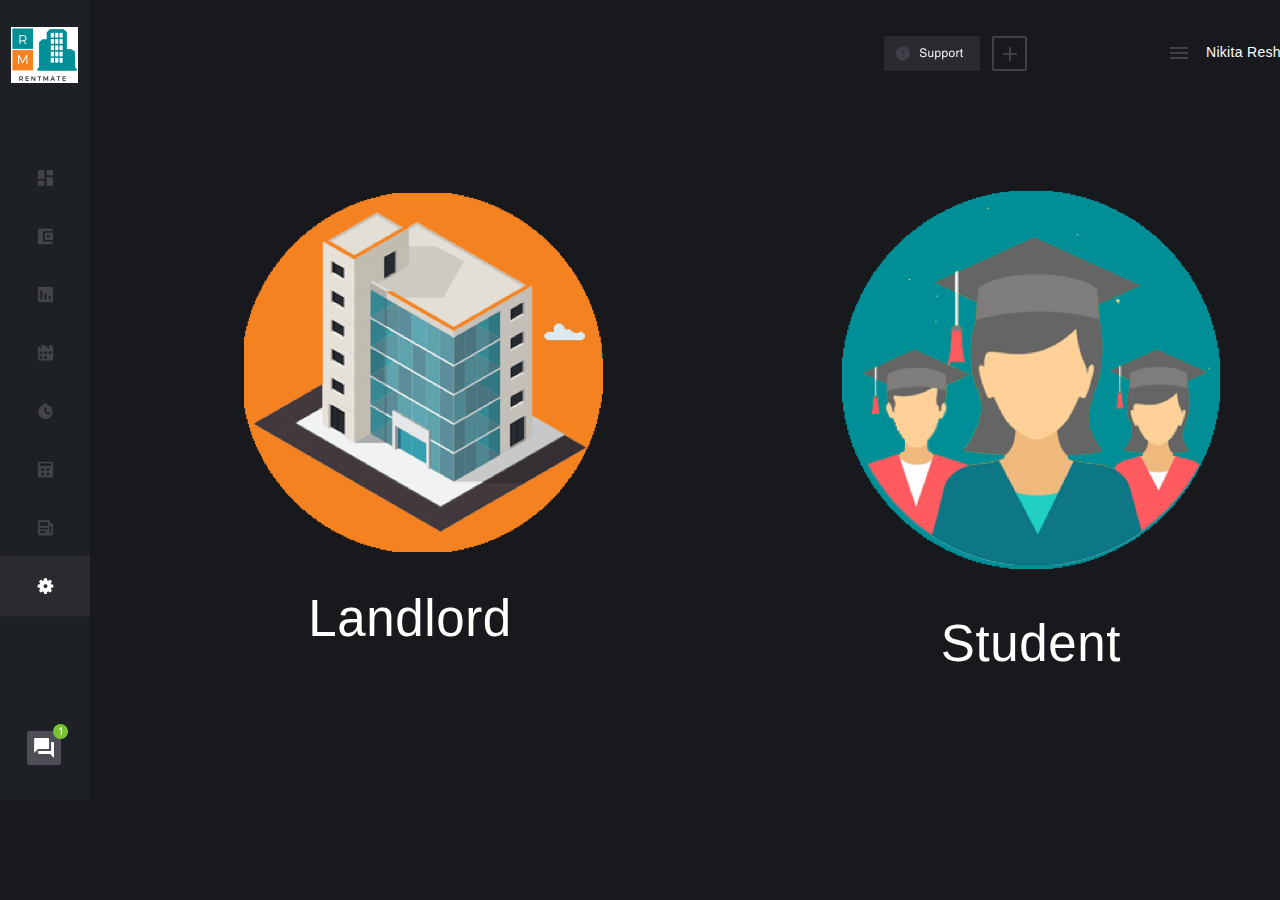
<file: index.html>
<!DOCTYPE html>
<html>
    <head>
        <link href="./img/favicon.png" rel="shortcut icon"/>
        <meta charset="utf-8"/>
        <meta content="width=1400, maximum-scale=1.0" name="viewport"/>
        <link href="./css/index.css" rel="stylesheet" type="text/css"/>
        <meta content="Launchpad by Anima" name="author">
        </meta>
    </head>
    <body style="margin: 0;
 background: rgba(24, 25, 29, 1.0);">
        <input id="anPageName" name="page" type="hidden" value="index"/>
        <div class="index">
            <div style="width: 1400px; height: 100%; position:relative; margin:auto;">
                <div class="rectangle">
                </div>
                <div class="nikitaresheteev">
                    <span class="span1">Nikita Reshetee</span><span class="span2">v</span>
                </div>
                <img anima-src="./img/dashboard-landlord-mask-1@2x.png" class="mask" src="[data-uri]"/>
                <img anima-src="./img/tenant-profile-landlord-mask-1@2x.png" class="mask1" src="[data-uri]"/>
                <div class="rectangle1">
                </div>
                <img anima-src="./img/index-mask-2@2x.png" class="mask2" src="[data-uri]"/>
                <img anima-src="./img/dashboard-tenant-group-5@2x.png" class="group5" src="[data-uri]"/>
                <div class="group8">
                    <img anima-src="./img/tenant-profile-landlord-group-7-1.png" class="group7" src="[data-uri]"/>
                </div>
                <img anima-src="./img/tenant-profile-landlord-final-logo@2x.png" class="finallogo" src="[data-uri]"/>
                <div class="landlord">
                    Landlord
                </div>
                <div class="student">
                    Student
                </div>
                <a href="dashboardlandlord1.html">
                    <img anima-src="./img/index-home.png" class="home" src="[data-uri]"/>
                </a>
                <a href="tenantprofilelandlord.html">
                    <img anima-src="./img/index-m1.png" class="m1" src="[data-uri]"/>
                </a>
            </div>
        </div>
        <!-- Scripts -->
        <script>
            anima_isHidden = function(e) {
                if (!(e instanceof HTMLElement)) return !1;
                if (getComputedStyle(e).display == "none") return !0; else if (e.parentNode && anima_isHidden(e.parentNode)) return !0;
                return !1;
            };
            anima_loadAsyncSrcForTag = function(tag) {
                var elements = document.getElementsByTagName(tag);
                var toLoad = [];
                for (var i = 0; i < elements.length; i++) {
                    var e = elements[i];
                    var src = e.getAttribute("src");
                    var loaded = (src != undefined && src.length > 0 && src != '[data-uri]');
                    if (loaded) continue;
                    var asyncSrc = e.getAttribute("anima-src");
                    if (asyncSrc == undefined || asyncSrc.length == 0) continue;
                    if (anima_isHidden(e)) continue;
                    toLoad.push(e);
                }
                toLoad.sort(function(a, b) {
                    return anima_getTop(a) - anima_getTop(b);
                });
                for (var i = 0; i < toLoad.length; i++) {
                    var e = toLoad[i];
                    var asyncSrc = e.getAttribute("anima-src");
                    e.setAttribute("src", asyncSrc);
                }
            };
            anima_pauseHiddenVideos = function(tag) {
                var elements = document.getElementsByTagName("video");
                for (var i = 0; i < elements.length; i++) {
                    var e = elements[i];
                    var isPlaying = !!(e.currentTime > 0 && !e.paused && !e.ended && e.readyState > 2);
                    var isHidden = anima_isHidden(e);
                    if (!isPlaying && !isHidden && e.getAttribute("autoplay") == "autoplay") {
                        e.play();
                    } else if (isPlaying && isHidden) {
                        e.pause();
                    }
                }
            };
            anima_loadAsyncSrc = function(tag) {
                anima_loadAsyncSrcForTag("img");
                anima_loadAsyncSrcForTag("iframe");
                anima_loadAsyncSrcForTag("video");
                anima_pauseHiddenVideos();
            };
            var anima_getTop = function(e) {
                var top = 0;
                do {
                    top += e.offsetTop || 0;
                    e = e.offsetParent;
                } while (e);
                return top;
            };
            anima_loadAsyncSrc();
            anima_old_onResize = window.onresize;
            anima_new_onResize = undefined;
            anima_updateOnResize = function() {
                if (anima_new_onResize == undefined || window.onresize != anima_new_onResize) {
                    anima_new_onResize = function(x) {
                        if (anima_old_onResize != undefined) anima_old_onResize(x);
                        anima_loadAsyncSrc();
                    };
                    window.onresize = anima_new_onResize;
                    setTimeout(function() {
                        anima_updateOnResize();
                    }, 3000);
                }
            };
            anima_updateOnResize();
            setTimeout(function() {
                anima_loadAsyncSrc();
            }, 200);
        </script>
        <!-- End of Scripts -->
    </body>
</html>
</file>
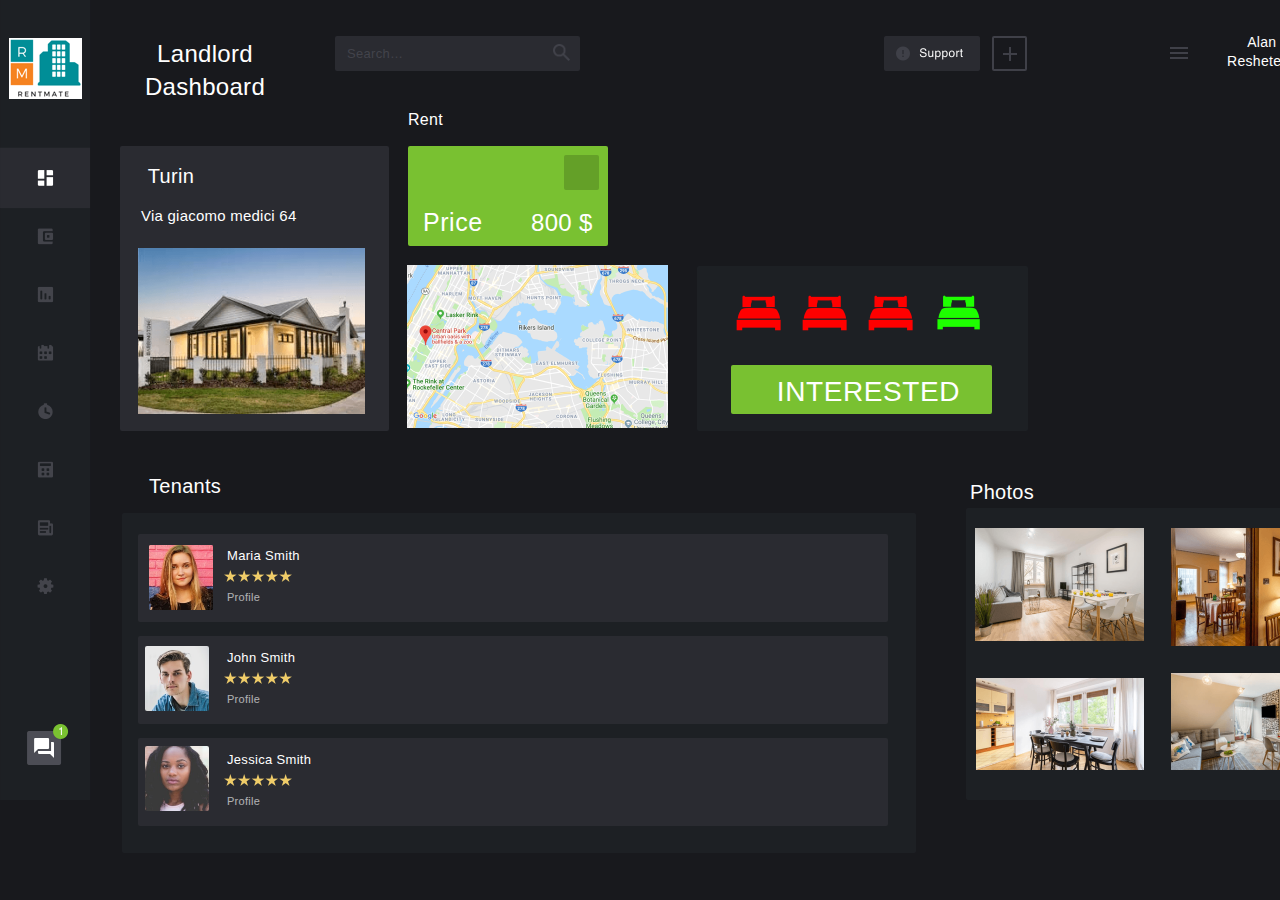
<file: dashboardlandlord.html>
<!DOCTYPE html>
<html>
    <head>
        <link href="./img/favicon.png" rel="shortcut icon"/>
        <meta charset="utf-8"/>
        <meta content="width=1400, maximum-scale=1.0" name="viewport"/>
        <link href="./css/dashboardLandlord.css" rel="stylesheet" type="text/css"/>
        <meta content="Launchpad by Anima" name="author">
        </meta>
    </head>
    <body style="margin: 0;
 background: rgba(24, 25, 29, 1.0);">
        <input id="anPageName" name="page" type="hidden" value="dashboardlandlord"/>
        <div class="dashboardlandlord">
            <div style="width: 1400px; height: 100%; position:relative; margin:auto;">
                <div class="rectangle">
                </div>
                <div class="turin">
                    Turin
                </div>
                <div class="tenants">
                    Tenants
                </div>
                <div class="photos">
                    Photos
                </div>
                <div class="rectangle1">
                </div>
                <div class="rectangle2">
                </div>
                <div class="rectangle3">
                </div>
                <div class="rectangle4">
                </div>
                <div class="rectangle5">
                </div>
                <div class="viagiacomomedici6">
                    Via giacomo medici 64
                </div>
                <div class="landlorddashboard">
                    Landlord Dashboard
                </div>
                <div class="alanresheteev">
                    <span class="span1">Alan<br /> Reshetee</span><span class="span2">v</span>
                </div>
                <div class="searchu2026">
                    <span class="span1">Search</span><span class="span2">…</span>
                </div>
                <div class="price">
                    Price
                </div>
                <div class="a800">
                    800 $
                </div>
                <div class="rent">
                    Rent
                </div>
                <div class="group3">
                    <div class="rectangle31">
                    </div>
                </div>
                <img anima-src="./img/index-mask-2@2x.png" class="mask" src="[data-uri]"/>
                <img anima-src="./img/dashboard-landlord-mask-1@2x.png" class="mask1" src="[data-uri]"/>
                <div class="group5">
                    <img anima-src="./img/dashboard-landlord-rectangle-5.jpg" class="rectangle8" src="[data-uri]"/>
                </div>
                <img anima-src="./img/dashboard-landlord-mask-2@2x.png" class="mask2" src="[data-uri]"/>
                <div class="rectangle11">
                </div>
                <div class="rectangle111">
                </div>
                <div class="rectangle112">
                </div>
                <div class="rectangle113">
                </div>
                <div class="rectangle114">
                </div>
                <div class="rectangle115">
                </div>
                <div class="group">
                    <div class="rectangle12">
                    </div>
                    <img anima-src="./img/dashboard-landlord-stars-4@2x.png" class="stars" src="[data-uri]"/>
                    <div class="mariasmith">
                        Maria Smith
                    </div>
                    <div class="profile">
                        Profile
                    </div>
                </div>
                <div class="group1">
                    <div class="rectangle12">
                    </div>
                    <img anima-src="./img/dashboard-landlord-stars-4@2x.png" class="stars" src="[data-uri]"/>
                    <div class="johnsmith">
                        John Smith
                    </div>
                    <div class="profile">
                        Profile
                    </div>
                </div>
                <div class="group2">
                    <div class="rectangle12">
                    </div>
                    <img anima-src="./img/dashboard-landlord-stars-4@2x.png" class="stars" src="[data-uri]"/>
                    <div class="jessicasmith">
                        Jessica Smith
                    </div>
                    <div class="profile">
                        Profile
                    </div>
                </div>
                <div class="group51">
                    <img anima-src="./img/dashboard-landlord-rectangle-1.jpg" class="rectangle8" src="[data-uri]"/>
                </div>
                <div class="group52">
                    <img anima-src="./img/dashboard-landlord-rectangle-2.jpg" class="rectangle8" src="[data-uri]"/>
                </div>
                <div class="group53">
                    <img anima-src="./img/dashboard-landlord-rectangle-3.jpg" class="rectangle8" src="[data-uri]"/>
                </div>
                <style>
                    .dashboardlandlord .group54-xn4F * {
                        box-sizing          : border-box;
                    }
                    .dashboardlandlord .group54-xn4F {
                        pointer-events      : auto;
                        background-color    : rgba(255,255,255,0.0);
                        top                 : 545px;
                        height              : 65px;
                        width               : 64px;
                        position            : absolute;
                        margin              : 0;
                        left                : 149px;
                        -ms-transform       : rotate(0deg); /* IE 9 */
                        -webkit-transform   : rotate(0deg); /* Chrome, Safari, Opera */
                        transform           : rotate(0deg);
                    }
                    .dashboardlandlord .group54-xn4F .rectangle8 {
                        pointer-events      : none;
                        background-color    : rgba(255,255,255,0.0);
                        top                 : 0px;
                        height              : 65px;
                        width               : 64px;
                        position            : absolute;
                        margin              : 0;
                        left                : 0px;
                        border-radius       : 2px;
                        -ms-transform       : rotate(0deg); /* IE 9 */
                        -webkit-transform   : rotate(0deg); /* Chrome, Safari, Opera */
                        transform           : rotate(0deg);
                    }
                </style>
                <div id="0moVItW">
                    <a href="tenantprofilelandlord1.html">
                        <div class="group54 group54-xn4F component state1" data-initial-state="state1">
                            <img class="rectangle8" src="./img/dashboard-landlord-rectangle-1.jpg"/>
                        </div>
                    </a>
                </div>
                <script>
                    if (typeof String.prototype.endsWith !== 'function') {
                        String.prototype.endsWith = function(suffix) {
                            return this.indexOf(suffix, this.length - suffix.length) !== -1;
                        };
                    }
                    if (!String.prototype.startsWith) {
                        String.prototype.startsWith = function(searchString, position) {
                            position = position || 0;
                            return this.indexOf(searchString, position) === position;
                        };
                    }
                    if (!Array.prototype.forEach) {
                        Array.prototype.forEach = function(callback) {
                            var T, k;
                            if (this == null) {
                                throw new TypeError('this is null or not defined');
                            }
                            var O = Object(this);
                            var len = O.length >>> 0;
                            if (typeof callback !== 'function') {
                                throw new TypeError(callback + ' is not a function');
                            }
                            if (arguments.length > 1) {
                                T = arguments[1];
                            }
                            k = 0;
                            while (k < len) {
                                var kValue;
                                if (k in O) {
                                    kValue = O[k];
                                    callback.call(T, kValue, k, O);
                                }
                                k++;
                            }
                        };
                    }
                    function toArray(obj) {
                        var array = [];
                        for (var i = obj.length >>> 0; i--; ) {
                            array[i] = obj[i];
                        }
                        return array;
                    }
                    function addClass(object, className) {
                        object.classList ? object.classList.add(className) : object.className += ' ' + className;
                    }
                    function removeAllClassesButFirst(component, skipClass) {
                        var classList = component.classList;
                        var componentClass = classList.item(0);
                        var toRemove = [];
                        var beforeComponent = true;
                        toArray(classList).forEach(function(className) {
                            beforeComponent = beforeComponent && className != 'component';
                            if (className != skipClass && className != componentClass && className != 'component' && !beforeComponent) {
                                toRemove.push(className);
                            }
                        });
                        toRemove.forEach(function(className) {
                            classList.remove(className);
                        });
                    }
                    function applyState(component, stateClass) {
                        var componentClass = component.classList.item(0);
                        component.className = componentClass;
                        component.classList.add(stateClass);
                    }
                    function isCurrentState(component, state) {
                        var classList = component.classList;
                        var rv = false;
                        toArray(classList).forEach(function(className) {
                            if (className.endsWith(state)) {
                                rv = true;
                            }
                        });
                        return rv;
                    }
                    function whichTransitionEvent() {
                        var t, el = document.createElement("fakeelement");
                        var transitions = {
                            "transition": "transitionend",
                            "OTransition": "oTransitionEnd",
                            "MozTransition": "transitionend",
                            "WebkitTransition": "webkitTransitionEnd"
                        };
                        for (t in transitions) {
                            if (el.style[t] !== undefined) {
                                return transitions[t];
                            }
                        }
                    }
                    var transitionEvent = whichTransitionEvent();
                </script>
                <img anima-src="./img/dashboard-tenant-group-5@2x.png" class="group55" src="[data-uri]"/>
                <a href="index.html">
                    <div class="group8">
                        <img anima-src="./img/dashboard-landlord-group-7-1.png" class="group7" src="[data-uri]"/>
                    </div>
                </a>
                <img anima-src="./img/dashboard-landlord-bitmap@2x.png" class="bitmap" src="[data-uri]"/>
                <div class="rectangle6">
                </div>
                <div class="interested">
                    INTERESTED
                </div>
                <img anima-src="./img/dashboard-landlord-bedfull-2@2x.png" class="bedfull" src="[data-uri]"/>
                <img anima-src="./img/dashboard-landlord-bedfull-2@2x.png" class="bedfull1" src="[data-uri]"/>
                <img anima-src="./img/dashboard-landlord-bedfull-2@2x.png" class="bedfull2" src="[data-uri]"/>
                <img anima-src="./img/dashboard-landlord-bed@2x.png" class="bed" src="[data-uri]"/>
                <img anima-src="./img/dashboard-landlord-schermata-2019-07-15-alle-190324@2x.png" class="schermata20190715alle190324" src="[data-uri]"/>
                <div class="rectangle7">
                </div>
                <img anima-src="./img/dashboard-landlord-bitmap-1@2x.png" class="bitmap1" src="[data-uri]"/>
                <img anima-src="./img/dashboard-landlord-bitmap-2@2x.png" class="bitmap2" src="[data-uri]"/>
                <img anima-src="./img/dashboard-landlord-bitmap-3@2x.png" class="bitmap3" src="[data-uri]"/>
                <img anima-src="./img/dashboard-landlord-bitmap-4@2x.png" class="bitmap4" src="[data-uri]"/>
            </div>
        </div>
        <!-- Scripts -->
        <script>
            anima_isHidden = function(e) {
                if (!(e instanceof HTMLElement)) return !1;
                if (getComputedStyle(e).display == "none") return !0; else if (e.parentNode && anima_isHidden(e.parentNode)) return !0;
                return !1;
            };
            anima_loadAsyncSrcForTag = function(tag) {
                var elements = document.getElementsByTagName(tag);
                var toLoad = [];
                for (var i = 0; i < elements.length; i++) {
                    var e = elements[i];
                    var src = e.getAttribute("src");
                    var loaded = (src != undefined && src.length > 0 && src != '[data-uri]');
                    if (loaded) continue;
                    var asyncSrc = e.getAttribute("anima-src");
                    if (asyncSrc == undefined || asyncSrc.length == 0) continue;
                    if (anima_isHidden(e)) continue;
                    toLoad.push(e);
                }
                toLoad.sort(function(a, b) {
                    return anima_getTop(a) - anima_getTop(b);
                });
                for (var i = 0; i < toLoad.length; i++) {
                    var e = toLoad[i];
                    var asyncSrc = e.getAttribute("anima-src");
                    e.setAttribute("src", asyncSrc);
                }
            };
            anima_pauseHiddenVideos = function(tag) {
                var elements = document.getElementsByTagName("video");
                for (var i = 0; i < elements.length; i++) {
                    var e = elements[i];
                    var isPlaying = !!(e.currentTime > 0 && !e.paused && !e.ended && e.readyState > 2);
                    var isHidden = anima_isHidden(e);
                    if (!isPlaying && !isHidden && e.getAttribute("autoplay") == "autoplay") {
                        e.play();
                    } else if (isPlaying && isHidden) {
                        e.pause();
                    }
                }
            };
            anima_loadAsyncSrc = function(tag) {
                anima_loadAsyncSrcForTag("img");
                anima_loadAsyncSrcForTag("iframe");
                anima_loadAsyncSrcForTag("video");
                anima_pauseHiddenVideos();
            };
            var anima_getTop = function(e) {
                var top = 0;
                do {
                    top += e.offsetTop || 0;
                    e = e.offsetParent;
                } while (e);
                return top;
            };
            anima_loadAsyncSrc();
            anima_old_onResize = window.onresize;
            anima_new_onResize = undefined;
            anima_updateOnResize = function() {
                if (anima_new_onResize == undefined || window.onresize != anima_new_onResize) {
                    anima_new_onResize = function(x) {
                        if (anima_old_onResize != undefined) anima_old_onResize(x);
                        anima_loadAsyncSrc();
                    };
                    window.onresize = anima_new_onResize;
                    setTimeout(function() {
                        anima_updateOnResize();
                    }, 3000);
                }
            };
            anima_updateOnResize();
            setTimeout(function() {
                anima_loadAsyncSrc();
            }, 200);
        </script>
        <!-- End of Scripts -->
    </body>
</html>
</file>
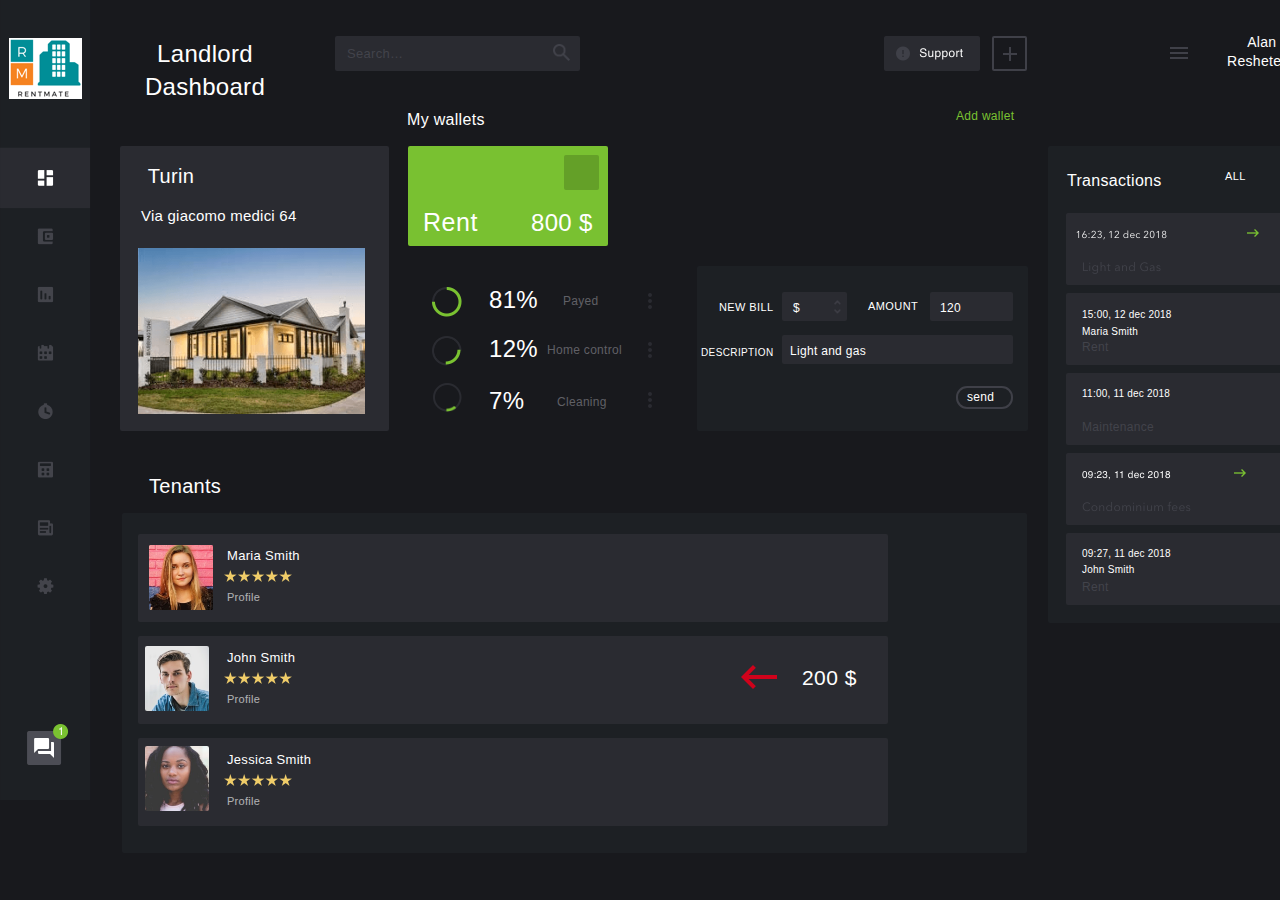
<file: dashboardlandlord1.html>
<!DOCTYPE html>
<html>
    <head>
        <link href="./img/favicon.png" rel="shortcut icon"/>
        <meta charset="utf-8"/>
        <meta content="width=1400, maximum-scale=1.0" name="viewport"/>
        <link href="./css/dashboardLandlord1.css" rel="stylesheet" type="text/css"/>
        <meta content="Launchpad by Anima" name="author">
        </meta>
    </head>
    <body style="margin: 0;
 background: rgba(24, 25, 29, 1.0);">
        <input id="anPageName" name="page" type="hidden" value="dashboardlandlord1"/>
        <div class="dashboardlandlord1">
            <div style="width: 1400px; height: 100%; position:relative; margin:auto;">
                <div class="rectangle">
                </div>
                <div class="turin">
                    Turin
                </div>
                <div class="tenants">
                    Tenants
                </div>
                <div class="rectangle1">
                </div>
                <div class="rectangle2">
                </div>
                <div class="rectangle3">
                </div>
                <div class="rectangle4">
                </div>
                <img anima-src="./img/dashboard-landlord-group@2x.png" class="group" src="[data-uri]"/>
                <img anima-src="./img/dashboard-landlord-group@2x.png" class="group1" src="[data-uri]"/>
                <div class="rectangle5">
                </div>
                <div class="description">
                    DESCRIPTION
                </div>
                <div class="amount">
                    AMOUNT
                </div>
                <div class="rectangle6">
                </div>
                <div class="viagiacomomedici6">
                    Via giacomo medici 64
                </div>
                <div class="landlorddashboard">
                    Landlord Dashboard
                </div>
                <div class="payed">
                    Payed
                </div>
                <div class="homecontrol">
                    Home control
                </div>
                <div class="cleaning">
                    Cleaning
                </div>
                <div class="a81">
                    <span class="span1">81%</span><span class="span2"> </span>
                </div>
                <div class="a12">
                    <span class="span1">12%</span><span class="span2"> </span>
                </div>
                <div class="a7">
                    7%
                </div>
                <div class="alanresheteev">
                    <span class="span1">Alan<br /> Reshetee</span><span class="span2">v</span>
                </div>
                <div class="searchu2026">
                    <span class="span1">Search</span><span class="span2">…</span>
                </div>
                <div class="transactions">
                    <span class="span1">Transactio</span><span class="span2">ns</span>
                </div>
                <div class="rent">
                    Rent
                </div>
                <div class="a800">
                    800 $
                </div>
                <div class="group2">
                    <img anima-src="./img/dashboard-landlord-oval-4@2x.png" class="oval42" src="[data-uri]"/>
                    <img anima-src="./img/dashboard-landlord-oval-4-1@2x.png" class="oval41" src="[data-uri]"/>
                </div>
                <div class="group21">
                    <img anima-src="./img/dashboard-landlord-oval-4-2@2x.png" class="oval42" src="[data-uri]"/>
                    <img anima-src="./img/dashboard-landlord-oval-4-3@2x.png" class="oval41" src="[data-uri]"/>
                </div>
                <div class="all">
                    <span class="span1">AL</span><span class="span2">L</span>
                </div>
                <div class="recent">
                    <span class="span1">RECEN</span><span class="span2">T</span>
                </div>
                <div class="mywallets">
                    My wallets
                </div>
                <div class="group3">
                    <div class="rectangle31">
                    </div>
                </div>
                <div class="u0410ddwallet">
                    Аdd wallet
                </div>
                <div class="rectangle14">
                </div>
                <div class="newbill">
                    NEW BILL
                </div>
                <div class="rectangle141">
                </div>
                <div class="rectangle142">
                </div>
                <div class="rectangle13">
                </div>
                <div class="label1">
                    $
                </div>
                <div class="a120">
                    120
                </div>
                <div class="lightandgas">
                    Light and gas
                </div>
                <div class="send">
                    send
                </div>
                <img anima-src="./img/index-mask-2@2x.png" class="mask" src="[data-uri]"/>
                <img anima-src="./img/dashboard-landlord-mask-4@2x.png" class="mask1" src="[data-uri]"/>
                <img anima-src="./img/dashboard-landlord-mask-1@2x.png" class="mask2" src="[data-uri]"/>
                <div class="group5">
                    <img anima-src="./img/dashboard-landlord-rectangle-5.jpg" class="rectangle7" src="[data-uri]"/>
                </div>
                <img anima-src="./img/dashboard-landlord-mask-2@2x.png" class="mask3" src="[data-uri]"/>
                <div class="rectangle11">
                </div>
                <div class="rectangle111">
                </div>
                <div class="rectangle112">
                </div>
                <div class="rectangle113">
                </div>
                <div class="rectangle114">
                </div>
                <div class="rectangle115">
                </div>
                <img anima-src="./img/dashboard-landlord-mask-9@2x.png" class="mask4" src="[data-uri]"/>
                <img anima-src="./img/dashboard-landlord-mask-9@2x.png" class="mask5" src="[data-uri]"/>
                <img anima-src="./img/dashboard-landlord-mask-9@2x.png" class="mask6" src="[data-uri]"/>
                <div class="group4">
                    <div class="rectangle12">
                    </div>
                    <img anima-src="./img/dashboard-landlord-stars-4@2x.png" class="stars" src="[data-uri]"/>
                    <div class="mariasmith">
                        Maria Smith
                    </div>
                    <div class="profile">
                        Profile
                    </div>
                </div>
                <div class="group6">
                    <div class="rectangle12">
                    </div>
                    <img anima-src="./img/dashboard-landlord-stars-4@2x.png" class="stars" src="[data-uri]"/>
                    <div class="johnsmith">
                        John Smith
                    </div>
                    <div class="a200">
                        200 $
                    </div>
                    <div class="profile">
                        Profile
                    </div>
                </div>
                <div class="group7">
                    <div class="rectangle12">
                    </div>
                    <img anima-src="./img/dashboard-landlord-stars-4@2x.png" class="stars" src="[data-uri]"/>
                    <div class="jessicasmith">
                        Jessica Smith
                    </div>
                    <div class="profile">
                        Profile
                    </div>
                </div>
                <div class="group51">
                    <img anima-src="./img/dashboard-landlord-rectangle-1.jpg" class="rectangle7" src="[data-uri]"/>
                </div>
                <div class="group52">
                    <img anima-src="./img/dashboard-landlord-rectangle-2.jpg" class="rectangle7" src="[data-uri]"/>
                </div>
                <div class="group53">
                    <img anima-src="./img/dashboard-landlord-rectangle-3.jpg" class="rectangle7" src="[data-uri]"/>
                </div>
                <style>
                    .dashboardlandlord1 .group54-e9Sr * {
                        box-sizing          : border-box;
                    }
                    .dashboardlandlord1 .group54-e9Sr {
                        pointer-events      : auto;
                        background-color    : rgba(255,255,255,0.0);
                        top                 : 545px;
                        height              : 65px;
                        width               : 64px;
                        position            : absolute;
                        margin              : 0;
                        left                : 149px;
                        -ms-transform       : rotate(0deg); /* IE 9 */
                        -webkit-transform   : rotate(0deg); /* Chrome, Safari, Opera */
                        transform           : rotate(0deg);
                    }
                    .dashboardlandlord1 .group54-e9Sr .rectangle7 {
                        pointer-events      : none;
                        background-color    : rgba(255,255,255,0.0);
                        top                 : 0px;
                        height              : 65px;
                        width               : 64px;
                        position            : absolute;
                        margin              : 0;
                        left                : 0px;
                        border-radius       : 2px;
                        -ms-transform       : rotate(0deg); /* IE 9 */
                        -webkit-transform   : rotate(0deg); /* Chrome, Safari, Opera */
                        transform           : rotate(0deg);
                    }
                </style>
                <div id="ssxVeae">
                    <a href="tenantprofilelandlord1.html">
                        <div class="group54 group54-e9Sr component state1" data-initial-state="state1">
                            <img class="rectangle7" src="./img/dashboard-landlord-rectangle-1.jpg"/>
                        </div>
                    </a>
                </div>
                <script>
                    if (typeof String.prototype.endsWith !== 'function') {
                        String.prototype.endsWith = function(suffix) {
                            return this.indexOf(suffix, this.length - suffix.length) !== -1;
                        };
                    }
                    if (!String.prototype.startsWith) {
                        String.prototype.startsWith = function(searchString, position) {
                            position = position || 0;
                            return this.indexOf(searchString, position) === position;
                        };
                    }
                    if (!Array.prototype.forEach) {
                        Array.prototype.forEach = function(callback) {
                            var T, k;
                            if (this == null) {
                                throw new TypeError('this is null or not defined');
                            }
                            var O = Object(this);
                            var len = O.length >>> 0;
                            if (typeof callback !== 'function') {
                                throw new TypeError(callback + ' is not a function');
                            }
                            if (arguments.length > 1) {
                                T = arguments[1];
                            }
                            k = 0;
                            while (k < len) {
                                var kValue;
                                if (k in O) {
                                    kValue = O[k];
                                    callback.call(T, kValue, k, O);
                                }
                                k++;
                            }
                        };
                    }
                    function toArray(obj) {
                        var array = [];
                        for (var i = obj.length >>> 0; i--; ) {
                            array[i] = obj[i];
                        }
                        return array;
                    }
                    function addClass(object, className) {
                        object.classList ? object.classList.add(className) : object.className += ' ' + className;
                    }
                    function removeAllClassesButFirst(component, skipClass) {
                        var classList = component.classList;
                        var componentClass = classList.item(0);
                        var toRemove = [];
                        var beforeComponent = true;
                        toArray(classList).forEach(function(className) {
                            beforeComponent = beforeComponent && className != 'component';
                            if (className != skipClass && className != componentClass && className != 'component' && !beforeComponent) {
                                toRemove.push(className);
                            }
                        });
                        toRemove.forEach(function(className) {
                            classList.remove(className);
                        });
                    }
                    function applyState(component, stateClass) {
                        var componentClass = component.classList.item(0);
                        component.className = componentClass;
                        component.classList.add(stateClass);
                    }
                    function isCurrentState(component, state) {
                        var classList = component.classList;
                        var rv = false;
                        toArray(classList).forEach(function(className) {
                            if (className.endsWith(state)) {
                                rv = true;
                            }
                        });
                        return rv;
                    }
                    function whichTransitionEvent() {
                        var t, el = document.createElement("fakeelement");
                        var transitions = {
                            "transition": "transitionend",
                            "OTransition": "oTransitionEnd",
                            "MozTransition": "transitionend",
                            "WebkitTransition": "webkitTransitionEnd"
                        };
                        for (t in transitions) {
                            if (el.style[t] !== undefined) {
                                return transitions[t];
                            }
                        }
                    }
                    var transitionEvent = whichTransitionEvent();
                </script>
                <img anima-src="./img/dashboard-landlord-group-2@2x.png" class="group8" src="[data-uri]"/>
                <div class="group9">
                    <div class="rectangle12">
                    </div>
                    <div class="a150012dec2018">
                        <span class="span1">15:00</span><span class="span2">, 12 dec 2018</span>
                    </div>
                    <div class="mariasmith">
                        Maria Smith
                    </div>
                    <div class="a200">
                        200 $
                    </div>
                    <div class="rent1">
                        Rent
                    </div>
                </div>
                <div class="group10">
                    <div class="rectangle12">
                    </div>
                    <div class="a110011dec2018">
                        <span class="span1">11:00</span><span class="span2">, 11 dec 2018</span>
                    </div>
                    <div class="a28">
                        28 $
                    </div>
                    <div class="maintenance">
                        Maintenance
                    </div>
                </div>
                <img anima-src="./img/dashboard-tenant-group-3@2x.png" class="group11" src="[data-uri]"/>
                <img anima-src="./img/dashboard-tenant-mask-5@2x.png" class="mask7" src="[data-uri]"/>
                <div class="group12">
                    <div class="rectangle12">
                    </div>
                    <div class="a092711dec2018">
                        <span class="span1">09:2</span><span class="span2">7, 11 dec 2018</span>
                    </div>
                    <div class="johnsmith">
                        John Smith
                    </div>
                    <div class="a200">
                        200 $
                    </div>
                    <div class="rent1">
                        Rent
                    </div>
                </div>
                <img anima-src="./img/dashboard-landlord-oval-5@2x.png" class="oval5" src="[data-uri]"/>
                <img anima-src="./img/dashboard-landlord-oval-4-4@2x.png" class="oval4" src="[data-uri]"/>
                <img anima-src="./img/dashboard-tenant-group-5@2x.png" class="group55" src="[data-uri]"/>
                <a href="index.html">
                    <div class="group81">
                        <img anima-src="./img/dashboard-landlord-group-7-1.png" class="group71" src="[data-uri]"/>
                    </div>
                </a>
                <img anima-src="./img/dashboard-landlord-bitmap@2x.png" class="bitmap" src="[data-uri]"/>
            </div>
        </div>
        <!-- Scripts -->
        <script>
            anima_isHidden = function(e) {
                if (!(e instanceof HTMLElement)) return !1;
                if (getComputedStyle(e).display == "none") return !0; else if (e.parentNode && anima_isHidden(e.parentNode)) return !0;
                return !1;
            };
            anima_loadAsyncSrcForTag = function(tag) {
                var elements = document.getElementsByTagName(tag);
                var toLoad = [];
                for (var i = 0; i < elements.length; i++) {
                    var e = elements[i];
                    var src = e.getAttribute("src");
                    var loaded = (src != undefined && src.length > 0 && src != '[data-uri]');
                    if (loaded) continue;
                    var asyncSrc = e.getAttribute("anima-src");
                    if (asyncSrc == undefined || asyncSrc.length == 0) continue;
                    if (anima_isHidden(e)) continue;
                    toLoad.push(e);
                }
                toLoad.sort(function(a, b) {
                    return anima_getTop(a) - anima_getTop(b);
                });
                for (var i = 0; i < toLoad.length; i++) {
                    var e = toLoad[i];
                    var asyncSrc = e.getAttribute("anima-src");
                    e.setAttribute("src", asyncSrc);
                }
            };
            anima_pauseHiddenVideos = function(tag) {
                var elements = document.getElementsByTagName("video");
                for (var i = 0; i < elements.length; i++) {
                    var e = elements[i];
                    var isPlaying = !!(e.currentTime > 0 && !e.paused && !e.ended && e.readyState > 2);
                    var isHidden = anima_isHidden(e);
                    if (!isPlaying && !isHidden && e.getAttribute("autoplay") == "autoplay") {
                        e.play();
                    } else if (isPlaying && isHidden) {
                        e.pause();
                    }
                }
            };
            anima_loadAsyncSrc = function(tag) {
                anima_loadAsyncSrcForTag("img");
                anima_loadAsyncSrcForTag("iframe");
                anima_loadAsyncSrcForTag("video");
                anima_pauseHiddenVideos();
            };
            var anima_getTop = function(e) {
                var top = 0;
                do {
                    top += e.offsetTop || 0;
                    e = e.offsetParent;
                } while (e);
                return top;
            };
            anima_loadAsyncSrc();
            anima_old_onResize = window.onresize;
            anima_new_onResize = undefined;
            anima_updateOnResize = function() {
                if (anima_new_onResize == undefined || window.onresize != anima_new_onResize) {
                    anima_new_onResize = function(x) {
                        if (anima_old_onResize != undefined) anima_old_onResize(x);
                        anima_loadAsyncSrc();
                    };
                    window.onresize = anima_new_onResize;
                    setTimeout(function() {
                        anima_updateOnResize();
                    }, 3000);
                }
            };
            anima_updateOnResize();
            setTimeout(function() {
                anima_loadAsyncSrc();
            }, 200);
        </script>
        <!-- End of Scripts -->
    </body>
</html>
</file>
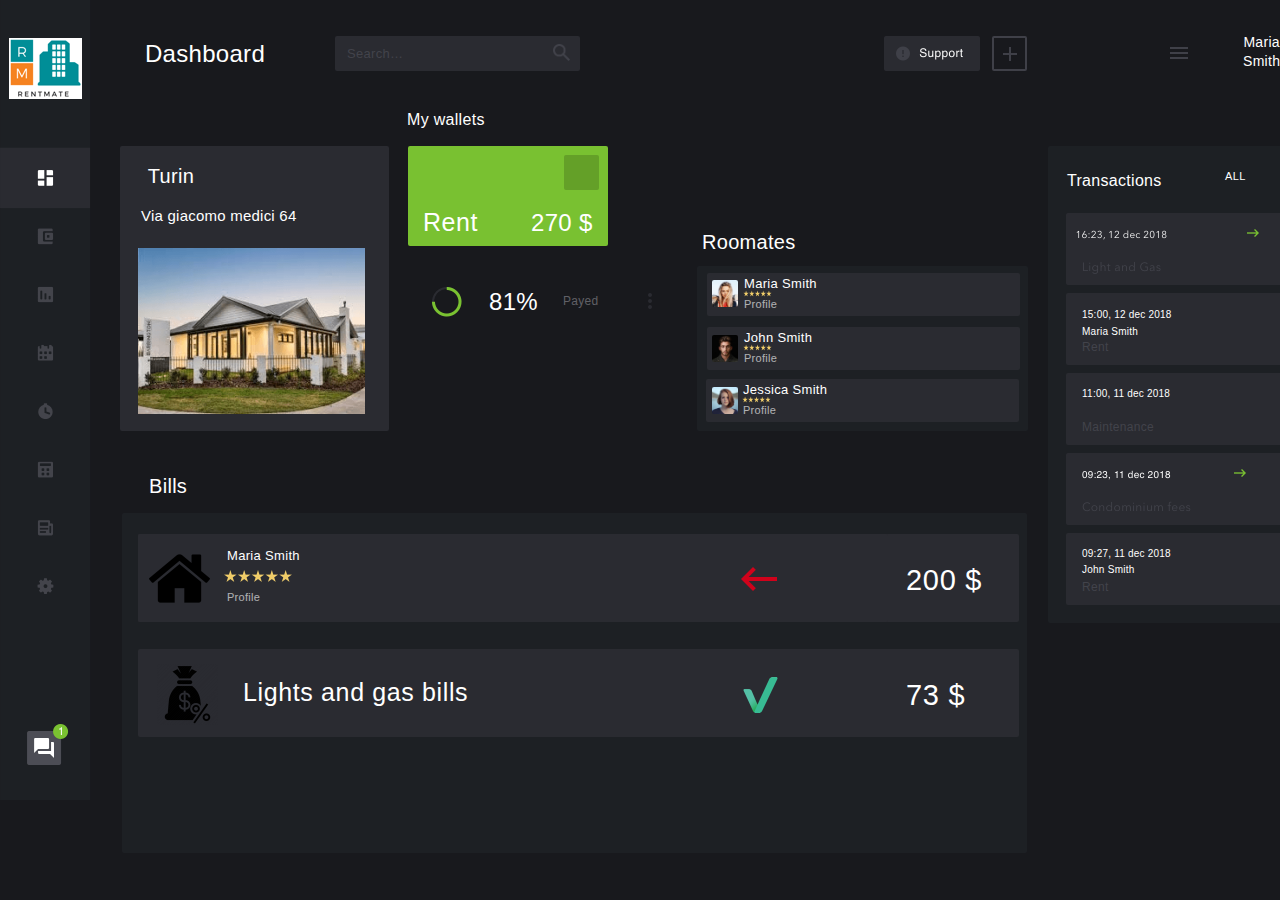
<file: dashboardtenant.html>
<!DOCTYPE html>
<html>
    <head>
        <link href="./img/favicon.png" rel="shortcut icon"/>
        <meta charset="utf-8"/>
        <meta content="width=1400, maximum-scale=1.0" name="viewport"/>
        <link href="./css/dashboardTenant.css" rel="stylesheet" type="text/css"/>
        <meta content="Launchpad by Anima" name="author">
        </meta>
    </head>
    <body style="margin: 0;
 background: rgba(24, 25, 29, 1.0);">
        <input id="anPageName" name="page" type="hidden" value="dashboardtenant"/>
        <div class="dashboardtenant">
            <div style="width: 1400px; height: 100%; position:relative; margin:auto;">
                <div class="rectangle">
                </div>
                <div class="turin">
                    Turin
                </div>
                <div class="bills">
                    Bills
                </div>
                <div class="roomates">
                    Roomates
                </div>
                <div class="rectangle1">
                </div>
                <div class="rectangle2">
                </div>
                <div class="rectangle3">
                </div>
                <div class="rectangle4">
                </div>
                <img anima-src="./img/dashboard-landlord-group@2x.png" class="group" src="[data-uri]"/>
                <img anima-src="./img/dashboard-landlord-group@2x.png" class="group1" src="[data-uri]"/>
                <div class="rectangle5">
                </div>
                <div class="rectangle6">
                </div>
                <div class="viagiacomomedici6">
                    Via giacomo medici 64
                </div>
                <div class="dashboard">
                    Dashboard
                </div>
                <div class="payed">
                    Payed
                </div>
                <div class="a81">
                    <span class="span1">81%</span><span class="span2"> </span>
                </div>
                <div class="mariasmith">
                    Maria <br />Smith
                </div>
                <div class="searchu2026">
                    <span class="span1">Search</span><span class="span2">…</span>
                </div>
                <div class="transactions">
                    <span class="span1">Transactio</span><span class="span2">ns</span>
                </div>
                <div class="rent">
                    Rent
                </div>
                <div class="a270">
                    270 $
                </div>
                <div class="group2">
                    <img anima-src="./img/dashboard-landlord-oval-4@2x.png" class="oval4" src="[data-uri]"/>
                    <img anima-src="./img/dashboard-landlord-oval-4-1@2x.png" class="oval41" src="[data-uri]"/>
                </div>
                <div class="all">
                    <span class="span1">AL</span><span class="span2">L</span>
                </div>
                <div class="recent">
                    <span class="span1">RECEN</span><span class="span2">T</span>
                </div>
                <div class="mywallets">
                    My wallets
                </div>
                <div class="group3">
                    <div class="rectangle31">
                    </div>
                </div>
                <img anima-src="./img/index-mask-2@2x.png" class="mask" src="[data-uri]"/>
                <img anima-src="./img/dashboard-landlord-mask-1@2x.png" class="mask1" src="[data-uri]"/>
                <div class="group5">
                    <img anima-src="./img/dashboard-landlord-rectangle-1.jpg" class="rectangle7" src="[data-uri]"/>
                </div>
                <img anima-src="./img/dashboard-landlord-mask-2@2x.png" class="mask2" src="[data-uri]"/>
                <div class="rectangle11">
                </div>
                <div class="rectangle111">
                </div>
                <div class="rectangle112">
                </div>
                <div class="rectangle113">
                </div>
                <div class="rectangle114">
                </div>
                <div class="rectangle115">
                </div>
                <img anima-src="./img/dashboard-landlord-mask-9@2x.png" class="mask3" src="[data-uri]"/>
                <div class="group4">
                    <div class="rectangle12">
                    </div>
                    <div class="rent1">
                        Rent
                    </div>
                    <img anima-src="./img/dashboard-tenant-bitmap@2x.png" class="bitmap3" src="[data-uri]"/>
                    <div class="a200">
                        200 $
                    </div>
                </div>
                <div class="group6">
                    <div class="rectangle12">
                    </div>
                    <div class="lightsandgasbills">
                        Lights and gas bills
                    </div>
                    <div class="a73">
                        73 $
                    </div>
                </div>
                <img anima-src="./img/dashboard-tenant-bitmap-1@2x.png" class="bitmap" src="[data-uri]"/>
                <img anima-src="./img/dashboard-landlord-group-2@2x.png" class="group7" src="[data-uri]"/>
                <div class="group8">
                    <div class="rectangle12">
                    </div>
                    <div class="a150012dec2018">
                        <span class="span1">15:00</span><span class="span2">, 12 dec 2018</span>
                    </div>
                    <div class="mariasmith1">
                        Maria Smith
                    </div>
                    <div class="a200">
                        200 $
                    </div>
                    <div class="rent1">
                        Rent
                    </div>
                </div>
                <div class="group9">
                    <div class="rectangle12">
                    </div>
                    <div class="a110011dec2018">
                        <span class="span1">11:00</span><span class="span2">, 11 dec 2018</span>
                    </div>
                    <div class="a28">
                        28 $
                    </div>
                    <div class="maintenance">
                        Maintenance
                    </div>
                </div>
                <img anima-src="./img/dashboard-tenant-group-3@2x.png" class="group10" src="[data-uri]"/>
                <img anima-src="./img/dashboard-tenant-mask-5@2x.png" class="mask4" src="[data-uri]"/>
                <div class="group11">
                    <div class="rectangle12">
                    </div>
                    <div class="a092711dec2018">
                        <span class="span1">09:2</span><span class="span2">7, 11 dec 2018</span>
                    </div>
                    <div class="johnsmith">
                        John Smith
                    </div>
                    <div class="a200">
                        200 $
                    </div>
                    <div class="rent1">
                        Rent
                    </div>
                </div>
                <img anima-src="./img/dashboard-tenant-group-5@2x.png" class="group51" src="[data-uri]"/>
                <a href="index.html">
                    <div class="group81">
                        <img anima-src="./img/dashboard-landlord-group-7-1.png" class="group71" src="[data-uri]"/>
                    </div>
                </a>
                <img anima-src="./img/dashboard-landlord-bitmap@2x.png" class="bitmap1" src="[data-uri]"/>
                <img anima-src="./img/dashboard-tenant-v@2x.png" class="v" src="[data-uri]"/>
                <div class="group12">
                    <div class="rectangle12">
                    </div>
                    <img anima-src="./img/dashboard-tenant-stars-1@2x.png" class="stars" src="[data-uri]"/>
                    <div class="mariasmith1">
                        Maria Smith
                    </div>
                    <div class="profile">
                        Profile
                    </div>
                </div>
                <div class="group13">
                    <div class="rectangle12">
                    </div>
                    <img anima-src="./img/dashboard-tenant-stars-1@2x.png" class="stars" src="[data-uri]"/>
                    <div class="johnsmith">
                        John Smith
                    </div>
                    <div class="profile">
                        Profile
                    </div>
                </div>
                <div class="group14">
                    <div class="rectangle12">
                    </div>
                    <img anima-src="./img/dashboard-tenant-stars-1@2x.png" class="stars" src="[data-uri]"/>
                    <div class="jessicasmith">
                        Jessica Smith
                    </div>
                    <div class="profile">
                        Profile
                    </div>
                </div>
                <div class="group52">
                    <img anima-src="./img/dashboard-tenant-rectangle-1.jpg" class="rectangle7" src="[data-uri]"/>
                </div>
                <div class="group53">
                    <img anima-src="./img/dashboard-tenant-rectangle-2.jpg" class="rectangle7" src="[data-uri]"/>
                </div>
                <div class="group54">
                    <img anima-src="./img/dashboard-tenant-rectangle-3.jpg" class="rectangle7" src="[data-uri]"/>
                </div>
                <div class="group15">
                    <div class="rectangle12">
                    </div>
                    <img anima-src="./img/dashboard-landlord-stars-4@2x.png" class="stars" src="[data-uri]"/>
                    <div class="mariasmith1">
                        Maria Smith
                    </div>
                    <div class="profile">
                        Profile
                    </div>
                </div>
                <div class="group16">
                    <div class="rectangle12">
                    </div>
                    <img anima-src="./img/dashboard-landlord-stars-4@2x.png" class="stars" src="[data-uri]"/>
                    <div class="mariasmith1">
                        Maria Smith
                    </div>
                    <div class="profile">
                        Profile
                    </div>
                </div>
                <img anima-src="./img/dashboard-tenant-mask-5@2x.png" class="mask5" src="[data-uri]"/>
                <img anima-src="./img/dashboard-tenant-bitmap-3@2x.png" class="bitmap2" src="[data-uri]"/>
            </div>
        </div>
        <!-- Scripts -->
        <script>
            anima_isHidden = function(e) {
                if (!(e instanceof HTMLElement)) return !1;
                if (getComputedStyle(e).display == "none") return !0; else if (e.parentNode && anima_isHidden(e.parentNode)) return !0;
                return !1;
            };
            anima_loadAsyncSrcForTag = function(tag) {
                var elements = document.getElementsByTagName(tag);
                var toLoad = [];
                for (var i = 0; i < elements.length; i++) {
                    var e = elements[i];
                    var src = e.getAttribute("src");
                    var loaded = (src != undefined && src.length > 0 && src != '[data-uri]');
                    if (loaded) continue;
                    var asyncSrc = e.getAttribute("anima-src");
                    if (asyncSrc == undefined || asyncSrc.length == 0) continue;
                    if (anima_isHidden(e)) continue;
                    toLoad.push(e);
                }
                toLoad.sort(function(a, b) {
                    return anima_getTop(a) - anima_getTop(b);
                });
                for (var i = 0; i < toLoad.length; i++) {
                    var e = toLoad[i];
                    var asyncSrc = e.getAttribute("anima-src");
                    e.setAttribute("src", asyncSrc);
                }
            };
            anima_pauseHiddenVideos = function(tag) {
                var elements = document.getElementsByTagName("video");
                for (var i = 0; i < elements.length; i++) {
                    var e = elements[i];
                    var isPlaying = !!(e.currentTime > 0 && !e.paused && !e.ended && e.readyState > 2);
                    var isHidden = anima_isHidden(e);
                    if (!isPlaying && !isHidden && e.getAttribute("autoplay") == "autoplay") {
                        e.play();
                    } else if (isPlaying && isHidden) {
                        e.pause();
                    }
                }
            };
            anima_loadAsyncSrc = function(tag) {
                anima_loadAsyncSrcForTag("img");
                anima_loadAsyncSrcForTag("iframe");
                anima_loadAsyncSrcForTag("video");
                anima_pauseHiddenVideos();
            };
            var anima_getTop = function(e) {
                var top = 0;
                do {
                    top += e.offsetTop || 0;
                    e = e.offsetParent;
                } while (e);
                return top;
            };
            anima_loadAsyncSrc();
            anima_old_onResize = window.onresize;
            anima_new_onResize = undefined;
            anima_updateOnResize = function() {
                if (anima_new_onResize == undefined || window.onresize != anima_new_onResize) {
                    anima_new_onResize = function(x) {
                        if (anima_old_onResize != undefined) anima_old_onResize(x);
                        anima_loadAsyncSrc();
                    };
                    window.onresize = anima_new_onResize;
                    setTimeout(function() {
                        anima_updateOnResize();
                    }, 3000);
                }
            };
            anima_updateOnResize();
            setTimeout(function() {
                anima_loadAsyncSrc();
            }, 200);
        </script>
        <!-- End of Scripts -->
    </body>
</html>
</file>
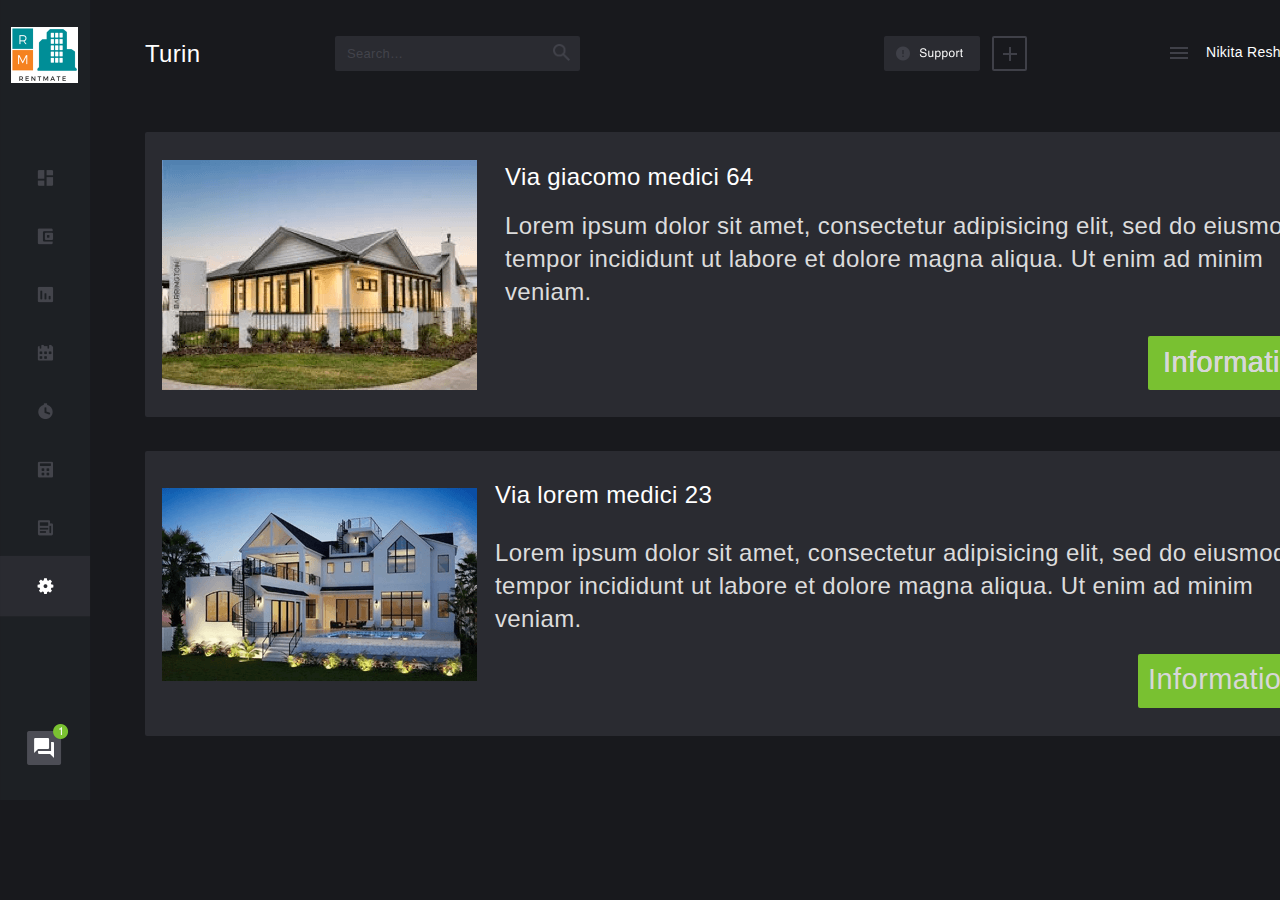
<file: tenantprofilelandlord.html>
<!DOCTYPE html>
<html>
    <head>
        <link href="./img/favicon.png" rel="shortcut icon"/>
        <meta charset="utf-8"/>
        <meta content="width=1400, maximum-scale=1.0" name="viewport"/>
        <link href="./css/tenantProfileLandlord.css" rel="stylesheet" type="text/css"/>
        <meta content="Launchpad by Anima" name="author">
        </meta>
    </head>
    <body style="margin: 0;
 background: rgba(24, 25, 29, 1.0);">
        <input id="anPageName" name="page" type="hidden" value="tenantprofilelandlord"/>
        <div class="tenantprofilelandlord">
            <div style="width: 1400px; height: 100%; position:relative; margin:auto;">
                <div class="rectangle">
                </div>
                <div class="rectangle1">
                </div>
                <div class="turin">
                    Turin
                </div>
                <div class="nikitaresheteev">
                    <span class="span1">Nikita Reshetee</span><span class="span2">v</span>
                </div>
                <div class="searchu2026">
                    <span class="span1">Search</span><span class="span2">…</span>
                </div>
                <img anima-src="./img/dashboard-landlord-mask-1@2x.png" class="mask" src="[data-uri]"/>
                <img anima-src="./img/tenant-profile-landlord-mask-1@2x.png" class="mask1" src="[data-uri]"/>
                <img anima-src="./img/dashboard-landlord-mask-2@2x.png" class="mask2" src="[data-uri]"/>
                <div class="rectangle2">
                </div>
                <img anima-src="./img/index-mask-2@2x.png" class="mask3" src="[data-uri]"/>
                <img anima-src="./img/dashboard-tenant-group-5@2x.png" class="group5" src="[data-uri]"/>
                <a href="index.html">
                    <div class="group8">
                        <img anima-src="./img/tenant-profile-landlord-group-7-1.png" class="group7" src="[data-uri]"/>
                    </div>
                </a>
                <img anima-src="./img/tenant-profile-landlord-final-logo@2x.png" class="finallogo" src="[data-uri]"/>
                <div class="rectangle3">
                </div>
                <div class="rectangle4">
                </div>
                <div class="viagiacomomedici6">
                    Via giacomo medici 64
                </div>
                <div class="rectangle5">
                </div>
                <div class="rectangle6">
                </div>
                <div class="loremipsumdolorsi">
                    Lorem ipsum dolor sit amet, consectetur adipisicing elit, sed do eiusmod tempor incididunt ut labore et dolore magna aliqua. Ut enim ad minim veniam.
                </div>
                <div class="loremipsumdolorsi1">
                    Lorem ipsum dolor sit amet, consectetur adipisicing elit, sed do eiusmod tempor incididunt ut labore et dolore magna aliqua. Ut enim ad minim veniam.
                </div>
                <div class="vialoremmedici23">
                    Via lorem medici 23<br />
                </div>
                <div class="information">
                    Information
                </div>
                <div class="information1">
                    Information
                </div>
                <div class="information2">
                    Information
                </div>
                <a href="dashboardlandlord.html">
                    <div class="information3">
                        Information
                    </div>
                </a>
                <div class="information4">
                    Information
                </div>
                <img anima-src="./img/tenant-profile-landlord-bitmap.png" class="bitmap" src="[data-uri]"/>
                <img anima-src="./img/tenant-profile-landlord-bitmap-1.png" class="bitmap1" src="[data-uri]"/>
                <img anima-src="./img/tenant-profile-landlord-scroolbar@2x.png" class="scroolbar" src="[data-uri]"/>
            </div>
        </div>
        <!-- Scripts -->
        <script>
            anima_isHidden = function(e) {
                if (!(e instanceof HTMLElement)) return !1;
                if (getComputedStyle(e).display == "none") return !0; else if (e.parentNode && anima_isHidden(e.parentNode)) return !0;
                return !1;
            };
            anima_loadAsyncSrcForTag = function(tag) {
                var elements = document.getElementsByTagName(tag);
                var toLoad = [];
                for (var i = 0; i < elements.length; i++) {
                    var e = elements[i];
                    var src = e.getAttribute("src");
                    var loaded = (src != undefined && src.length > 0 && src != '[data-uri]');
                    if (loaded) continue;
                    var asyncSrc = e.getAttribute("anima-src");
                    if (asyncSrc == undefined || asyncSrc.length == 0) continue;
                    if (anima_isHidden(e)) continue;
                    toLoad.push(e);
                }
                toLoad.sort(function(a, b) {
                    return anima_getTop(a) - anima_getTop(b);
                });
                for (var i = 0; i < toLoad.length; i++) {
                    var e = toLoad[i];
                    var asyncSrc = e.getAttribute("anima-src");
                    e.setAttribute("src", asyncSrc);
                }
            };
            anima_pauseHiddenVideos = function(tag) {
                var elements = document.getElementsByTagName("video");
                for (var i = 0; i < elements.length; i++) {
                    var e = elements[i];
                    var isPlaying = !!(e.currentTime > 0 && !e.paused && !e.ended && e.readyState > 2);
                    var isHidden = anima_isHidden(e);
                    if (!isPlaying && !isHidden && e.getAttribute("autoplay") == "autoplay") {
                        e.play();
                    } else if (isPlaying && isHidden) {
                        e.pause();
                    }
                }
            };
            anima_loadAsyncSrc = function(tag) {
                anima_loadAsyncSrcForTag("img");
                anima_loadAsyncSrcForTag("iframe");
                anima_loadAsyncSrcForTag("video");
                anima_pauseHiddenVideos();
            };
            var anima_getTop = function(e) {
                var top = 0;
                do {
                    top += e.offsetTop || 0;
                    e = e.offsetParent;
                } while (e);
                return top;
            };
            anima_loadAsyncSrc();
            anima_old_onResize = window.onresize;
            anima_new_onResize = undefined;
            anima_updateOnResize = function() {
                if (anima_new_onResize == undefined || window.onresize != anima_new_onResize) {
                    anima_new_onResize = function(x) {
                        if (anima_old_onResize != undefined) anima_old_onResize(x);
                        anima_loadAsyncSrc();
                    };
                    window.onresize = anima_new_onResize;
                    setTimeout(function() {
                        anima_updateOnResize();
                    }, 3000);
                }
            };
            anima_updateOnResize();
            setTimeout(function() {
                anima_loadAsyncSrc();
            }, 200);
        </script>
        <!-- End of Scripts -->
    </body>
</html>
</file>
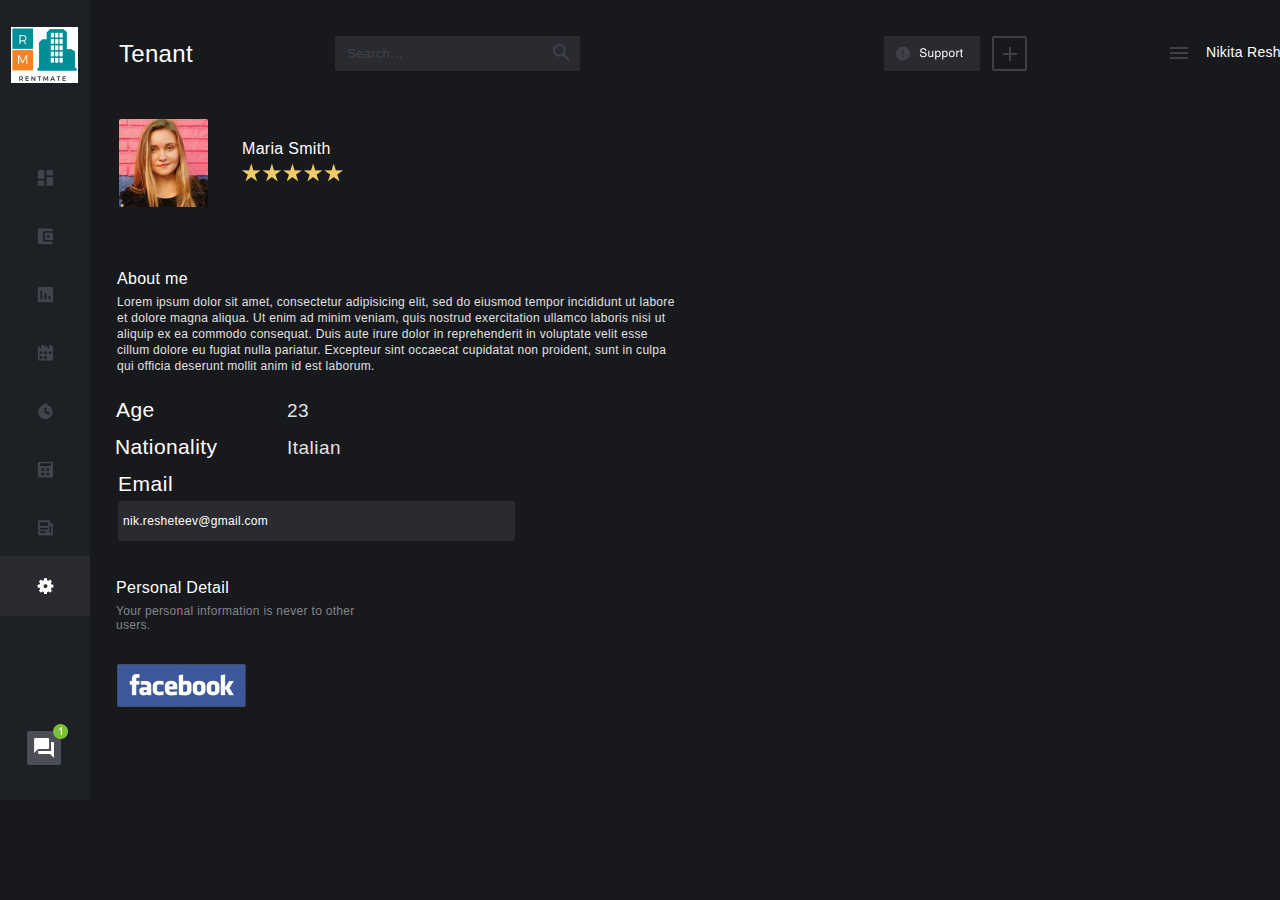
<file: tenantprofilelandlord1.html>
<!DOCTYPE html>
<html>
    <head>
        <link href="./img/favicon.png" rel="shortcut icon"/>
        <meta charset="utf-8"/>
        <meta content="width=1400, maximum-scale=1.0" name="viewport"/>
        <link href="./css/tenantProfileLandlord1.css" rel="stylesheet" type="text/css"/>
        <meta content="Launchpad by Anima" name="author">
        </meta>
    </head>
    <body style="margin: 0;
 background: rgba(24, 25, 29, 1.0);">
        <input id="anPageName" name="page" type="hidden" value="tenantprofilelandlord1"/>
        <div class="tenantprofilelandlord1">
            <div style="width: 1400px; height: 100%; position:relative; margin:auto;">
                <div class="rectangle">
                </div>
                <div class="rectangle1">
                </div>
                <div class="tenant">
                    Tenant
                </div>
                <div class="nikitaresheteev">
                    <span class="span1">Nikita Reshetee</span><span class="span2">v</span>
                </div>
                <div class="searchu2026">
                    <span class="span1">Search</span><span class="span2">…</span>
                </div>
                <img anima-src="./img/dashboard-landlord-mask-1@2x.png" class="mask" src="[data-uri]"/>
                <img anima-src="./img/tenant-profile-landlord-mask-1@2x.png" class="mask1" src="[data-uri]"/>
                <img anima-src="./img/dashboard-landlord-mask-2@2x.png" class="mask2" src="[data-uri]"/>
                <div class="rectangle2">
                </div>
                <img anima-src="./img/index-mask-2@2x.png" class="mask3" src="[data-uri]"/>
                <img anima-src="./img/dashboard-tenant-group-5@2x.png" class="group5" src="[data-uri]"/>
                <div class="mariasmith">
                    Maria Smith
                </div>
                <div class="aboutme">
                    About me
                </div>
                <div class="age">
                    Age
                </div>
                <div class="loremipsumdolorsi">
                    Lorem ipsum dolor sit amet, consectetur adipisicing elit, sed do eiusmod tempor incididunt ut labore et dolore magna aliqua. Ut enim ad minim veniam, quis nostrud exercitation ullamco laboris nisi ut aliquip ex ea commodo consequat. Duis aute irure dolor in reprehenderit in voluptate velit esse cillum dolore eu fugiat nulla pariatur. Excepteur sint occaecat cupidatat non proident, sunt in culpa qui officia deserunt mollit anim id est laborum.
                </div>
                <div class="a23">
                    23
                </div>
                <div class="nationality">
                    Nationality
                </div>
                <div class="italian">
                    Italian
                </div>
                <div class="email">
                    Email
                </div>
                <img anima-src="./img/tenant-profile-landlord-stars@2x.png" class="stars" src="[data-uri]"/>
                <div class="rectangle3">
                </div>
                <div class="nikresheteevgmail">
                    nik.resheteev@gmail.com
                </div>
                <div class="personaldetail">
                    Personal Detail
                </div>
                <div class="yourpersonalinform">
                    Your personal information is never to other users.
                </div>
                <a href="index.html">
                    <div class="group8">
                        <img anima-src="./img/tenant-profile-landlord-group-7-1.png" class="group7" src="[data-uri]"/>
                    </div>
                </a>
                <img anima-src="./img/tenant-profile-landlord-final-logo@2x.png" class="finallogo" src="[data-uri]"/>
                <img anima-src="./img/tenant-profile-landlord-facebook@2x.png" class="facebook" src="[data-uri]"/>
                <style>
                    .tenantprofilelandlord1 .group51-rgGn * {
                        box-sizing          : border-box;
                    }
                    .tenantprofilelandlord1 .group51-rgGn {
                        pointer-events      : none;
                        background-color    : rgba(255,255,255,0.0);
                        top                 : 119px;
                        height              : 88px;
                        width               : 89px;
                        position            : absolute;
                        margin              : 0;
                        left                : 119px;
                        -ms-transform       : rotate(0deg); /* IE 9 */
                        -webkit-transform   : rotate(0deg); /* Chrome, Safari, Opera */
                        transform           : rotate(0deg);
                    }
                    .tenantprofilelandlord1 .group51-rgGn .rectangle4 {
                        pointer-events      : none;
                        background-color    : rgba(255,255,255,0.0);
                        top                 : 0px;
                        height              : 88px;
                        width               : 89px;
                        position            : absolute;
                        margin              : 0;
                        left                : 0px;
                        border-radius       : 2px;
                        -ms-transform       : rotate(0deg); /* IE 9 */
                        -webkit-transform   : rotate(0deg); /* Chrome, Safari, Opera */
                        transform           : rotate(0deg);
                    }
                </style>
                <div id="p6R529Y">
                    <div class="group51 group51-rgGn component state1" data-initial-state="state1">
                        <img class="rectangle4" src="./img/dashboard-landlord-rectangle-1.jpg"/>
                    </div>
                </div>
                <script>
                    if (typeof String.prototype.endsWith !== 'function') {
                        String.prototype.endsWith = function(suffix) {
                            return this.indexOf(suffix, this.length - suffix.length) !== -1;
                        };
                    }
                    if (!String.prototype.startsWith) {
                        String.prototype.startsWith = function(searchString, position) {
                            position = position || 0;
                            return this.indexOf(searchString, position) === position;
                        };
                    }
                    if (!Array.prototype.forEach) {
                        Array.prototype.forEach = function(callback) {
                            var T, k;
                            if (this == null) {
                                throw new TypeError('this is null or not defined');
                            }
                            var O = Object(this);
                            var len = O.length >>> 0;
                            if (typeof callback !== 'function') {
                                throw new TypeError(callback + ' is not a function');
                            }
                            if (arguments.length > 1) {
                                T = arguments[1];
                            }
                            k = 0;
                            while (k < len) {
                                var kValue;
                                if (k in O) {
                                    kValue = O[k];
                                    callback.call(T, kValue, k, O);
                                }
                                k++;
                            }
                        };
                    }
                    function toArray(obj) {
                        var array = [];
                        for (var i = obj.length >>> 0; i--; ) {
                            array[i] = obj[i];
                        }
                        return array;
                    }
                    function addClass(object, className) {
                        object.classList ? object.classList.add(className) : object.className += ' ' + className;
                    }
                    function removeAllClassesButFirst(component, skipClass) {
                        var classList = component.classList;
                        var componentClass = classList.item(0);
                        var toRemove = [];
                        var beforeComponent = true;
                        toArray(classList).forEach(function(className) {
                            beforeComponent = beforeComponent && className != 'component';
                            if (className != skipClass && className != componentClass && className != 'component' && !beforeComponent) {
                                toRemove.push(className);
                            }
                        });
                        toRemove.forEach(function(className) {
                            classList.remove(className);
                        });
                    }
                    function applyState(component, stateClass) {
                        var componentClass = component.classList.item(0);
                        component.className = componentClass;
                        component.classList.add(stateClass);
                    }
                    function isCurrentState(component, state) {
                        var classList = component.classList;
                        var rv = false;
                        toArray(classList).forEach(function(className) {
                            if (className.endsWith(state)) {
                                rv = true;
                            }
                        });
                        return rv;
                    }
                    function whichTransitionEvent() {
                        var t, el = document.createElement("fakeelement");
                        var transitions = {
                            "transition": "transitionend",
                            "OTransition": "oTransitionEnd",
                            "MozTransition": "transitionend",
                            "WebkitTransition": "webkitTransitionEnd"
                        };
                        for (t in transitions) {
                            if (el.style[t] !== undefined) {
                                return transitions[t];
                            }
                        }
                    }
                    var transitionEvent = whichTransitionEvent();
                </script>
            </div>
        </div>
        <!-- Scripts -->
        <script>
            anima_isHidden = function(e) {
                if (!(e instanceof HTMLElement)) return !1;
                if (getComputedStyle(e).display == "none") return !0; else if (e.parentNode && anima_isHidden(e.parentNode)) return !0;
                return !1;
            };
            anima_loadAsyncSrcForTag = function(tag) {
                var elements = document.getElementsByTagName(tag);
                var toLoad = [];
                for (var i = 0; i < elements.length; i++) {
                    var e = elements[i];
                    var src = e.getAttribute("src");
                    var loaded = (src != undefined && src.length > 0 && src != '[data-uri]');
                    if (loaded) continue;
                    var asyncSrc = e.getAttribute("anima-src");
                    if (asyncSrc == undefined || asyncSrc.length == 0) continue;
                    if (anima_isHidden(e)) continue;
                    toLoad.push(e);
                }
                toLoad.sort(function(a, b) {
                    return anima_getTop(a) - anima_getTop(b);
                });
                for (var i = 0; i < toLoad.length; i++) {
                    var e = toLoad[i];
                    var asyncSrc = e.getAttribute("anima-src");
                    e.setAttribute("src", asyncSrc);
                }
            };
            anima_pauseHiddenVideos = function(tag) {
                var elements = document.getElementsByTagName("video");
                for (var i = 0; i < elements.length; i++) {
                    var e = elements[i];
                    var isPlaying = !!(e.currentTime > 0 && !e.paused && !e.ended && e.readyState > 2);
                    var isHidden = anima_isHidden(e);
                    if (!isPlaying && !isHidden && e.getAttribute("autoplay") == "autoplay") {
                        e.play();
                    } else if (isPlaying && isHidden) {
                        e.pause();
                    }
                }
            };
            anima_loadAsyncSrc = function(tag) {
                anima_loadAsyncSrcForTag("img");
                anima_loadAsyncSrcForTag("iframe");
                anima_loadAsyncSrcForTag("video");
                anima_pauseHiddenVideos();
            };
            var anima_getTop = function(e) {
                var top = 0;
                do {
                    top += e.offsetTop || 0;
                    e = e.offsetParent;
                } while (e);
                return top;
            };
            anima_loadAsyncSrc();
            anima_old_onResize = window.onresize;
            anima_new_onResize = undefined;
            anima_updateOnResize = function() {
                if (anima_new_onResize == undefined || window.onresize != anima_new_onResize) {
                    anima_new_onResize = function(x) {
                        if (anima_old_onResize != undefined) anima_old_onResize(x);
                        anima_loadAsyncSrc();
                    };
                    window.onresize = anima_new_onResize;
                    setTimeout(function() {
                        anima_updateOnResize();
                    }, 3000);
                }
            };
            anima_updateOnResize();
            setTimeout(function() {
                anima_loadAsyncSrc();
            }, 200);
        </script>
        <!-- End of Scripts -->
    </body>
</html>
</file>
<file: css/index.css>
.index {
  width               : 100%;
  min-width           : 1400px;
  height              : 100vh;
  min-height          : 800px;
  position            : relative;
  overflow            : hidden;
  margin              : 0px;
  -webkit-font-smoothing: antialiased;
  -moz-osx-font-smoothing: grayscale;
  background-color    : rgba(24, 25, 29, 1.0);
}
a {
  text-decoration     : none;
}
div {
  -webkit-text-size-adjust: none;
}
.anima-full-width-a {
  width               : 100%;
}
.anima-full-height-a {
  height              : 100%;
}
div {
  -webkit-text-size-adjust: none;
}
.index .rectangle {
  background-color    : rgba(42, 43, 49, 1.0);
  top                 : 36px;
  height              : 35px;
  width               : 35px;
  position            : absolute;
  margin              : 0;
  left                : 1328px;
  border-radius       : 2px;
  -ms-transform       : rotate(0deg); /* IE 9 */
  -webkit-transform   : rotate(0deg); /* Chrome, Safari, Opera */
  transform           : rotate(0deg);
}
.index .nikitaresheteev {
  background-color    : rgba(255,255,255,0.0);
  top                 : 44px;
  height              : auto;
  width               : auto;
  position            : absolute;
  margin              : 0;
  left                : 1206px;
  -ms-transform       : rotate(0deg); /* IE 9 */
  -webkit-transform   : rotate(0deg); /* Chrome, Safari, Opera */
  transform           : rotate(0deg);
  font-family         : "Helvetica", Helvetica, Arial, serif;
  font-size           : 14.0px;
  color               : rgba(255, 255, 255, 1.0);
  text-align          : center;
  letter-spacing      : 0.3px;
  line-height         : 17.0px;
}
.index .nikitaresheteev .span1 {
  
}
.index .nikitaresheteev .span2 {
  
}
.index .mask {
  background-color    : rgba(255,255,255,0.0);
  top                 : 47px;
  height              : 12px;
  width               : 18px;
  position            : absolute;
  margin              : 0;
  left                : 1170px;
  -ms-transform       : rotate(0deg); /* IE 9 */
  -webkit-transform   : rotate(0deg); /* Chrome, Safari, Opera */
  transform           : rotate(0deg);
}
.index .mask1 {
  background-color    : rgba(255,255,255,0.0);
  top                 : 46px;
  height              : 16px;
  width               : 16px;
  position            : absolute;
  margin              : 0;
  left                : 1338px;
  -ms-transform       : rotate(0deg); /* IE 9 */
  -webkit-transform   : rotate(0deg); /* Chrome, Safari, Opera */
  transform           : rotate(0deg);
}
.index .rectangle1 {
  background-color    : rgba(255,255,255,0.0);
  top                 : 36px;
  height              : 35px;
  box-sizing          : border-box;
  width               : 35px;
  position            : absolute;
  margin              : 0;
  left                : 992px;
  border-radius       : 2px;
  border-style        : solid;
  border-width        : 2px;
  border-color        : rgba(63, 64, 72, 1.0);
  -ms-transform       : rotate(0deg); /* IE 9 */
  -webkit-transform   : rotate(0deg); /* Chrome, Safari, Opera */
  transform           : rotate(0deg);
}
.index .mask2 {
  background-color    : rgba(255,255,255,0.0);
  top                 : 47px;
  height              : 14px;
  width               : 14px;
  position            : absolute;
  margin              : 0;
  left                : 1003px;
  -ms-transform       : rotate(0deg); /* IE 9 */
  -webkit-transform   : rotate(0deg); /* Chrome, Safari, Opera */
  transform           : rotate(0deg);
}
.index .group5 {
  background-color    : rgba(255,255,255,0.0);
  top                 : 36px;
  height              : 35px;
  width               : 96px;
  position            : absolute;
  margin              : 0;
  left                : 884px;
  -ms-transform       : rotate(0deg); /* IE 9 */
  -webkit-transform   : rotate(0deg); /* Chrome, Safari, Opera */
  transform           : rotate(0deg);
}
.index .group8 {
  background-color    : rgba(255,255,255,0.0);
  top                 : 0px;
  height              : 800px;
  width               : 91px;
  position            : absolute;
  margin              : 0;
  left                : 0px;
  -ms-transform       : rotate(0deg); /* IE 9 */
  -webkit-transform   : rotate(0deg); /* Chrome, Safari, Opera */
  transform           : rotate(0deg);
}
.index .group8 .group7 {
  background-color    : rgba(255,255,255,0.0);
  top                 : 0px;
  height              : 800px;
  width               : 91px;
  position            : absolute;
  margin              : 0;
  left                : 0px;
  -ms-transform       : rotate(0deg); /* IE 9 */
  -webkit-transform   : rotate(0deg); /* Chrome, Safari, Opera */
  transform           : rotate(0deg);
}
.index .finallogo {
  background-color    : rgba(255,255,255,0.0);
  top                 : 27px;
  height              : 56px;
  width               : 67px;
  position            : absolute;
  margin              : 0;
  left                : 11px;
  -ms-transform       : rotate(0deg); /* IE 9 */
  -webkit-transform   : rotate(0deg); /* Chrome, Safari, Opera */
  transform           : rotate(0deg);
}
.index .landlord {
  background-color    : rgba(255,255,255,0.0);
  top                 : 584px;
  height              : auto;
  width               : 298px;
  position            : absolute;
  margin              : 0;
  left                : 261px;
  -ms-transform       : rotate(0deg); /* IE 9 */
  -webkit-transform   : rotate(0deg); /* Chrome, Safari, Opera */
  transform           : rotate(0deg);
  font-family         : "AvenirNext-Regular", Helvetica, Arial, serif;
  font-size           : 51.0px;
  color               : rgba(255, 255, 255, 1.0);
  text-align          : center;
  letter-spacing      : 0.64px;
  line-height         : 70.0px;
}
.index .student {
  background-color    : rgba(255,255,255,0.0);
  top                 : 609px;
  height              : auto;
  width               : 298px;
  position            : absolute;
  margin              : 0;
  left                : 882px;
  -ms-transform       : rotate(0deg); /* IE 9 */
  -webkit-transform   : rotate(0deg); /* Chrome, Safari, Opera */
  transform           : rotate(0deg);
  font-family         : "AvenirNext-Regular", Helvetica, Arial, serif;
  font-size           : 51.0px;
  color               : rgba(255, 255, 255, 1.0);
  text-align          : center;
  letter-spacing      : 0.64px;
  line-height         : 70.0px;
}
.index .home {
  background-color    : rgba(255,255,255,0.0);
  top                 : 193px;
  height              : 359px;
  width               : 359px;
  position            : absolute;
  margin              : 0;
  left                : 244px;
  -ms-transform       : rotate(0deg); /* IE 9 */
  -webkit-transform   : rotate(0deg); /* Chrome, Safari, Opera */
  transform           : rotate(0deg);
}
.index .m1 {
  background-color    : rgba(255,255,255,0.0);
  top                 : 175px;
  height              : 394px;
  width               : 394px;
  position            : absolute;
  margin              : 0;
  left                : 834px;
  -ms-transform       : rotate(0deg); /* IE 9 */
  -webkit-transform   : rotate(0deg); /* Chrome, Safari, Opera */
  transform           : rotate(0deg);
}
/* .anima-animate-appear prefix for appear animations */
.anima-animate-appear {
  opacity             : 0;
  display             : block;
  -webkit-animation   : anima-reveal 0.3s ease-in-out 1 normal forwards;
  -moz-animation      : anima-reveal 0.3s ease-in 1 normal forwards;
  -o-animation        : anima-reveal 0.3s ease-in-out 1 normal forwards;
  animation           : anima-reveal 0.3s ease-in-out 1 normal forwards;
}
.anima-animate-disappear {
  opacity             : 1;
  display             : block;
  -webkit-animation   : anima-reveal 0.3s ease-in-out 1 reverse forwards;
  -moz-animation      : anima-reveal 0.3s ease-in 1 normal forwards;
  -o-animation        : anima-reveal 0.3s ease-in-out 1 reverse forwards;
  animation           : anima-reveal 0.3s ease-in-out 1 reverse forwards;
}
.anima-animate-nodelay {
  -webkit-animation-delay: 0;
  -moz-animation-delay: 0;
  -o-animation-delay  : 0;
  animation-delay     : 0;
}
@-webkit-keyframes anima-reveal {
  0%
   
  {
      opacity: 0;
    }
  
    
  100%
   
  {
      opacity: 1;
    }
}
@-moz-keyframes anima-reveal {
  0%
   
  {
      opacity: 0;
    }
  
    
  100%
   
  {
      opacity: 1;
    }
}
@-o-keyframes anima-reveal {
  0%
   
  {
      opacity: 0;
    }
  
    
  100%
   
  {
      opacity: 1;
    }
}
@keyframes anima-reveal {
  0%
   
  {
      opacity: 0;
    }
  
    
  100%
   
  {
      opacity: 1;
    }
}
</file>
<file: css/dashboardLandlord.css>
.dashboardlandlord {
  width               : 100%;
  min-width           : 1400px;
  height              : 100vh;
  min-height          : 800px;
  position            : relative;
  overflow            : hidden;
  margin              : 0px;
  -webkit-font-smoothing: antialiased;
  -moz-osx-font-smoothing: grayscale;
  background-color    : rgba(24, 25, 29, 1.0);
}
a {
  text-decoration     : none;
}
div {
  -webkit-text-size-adjust: none;
}
.anima-full-width-a {
  width               : 100%;
}
.anima-full-height-a {
  height              : 100%;
}
div {
  -webkit-text-size-adjust: none;
}
.dashboardlandlord .rectangle {
  background-color    : rgba(42, 43, 49, 1.0);
  top                 : 146px;
  height              : 285px;
  width               : 269px;
  position            : absolute;
  margin              : 0;
  left                : 120px;
  border-radius       : 2px;
  -ms-transform       : rotate(0deg); /* IE 9 */
  -webkit-transform   : rotate(0deg); /* Chrome, Safari, Opera */
  transform           : rotate(0deg);
}
.dashboardlandlord .turin {
  background-color    : rgba(255,255,255,0.0);
  top                 : 163px;
  height              : auto;
  width               : 68px;
  position            : absolute;
  margin              : 0;
  left                : 137px;
  -ms-transform       : rotate(0deg); /* IE 9 */
  -webkit-transform   : rotate(0deg); /* Chrome, Safari, Opera */
  transform           : rotate(0deg);
  font-family         : "AvenirNext-Regular", Helvetica, Arial, serif;
  font-size           : 20.0px;
  color               : rgba(255, 255, 255, 1.0);
  text-align          : center;
  letter-spacing      : 0.3px;
  line-height         : 27.0px;
}
.dashboardlandlord .tenants {
  background-color    : rgba(255,255,255,0.0);
  top                 : 473px;
  height              : auto;
  width               : auto;
  position            : absolute;
  margin              : 0;
  left                : 149px;
  -ms-transform       : rotate(0deg); /* IE 9 */
  -webkit-transform   : rotate(0deg); /* Chrome, Safari, Opera */
  transform           : rotate(0deg);
  font-family         : "AvenirNext-Regular", Helvetica, Arial, serif;
  font-size           : 20.0px;
  color               : rgba(255, 255, 255, 1.0);
  text-align          : left;
  letter-spacing      : 0.3px;
  line-height         : 27.0px;
}
.dashboardlandlord .photos {
  background-color    : rgba(255,255,255,0.0);
  top                 : 479px;
  height              : auto;
  width               : auto;
  position            : absolute;
  margin              : 0;
  left                : 970px;
  -ms-transform       : rotate(0deg); /* IE 9 */
  -webkit-transform   : rotate(0deg); /* Chrome, Safari, Opera */
  transform           : rotate(0deg);
  font-family         : "AvenirNext-Regular", Helvetica, Arial, serif;
  font-size           : 20.0px;
  color               : rgba(255, 255, 255, 1.0);
  text-align          : left;
  letter-spacing      : 0.3px;
  line-height         : 27.0px;
}
.dashboardlandlord .rectangle1 {
  background-color    : rgba(121, 193, 49, 1.0);
  top                 : 146px;
  height              : 100px;
  width               : 200px;
  position            : absolute;
  margin              : 0;
  left                : 408px;
  border-radius       : 2px;
  -ms-transform       : rotate(0deg); /* IE 9 */
  -webkit-transform   : rotate(0deg); /* Chrome, Safari, Opera */
  transform           : rotate(0deg);
}
.dashboardlandlord .rectangle2 {
  background-color    : rgba(42, 43, 49, 1.0);
  top                 : 36px;
  height              : 35px;
  width               : 245px;
  position            : absolute;
  margin              : 0;
  left                : 335px;
  border-radius       : 2px;
  -ms-transform       : rotate(0deg); /* IE 9 */
  -webkit-transform   : rotate(0deg); /* Chrome, Safari, Opera */
  transform           : rotate(0deg);
}
.dashboardlandlord .rectangle3 {
  background-color    : rgba(255,255,255,0.0);
  top                 : 36px;
  height              : 35px;
  box-sizing          : border-box;
  width               : 35px;
  position            : absolute;
  margin              : 0;
  left                : 992px;
  border-radius       : 2px;
  border-style        : solid;
  border-width        : 2px;
  border-color        : rgba(63, 64, 72, 1.0);
  -ms-transform       : rotate(0deg); /* IE 9 */
  -webkit-transform   : rotate(0deg); /* Chrome, Safari, Opera */
  transform           : rotate(0deg);
}
.dashboardlandlord .rectangle4 {
  background-color    : rgba(34, 36, 41, 1.0);
  top                 : 513px;
  height              : 340px;
  width               : 794px;
  position            : absolute;
  margin              : 0;
  left                : 122px;
  border-radius       : 2px;
  -ms-transform       : rotate(0deg); /* IE 9 */
  -webkit-transform   : rotate(0deg); /* Chrome, Safari, Opera */
  transform           : rotate(0deg);
  opacity             : 0.63;
}
.dashboardlandlord .rectangle5 {
  background-color    : rgba(29, 32, 36, 1.0);
  top                 : 266px;
  height              : 165px;
  width               : 331px;
  position            : absolute;
  margin              : 0;
  left                : 697px;
  border-radius       : 2px;
  -ms-transform       : rotate(0deg); /* IE 9 */
  -webkit-transform   : rotate(0deg); /* Chrome, Safari, Opera */
  transform           : rotate(0deg);
}
.dashboardlandlord .viagiacomomedici6 {
  background-color    : rgba(255,255,255,0.0);
  top                 : 206px;
  height              : auto;
  width               : 235px;
  position            : absolute;
  margin              : 0;
  left                : 141px;
  -ms-transform       : rotate(0deg); /* IE 9 */
  -webkit-transform   : rotate(0deg); /* Chrome, Safari, Opera */
  transform           : rotate(0deg);
  font-family         : "AvenirNext-Regular", Helvetica, Arial, serif;
  font-size           : 15.0px;
  color               : rgba(255, 255, 255, 1.0);
  text-align          : left;
  letter-spacing      : 0.23px;
  line-height         : 20.0px;
}
.dashboardlandlord .landlorddashboard {
  background-color    : rgba(255,255,255,0.0);
  top                 : 37px;
  height              : auto;
  width               : 178px;
  position            : absolute;
  margin              : 0;
  left                : 116px;
  -ms-transform       : rotate(0deg); /* IE 9 */
  -webkit-transform   : rotate(0deg); /* Chrome, Safari, Opera */
  transform           : rotate(0deg);
  font-family         : "AvenirNext-Regular", Helvetica, Arial, serif;
  font-size           : 24.0px;
  color               : rgba(255, 255, 255, 1.0);
  text-align          : center;
  letter-spacing      : 0.3px;
  line-height         : 33.0px;
}
.dashboardlandlord .alanresheteev {
  background-color    : rgba(255,255,255,0.0);
  top                 : 33px;
  height              : auto;
  width               : auto;
  position            : absolute;
  margin              : 0;
  left                : 1227px;
  -ms-transform       : rotate(0deg); /* IE 9 */
  -webkit-transform   : rotate(0deg); /* Chrome, Safari, Opera */
  transform           : rotate(0deg);
  font-family         : "AvenirNext-Regular", Helvetica, Arial, serif;
  font-size           : 14.0px;
  color               : rgba(255, 255, 255, 1.0);
  text-align          : center;
  letter-spacing      : 0.3px;
  line-height         : 19.0px;
}
.dashboardlandlord .alanresheteev .span1 {
  
}
.dashboardlandlord .alanresheteev .span2 {
  
}
.dashboardlandlord .searchu2026 {
  background-color    : rgba(255,255,255,0.0);
  top                 : 46px;
  height              : auto;
  width               : auto;
  position            : absolute;
  margin              : 0;
  left                : 347px;
  -ms-transform       : rotate(0deg); /* IE 9 */
  -webkit-transform   : rotate(0deg); /* Chrome, Safari, Opera */
  transform           : rotate(0deg);
  font-family         : "Helvetica", Helvetica, Arial, serif;
  font-size           : 13.0px;
  color               : rgba(66, 67, 75, 1.0);
  text-align          : center;
  letter-spacing      : 0.3px;
  line-height         : 16.0px;
}
.dashboardlandlord .searchu2026 .span1 {
  
}
.dashboardlandlord .searchu2026 .span2 {
  
}
.dashboardlandlord .price {
  background-color    : rgba(255,255,255,0.0);
  top                 : 205px;
  height              : auto;
  width               : 72px;
  position            : absolute;
  margin              : 0;
  left                : 423px;
  -ms-transform       : rotate(0deg); /* IE 9 */
  -webkit-transform   : rotate(0deg); /* Chrome, Safari, Opera */
  transform           : rotate(0deg);
  font-family         : "AvenirNext-Regular", Helvetica, Arial, serif;
  font-size           : 25.0px;
  color               : rgba(255, 255, 255, 1.0);
  text-align          : left;
  letter-spacing      : 0.54px;
  line-height         : 34.0px;
}
.dashboardlandlord .a800 {
  background-color    : rgba(255,255,255,0.0);
  top                 : 206px;
  height              : auto;
  width               : auto;
  position            : absolute;
  margin              : 0;
  left                : 531px;
  -ms-transform       : rotate(0deg); /* IE 9 */
  -webkit-transform   : rotate(0deg); /* Chrome, Safari, Opera */
  transform           : rotate(0deg);
  font-family         : "AvenirNext-Regular", Helvetica, Arial, serif;
  font-size           : 24.0px;
  color               : rgba(255, 255, 255, 1.0);
  text-align          : right;
  letter-spacing      : 0.3px;
  line-height         : 33.0px;
}
.dashboardlandlord .rent {
  background-color    : rgba(255,255,255,0.0);
  top                 : 109px;
  height              : auto;
  width               : 53px;
  position            : absolute;
  margin              : 0;
  left                : 408px;
  -ms-transform       : rotate(0deg); /* IE 9 */
  -webkit-transform   : rotate(0deg); /* Chrome, Safari, Opera */
  transform           : rotate(0deg);
  font-family         : "AvenirNext-Regular", Helvetica, Arial, serif;
  font-size           : 16.0px;
  color               : rgba(255, 255, 255, 1.0);
  text-align          : left;
  letter-spacing      : 0.3px;
  line-height         : 22.0px;
}
.dashboardlandlord .group3 {
  background-color    : rgba(255,255,255,0.0);
  top                 : 155px;
  height              : 35px;
  width               : 35px;
  position            : absolute;
  margin              : 0;
  left                : 564px;
  -ms-transform       : rotate(0deg); /* IE 9 */
  -webkit-transform   : rotate(0deg); /* Chrome, Safari, Opera */
  transform           : rotate(0deg);
}
.dashboardlandlord .group3 .rectangle31 {
  background-color    : rgba(100, 160, 40, 1.0);
  top                 : 0px;
  height              : 35px;
  width               : 35px;
  position            : relative;
  margin              : 0;
  left                : 0px;
  border-radius       : 2px;
  -ms-transform       : rotate(0deg); /* IE 9 */
  -webkit-transform   : rotate(0deg); /* Chrome, Safari, Opera */
  transform           : rotate(0deg);
}
.dashboardlandlord .mask {
  background-color    : rgba(255,255,255,0.0);
  top                 : 47px;
  height              : 14px;
  width               : 14px;
  position            : absolute;
  margin              : 0;
  left                : 1003px;
  -ms-transform       : rotate(0deg); /* IE 9 */
  -webkit-transform   : rotate(0deg); /* Chrome, Safari, Opera */
  transform           : rotate(0deg);
}
.dashboardlandlord .mask1 {
  background-color    : rgba(255,255,255,0.0);
  top                 : 47px;
  height              : 12px;
  width               : 18px;
  position            : absolute;
  margin              : 0;
  left                : 1170px;
  -ms-transform       : rotate(0deg); /* IE 9 */
  -webkit-transform   : rotate(0deg); /* Chrome, Safari, Opera */
  transform           : rotate(0deg);
}
.dashboardlandlord .group5 {
  background-color    : rgba(255,255,255,0.0);
  top                 : 36px;
  height              : 35px;
  width               : 35px;
  position            : absolute;
  margin              : 0;
  left                : 1328px;
  -ms-transform       : rotate(0deg); /* IE 9 */
  -webkit-transform   : rotate(0deg); /* Chrome, Safari, Opera */
  transform           : rotate(0deg);
}
.dashboardlandlord .group5 .rectangle8 {
  background-color    : rgba(255,255,255,0.0);
  top                 : 0px;
  height              : 35px;
  width               : 35px;
  position            : absolute;
  margin              : 0;
  left                : 0px;
  border-radius       : 2px;
  -ms-transform       : rotate(0deg); /* IE 9 */
  -webkit-transform   : rotate(0deg); /* Chrome, Safari, Opera */
  transform           : rotate(0deg);
  object-fit          : cover;
}
.dashboardlandlord .mask2 {
  background-color    : rgba(255,255,255,0.0);
  top                 : 44px;
  height              : 17px;
  width               : 17px;
  position            : absolute;
  margin              : 0;
  left                : 553px;
  -ms-transform       : rotate(0deg); /* IE 9 */
  -webkit-transform   : rotate(0deg); /* Chrome, Safari, Opera */
  transform           : rotate(0deg);
}
.dashboardlandlord .rectangle11 {
  background-color    : rgba(50, 50, 53, 1.0);
  top                 : 689px;
  height              : 4px;
  width               : 1px;
  position            : absolute;
  margin              : 0;
  left                : 224px;
  -ms-transform       : rotate(0deg); /* IE 9 */
  -webkit-transform   : rotate(0deg); /* Chrome, Safari, Opera */
  transform           : rotate(0deg);
}
.dashboardlandlord .rectangle111 {
  background-color    : rgba(50, 50, 53, 1.0);
  top                 : 689px;
  height              : 4px;
  width               : 1px;
  position            : absolute;
  margin              : 0;
  left                : 325px;
  -ms-transform       : rotate(0deg); /* IE 9 */
  -webkit-transform   : rotate(0deg); /* Chrome, Safari, Opera */
  transform           : rotate(0deg);
}
.dashboardlandlord .rectangle112 {
  background-color    : rgba(50, 50, 53, 1.0);
  top                 : 689px;
  height              : 4px;
  width               : 1px;
  position            : absolute;
  margin              : 0;
  left                : 427px;
  -ms-transform       : rotate(0deg); /* IE 9 */
  -webkit-transform   : rotate(0deg); /* Chrome, Safari, Opera */
  transform           : rotate(0deg);
}
.dashboardlandlord .rectangle113 {
  background-color    : rgba(50, 50, 53, 1.0);
  top                 : 689px;
  height              : 4px;
  width               : 1px;
  position            : absolute;
  margin              : 0;
  left                : 528px;
  -ms-transform       : rotate(0deg); /* IE 9 */
  -webkit-transform   : rotate(0deg); /* Chrome, Safari, Opera */
  transform           : rotate(0deg);
}
.dashboardlandlord .rectangle114 {
  background-color    : rgba(50, 50, 53, 1.0);
  top                 : 689px;
  height              : 4px;
  width               : 1px;
  position            : absolute;
  margin              : 0;
  left                : 630px;
  -ms-transform       : rotate(0deg); /* IE 9 */
  -webkit-transform   : rotate(0deg); /* Chrome, Safari, Opera */
  transform           : rotate(0deg);
}
.dashboardlandlord .rectangle115 {
  background-color    : rgba(50, 50, 53, 1.0);
  top                 : 689px;
  height              : 4px;
  width               : 1px;
  position            : absolute;
  margin              : 0;
  left                : 731px;
  -ms-transform       : rotate(0deg); /* IE 9 */
  -webkit-transform   : rotate(0deg); /* Chrome, Safari, Opera */
  transform           : rotate(0deg);
}
.dashboardlandlord .group {
  background-color    : rgba(255,255,255,0.0);
  top                 : 534px;
  height              : 88px;
  width               : 750px;
  position            : absolute;
  margin              : 0;
  left                : 138px;
  -ms-transform       : rotate(0deg); /* IE 9 */
  -webkit-transform   : rotate(0deg); /* Chrome, Safari, Opera */
  transform           : rotate(0deg);
}
.dashboardlandlord .group .rectangle12 {
  background-color    : rgba(42, 43, 49, 1.0);
  top                 : 0px;
  height              : 88px;
  width               : 750px;
  position            : absolute;
  margin              : 0;
  left                : 0px;
  border-radius       : 2px;
  -ms-transform       : rotate(0deg); /* IE 9 */
  -webkit-transform   : rotate(0deg); /* Chrome, Safari, Opera */
  transform           : rotate(0deg);
}
.dashboardlandlord .group .stars {
  background-color    : rgba(255,255,255,0.0);
  top                 : 0px;
  height              : 84px;
  width               : 84px;
  position            : absolute;
  margin              : 0;
  left                : 78px;
  -ms-transform       : rotate(0deg); /* IE 9 */
  -webkit-transform   : rotate(0deg); /* Chrome, Safari, Opera */
  transform           : rotate(0deg);
}
.dashboardlandlord .group .mariasmith {
  background-color    : rgba(255,255,255,0.0);
  top                 : 13px;
  height              : auto;
  width               : 544px;
  position            : absolute;
  margin              : 0;
  left                : 89px;
  -ms-transform       : rotate(0deg); /* IE 9 */
  -webkit-transform   : rotate(0deg); /* Chrome, Safari, Opera */
  transform           : rotate(0deg);
  font-family         : "AvenirNext-Regular", Helvetica, Arial, serif;
  font-size           : 13.0px;
  color               : rgba(255, 255, 255, 1.0);
  text-align          : left;
  letter-spacing      : 0.32px;
  line-height         : 18.0px;
}
.dashboardlandlord .group .profile {
  background-color    : rgba(255,255,255,0.0);
  top                 : 56px;
  height              : auto;
  width               : 544px;
  position            : absolute;
  margin              : 0;
  left                : 89px;
  -ms-transform       : rotate(0deg); /* IE 9 */
  -webkit-transform   : rotate(0deg); /* Chrome, Safari, Opera */
  transform           : rotate(0deg);
  opacity             : 0.63;
  font-family         : "AvenirNext-Regular", Helvetica, Arial, serif;
  font-size           : 11.0px;
  color               : rgba(255, 255, 255, 1.0);
  text-align          : left;
  letter-spacing      : 0.28px;
  line-height         : 15.0px;
}
.dashboardlandlord .group1 {
  background-color    : rgba(255,255,255,0.0);
  top                 : 636px;
  height              : 88px;
  width               : 750px;
  position            : absolute;
  margin              : 0;
  left                : 138px;
  -ms-transform       : rotate(0deg); /* IE 9 */
  -webkit-transform   : rotate(0deg); /* Chrome, Safari, Opera */
  transform           : rotate(0deg);
}
.dashboardlandlord .group1 .rectangle12 {
  background-color    : rgba(42, 43, 49, 1.0);
  top                 : 0px;
  height              : 88px;
  width               : 750px;
  position            : absolute;
  margin              : 0;
  left                : 0px;
  border-radius       : 2px;
  -ms-transform       : rotate(0deg); /* IE 9 */
  -webkit-transform   : rotate(0deg); /* Chrome, Safari, Opera */
  transform           : rotate(0deg);
}
.dashboardlandlord .group1 .stars {
  background-color    : rgba(255,255,255,0.0);
  top                 : 0px;
  height              : 84px;
  width               : 84px;
  position            : absolute;
  margin              : 0;
  left                : 78px;
  -ms-transform       : rotate(0deg); /* IE 9 */
  -webkit-transform   : rotate(0deg); /* Chrome, Safari, Opera */
  transform           : rotate(0deg);
}
.dashboardlandlord .group1 .johnsmith {
  background-color    : rgba(255,255,255,0.0);
  top                 : 13px;
  height              : auto;
  width               : 544px;
  position            : absolute;
  margin              : 0;
  left                : 89px;
  -ms-transform       : rotate(0deg); /* IE 9 */
  -webkit-transform   : rotate(0deg); /* Chrome, Safari, Opera */
  transform           : rotate(0deg);
  font-family         : "AvenirNext-Regular", Helvetica, Arial, serif;
  font-size           : 13.0px;
  color               : rgba(255, 255, 255, 1.0);
  text-align          : left;
  letter-spacing      : 0.32px;
  line-height         : 18.0px;
}
.dashboardlandlord .group1 .profile {
  background-color    : rgba(255,255,255,0.0);
  top                 : 56px;
  height              : auto;
  width               : 544px;
  position            : absolute;
  margin              : 0;
  left                : 89px;
  -ms-transform       : rotate(0deg); /* IE 9 */
  -webkit-transform   : rotate(0deg); /* Chrome, Safari, Opera */
  transform           : rotate(0deg);
  opacity             : 0.63;
  font-family         : "AvenirNext-Regular", Helvetica, Arial, serif;
  font-size           : 11.0px;
  color               : rgba(255, 255, 255, 1.0);
  text-align          : left;
  letter-spacing      : 0.28px;
  line-height         : 15.0px;
}
.dashboardlandlord .group2 {
  background-color    : rgba(255,255,255,0.0);
  top                 : 738px;
  height              : 88px;
  width               : 750px;
  position            : absolute;
  margin              : 0;
  left                : 138px;
  -ms-transform       : rotate(0deg); /* IE 9 */
  -webkit-transform   : rotate(0deg); /* Chrome, Safari, Opera */
  transform           : rotate(0deg);
}
.dashboardlandlord .group2 .rectangle12 {
  background-color    : rgba(42, 43, 49, 1.0);
  top                 : 0px;
  height              : 88px;
  width               : 750px;
  position            : absolute;
  margin              : 0;
  left                : 0px;
  border-radius       : 2px;
  -ms-transform       : rotate(0deg); /* IE 9 */
  -webkit-transform   : rotate(0deg); /* Chrome, Safari, Opera */
  transform           : rotate(0deg);
}
.dashboardlandlord .group2 .stars {
  background-color    : rgba(255,255,255,0.0);
  top                 : 0px;
  height              : 84px;
  width               : 84px;
  position            : absolute;
  margin              : 0;
  left                : 78px;
  -ms-transform       : rotate(0deg); /* IE 9 */
  -webkit-transform   : rotate(0deg); /* Chrome, Safari, Opera */
  transform           : rotate(0deg);
}
.dashboardlandlord .group2 .jessicasmith {
  background-color    : rgba(255,255,255,0.0);
  top                 : 13px;
  height              : auto;
  width               : 544px;
  position            : absolute;
  margin              : 0;
  left                : 89px;
  -ms-transform       : rotate(0deg); /* IE 9 */
  -webkit-transform   : rotate(0deg); /* Chrome, Safari, Opera */
  transform           : rotate(0deg);
  font-family         : "AvenirNext-Regular", Helvetica, Arial, serif;
  font-size           : 13.0px;
  color               : rgba(255, 255, 255, 1.0);
  text-align          : left;
  letter-spacing      : 0.32px;
  line-height         : 18.0px;
}
.dashboardlandlord .group2 .profile {
  background-color    : rgba(255,255,255,0.0);
  top                 : 56px;
  height              : auto;
  width               : 544px;
  position            : absolute;
  margin              : 0;
  left                : 89px;
  -ms-transform       : rotate(0deg); /* IE 9 */
  -webkit-transform   : rotate(0deg); /* Chrome, Safari, Opera */
  transform           : rotate(0deg);
  opacity             : 0.63;
  font-family         : "AvenirNext-Regular", Helvetica, Arial, serif;
  font-size           : 11.0px;
  color               : rgba(255, 255, 255, 1.0);
  text-align          : left;
  letter-spacing      : 0.28px;
  line-height         : 15.0px;
}
.dashboardlandlord .group51 {
  background-color    : rgba(255,255,255,0.0);
  top                 : 545px;
  height              : 65px;
  width               : 64px;
  position            : absolute;
  margin              : 0;
  left                : 149px;
  -ms-transform       : rotate(0deg); /* IE 9 */
  -webkit-transform   : rotate(0deg); /* Chrome, Safari, Opera */
  transform           : rotate(0deg);
}
.dashboardlandlord .group51 .rectangle8 {
  background-color    : rgba(255,255,255,0.0);
  top                 : 0px;
  height              : 65px;
  width               : 64px;
  position            : absolute;
  margin              : 0;
  left                : 0px;
  border-radius       : 2px;
  -ms-transform       : rotate(0deg); /* IE 9 */
  -webkit-transform   : rotate(0deg); /* Chrome, Safari, Opera */
  transform           : rotate(0deg);
  object-fit          : cover;
}
.dashboardlandlord .group52 {
  background-color    : rgba(255,255,255,0.0);
  top                 : 646px;
  height              : 65px;
  width               : 64px;
  position            : absolute;
  margin              : 0;
  left                : 145px;
  -ms-transform       : rotate(0deg); /* IE 9 */
  -webkit-transform   : rotate(0deg); /* Chrome, Safari, Opera */
  transform           : rotate(0deg);
}
.dashboardlandlord .group52 .rectangle8 {
  background-color    : rgba(255,255,255,0.0);
  top                 : 0px;
  height              : 65px;
  width               : 64px;
  position            : absolute;
  margin              : 0;
  left                : 0px;
  border-radius       : 2px;
  -ms-transform       : rotate(0deg); /* IE 9 */
  -webkit-transform   : rotate(0deg); /* Chrome, Safari, Opera */
  transform           : rotate(0deg);
  object-fit          : cover;
}
.dashboardlandlord .group53 {
  background-color    : rgba(255,255,255,0.0);
  top                 : 746px;
  height              : 65px;
  width               : 64px;
  position            : absolute;
  margin              : 0;
  left                : 145px;
  -ms-transform       : rotate(0deg); /* IE 9 */
  -webkit-transform   : rotate(0deg); /* Chrome, Safari, Opera */
  transform           : rotate(0deg);
}
.dashboardlandlord .group53 .rectangle8 {
  background-color    : rgba(255,255,255,0.0);
  top                 : 0px;
  height              : 65px;
  width               : 64px;
  position            : absolute;
  margin              : 0;
  left                : 0px;
  border-radius       : 2px;
  -ms-transform       : rotate(0deg); /* IE 9 */
  -webkit-transform   : rotate(0deg); /* Chrome, Safari, Opera */
  transform           : rotate(0deg);
  object-fit          : cover;
}
.dashboardlandlord .group54 {
  background-color    : rgba(255,255,255,0.0);
  top                 : 545px;
  height              : 65px;
  width               : 64px;
  position            : absolute;
  margin              : 0;
  left                : 149px;
  -ms-transform       : rotate(0deg); /* IE 9 */
  -webkit-transform   : rotate(0deg); /* Chrome, Safari, Opera */
  transform           : rotate(0deg);
}
.dashboardlandlord .group54 .rectangle8 {
  background-color    : rgba(255,255,255,0.0);
  top                 : 0px;
  height              : 65px;
  width               : 64px;
  position            : absolute;
  margin              : 0;
  left                : 0px;
  border-radius       : 2px;
  -ms-transform       : rotate(0deg); /* IE 9 */
  -webkit-transform   : rotate(0deg); /* Chrome, Safari, Opera */
  transform           : rotate(0deg);
  object-fit          : cover;
}
.dashboardlandlord .group55 {
  background-color    : rgba(255,255,255,0.0);
  top                 : 36px;
  height              : 35px;
  width               : 96px;
  position            : absolute;
  margin              : 0;
  left                : 884px;
  -ms-transform       : rotate(0deg); /* IE 9 */
  -webkit-transform   : rotate(0deg); /* Chrome, Safari, Opera */
  transform           : rotate(0deg);
}
.dashboardlandlord .group8 {
  background-color    : rgba(255,255,255,0.0);
  top                 : 0px;
  height              : 800px;
  width               : 91px;
  position            : absolute;
  margin              : 0;
  left                : 0px;
  -ms-transform       : rotate(0deg); /* IE 9 */
  -webkit-transform   : rotate(0deg); /* Chrome, Safari, Opera */
  transform           : rotate(0deg);
}
.dashboardlandlord .group8 .group7 {
  background-color    : rgba(255,255,255,0.0);
  top                 : 0px;
  height              : 800px;
  width               : 91px;
  position            : absolute;
  margin              : 0;
  left                : 0px;
  -ms-transform       : rotate(0deg); /* IE 9 */
  -webkit-transform   : rotate(0deg); /* Chrome, Safari, Opera */
  transform           : rotate(0deg);
}
.dashboardlandlord .bitmap {
  background-color    : rgba(255,255,255,0.0);
  top                 : 248px;
  height              : 166px;
  width               : 227px;
  position            : absolute;
  margin              : 0;
  left                : 138px;
  -ms-transform       : rotate(0deg); /* IE 9 */
  -webkit-transform   : rotate(0deg); /* Chrome, Safari, Opera */
  transform           : rotate(0deg);
}
.dashboardlandlord .rectangle6 {
  background-color    : rgba(121, 193, 49, 1.0);
  top                 : 365px;
  height              : 49px;
  width               : 261px;
  position            : absolute;
  margin              : 0;
  left                : 731px;
  border-radius       : 2px;
  -ms-transform       : rotate(0deg); /* IE 9 */
  -webkit-transform   : rotate(0deg); /* Chrome, Safari, Opera */
  transform           : rotate(0deg);
}
.dashboardlandlord .interested {
  background-color    : rgba(255,255,255,0.0);
  top                 : 373px;
  height              : auto;
  width               : 247px;
  position            : absolute;
  margin              : 0;
  left                : 745px;
  -ms-transform       : rotate(0deg); /* IE 9 */
  -webkit-transform   : rotate(0deg); /* Chrome, Safari, Opera */
  transform           : rotate(0deg);
  font-family         : "AvenirNext-Regular", Helvetica, Arial, serif;
  font-size           : 28.0px;
  color               : rgba(255, 255, 255, 1.0);
  text-align          : center;
  letter-spacing      : 0.6px;
  line-height         : 38.0px;
}
.dashboardlandlord .bedfull {
  background-color    : rgba(255,255,255,0.0);
  top                 : 293px;
  height              : 42px;
  width               : 54px;
  position            : absolute;
  margin              : 0;
  left                : 731px;
  -ms-transform       : rotate(0deg); /* IE 9 */
  -webkit-transform   : rotate(0deg); /* Chrome, Safari, Opera */
  transform           : rotate(0deg);
}
.dashboardlandlord .bedfull1 {
  background-color    : rgba(255,255,255,0.0);
  top                 : 293px;
  height              : 42px;
  width               : 54px;
  position            : absolute;
  margin              : 0;
  left                : 797px;
  -ms-transform       : rotate(0deg); /* IE 9 */
  -webkit-transform   : rotate(0deg); /* Chrome, Safari, Opera */
  transform           : rotate(0deg);
}
.dashboardlandlord .bedfull2 {
  background-color    : rgba(255,255,255,0.0);
  top                 : 293px;
  height              : 42px;
  width               : 54px;
  position            : absolute;
  margin              : 0;
  left                : 863px;
  -ms-transform       : rotate(0deg); /* IE 9 */
  -webkit-transform   : rotate(0deg); /* Chrome, Safari, Opera */
  transform           : rotate(0deg);
}
.dashboardlandlord .bed {
  background-color    : rgba(255,255,255,0.0);
  top                 : 293px;
  height              : 41px;
  width               : 52px;
  position            : absolute;
  margin              : 0;
  left                : 932px;
  -ms-transform       : rotate(0deg); /* IE 9 */
  -webkit-transform   : rotate(0deg); /* Chrome, Safari, Opera */
  transform           : rotate(0deg);
}
.dashboardlandlord .schermata20190715alle190324 {
  background-color    : rgba(255,255,255,0.0);
  top                 : 265px;
  height              : 163px;
  width               : 261px;
  position            : absolute;
  margin              : 0;
  left                : 407px;
  -ms-transform       : rotate(0deg); /* IE 9 */
  -webkit-transform   : rotate(0deg); /* Chrome, Safari, Opera */
  transform           : rotate(0deg);
}
.dashboardlandlord .rectangle7 {
  background-color    : rgba(34, 36, 41, 1.0);
  top                 : 508px;
  height              : 292px;
  width               : 410px;
  position            : absolute;
  margin              : 0;
  left                : 966px;
  border-radius       : 2px;
  -ms-transform       : rotate(0deg); /* IE 9 */
  -webkit-transform   : rotate(0deg); /* Chrome, Safari, Opera */
  transform           : rotate(0deg);
  opacity             : 0.63;
}
.dashboardlandlord .bitmap1 {
  background-color    : rgba(255,255,255,0.0);
  top                 : 528px;
  height              : 113px;
  width               : 169px;
  position            : absolute;
  margin              : 0;
  left                : 975px;
  -ms-transform       : rotate(0deg); /* IE 9 */
  -webkit-transform   : rotate(0deg); /* Chrome, Safari, Opera */
  transform           : rotate(0deg);
}
.dashboardlandlord .bitmap2 {
  background-color    : rgba(255,255,255,0.0);
  top                 : 528px;
  height              : 118px;
  width               : 177px;
  position            : absolute;
  margin              : 0;
  left                : 1171px;
  -ms-transform       : rotate(0deg); /* IE 9 */
  -webkit-transform   : rotate(0deg); /* Chrome, Safari, Opera */
  transform           : rotate(0deg);
}
.dashboardlandlord .bitmap3 {
  background-color    : rgba(255,255,255,0.0);
  top                 : 678px;
  height              : 92px;
  width               : 168px;
  position            : absolute;
  margin              : 0;
  left                : 976px;
  -ms-transform       : rotate(0deg); /* IE 9 */
  -webkit-transform   : rotate(0deg); /* Chrome, Safari, Opera */
  transform           : rotate(0deg);
}
.dashboardlandlord .bitmap4 {
  background-color    : rgba(255,255,255,0.0);
  top                 : 673px;
  height              : 97px;
  width               : 177px;
  position            : absolute;
  margin              : 0;
  left                : 1171px;
  -ms-transform       : rotate(0deg); /* IE 9 */
  -webkit-transform   : rotate(0deg); /* Chrome, Safari, Opera */
  transform           : rotate(0deg);
}
/* .anima-animate-appear prefix for appear animations */
.anima-animate-appear {
  opacity             : 0;
  display             : block;
  -webkit-animation   : anima-reveal 0.3s ease-in-out 1 normal forwards;
  -moz-animation      : anima-reveal 0.3s ease-in 1 normal forwards;
  -o-animation        : anima-reveal 0.3s ease-in-out 1 normal forwards;
  animation           : anima-reveal 0.3s ease-in-out 1 normal forwards;
}
.anima-animate-disappear {
  opacity             : 1;
  display             : block;
  -webkit-animation   : anima-reveal 0.3s ease-in-out 1 reverse forwards;
  -moz-animation      : anima-reveal 0.3s ease-in 1 normal forwards;
  -o-animation        : anima-reveal 0.3s ease-in-out 1 reverse forwards;
  animation           : anima-reveal 0.3s ease-in-out 1 reverse forwards;
}
.anima-animate-nodelay {
  -webkit-animation-delay: 0;
  -moz-animation-delay: 0;
  -o-animation-delay  : 0;
  animation-delay     : 0;
}
@-webkit-keyframes anima-reveal {
  0%
   
  {
      opacity: 0;
    }
  
    
  100%
   
  {
      opacity: 1;
    }
}
@-moz-keyframes anima-reveal {
  0%
   
  {
      opacity: 0;
    }
  
    
  100%
   
  {
      opacity: 1;
    }
}
@-o-keyframes anima-reveal {
  0%
   
  {
      opacity: 0;
    }
  
    
  100%
   
  {
      opacity: 1;
    }
}
@keyframes anima-reveal {
  0%
   
  {
      opacity: 0;
    }
  
    
  100%
   
  {
      opacity: 1;
    }
}
</file>
<file: css/dashboardLandlord1.css>
.dashboardlandlord1 {
  width               : 100%;
  min-width           : 1400px;
  height              : 100vh;
  min-height          : 800px;
  position            : relative;
  overflow            : hidden;
  margin              : 0px;
  -webkit-font-smoothing: antialiased;
  -moz-osx-font-smoothing: grayscale;
  background-color    : rgba(24, 25, 29, 1.0);
}
a {
  text-decoration     : none;
}
div {
  -webkit-text-size-adjust: none;
}
.anima-full-width-a {
  width               : 100%;
}
.anima-full-height-a {
  height              : 100%;
}
div {
  -webkit-text-size-adjust: none;
}
.dashboardlandlord1 .rectangle {
  background-color    : rgba(42, 43, 49, 1.0);
  top                 : 146px;
  height              : 285px;
  width               : 269px;
  position            : absolute;
  margin              : 0;
  left                : 120px;
  border-radius       : 2px;
  -ms-transform       : rotate(0deg); /* IE 9 */
  -webkit-transform   : rotate(0deg); /* Chrome, Safari, Opera */
  transform           : rotate(0deg);
}
.dashboardlandlord1 .turin {
  background-color    : rgba(255,255,255,0.0);
  top                 : 163px;
  height              : auto;
  width               : 68px;
  position            : absolute;
  margin              : 0;
  left                : 137px;
  -ms-transform       : rotate(0deg); /* IE 9 */
  -webkit-transform   : rotate(0deg); /* Chrome, Safari, Opera */
  transform           : rotate(0deg);
  font-family         : "AvenirNext-Regular", Helvetica, Arial, serif;
  font-size           : 20.0px;
  color               : rgba(255, 255, 255, 1.0);
  text-align          : center;
  letter-spacing      : 0.3px;
  line-height         : 27.0px;
}
.dashboardlandlord1 .tenants {
  background-color    : rgba(255,255,255,0.0);
  top                 : 473px;
  height              : auto;
  width               : auto;
  position            : absolute;
  margin              : 0;
  left                : 149px;
  -ms-transform       : rotate(0deg); /* IE 9 */
  -webkit-transform   : rotate(0deg); /* Chrome, Safari, Opera */
  transform           : rotate(0deg);
  font-family         : "AvenirNext-Regular", Helvetica, Arial, serif;
  font-size           : 20.0px;
  color               : rgba(255, 255, 255, 1.0);
  text-align          : left;
  letter-spacing      : 0.3px;
  line-height         : 27.0px;
}
.dashboardlandlord1 .rectangle1 {
  background-color    : rgba(121, 193, 49, 1.0);
  top                 : 146px;
  height              : 100px;
  width               : 200px;
  position            : absolute;
  margin              : 0;
  left                : 408px;
  border-radius       : 2px;
  -ms-transform       : rotate(0deg); /* IE 9 */
  -webkit-transform   : rotate(0deg); /* Chrome, Safari, Opera */
  transform           : rotate(0deg);
}
.dashboardlandlord1 .rectangle2 {
  background-color    : rgba(42, 43, 49, 1.0);
  top                 : 36px;
  height              : 35px;
  width               : 245px;
  position            : absolute;
  margin              : 0;
  left                : 335px;
  border-radius       : 2px;
  -ms-transform       : rotate(0deg); /* IE 9 */
  -webkit-transform   : rotate(0deg); /* Chrome, Safari, Opera */
  transform           : rotate(0deg);
}
.dashboardlandlord1 .rectangle3 {
  background-color    : rgba(255,255,255,0.0);
  top                 : 36px;
  height              : 35px;
  box-sizing          : border-box;
  width               : 35px;
  position            : absolute;
  margin              : 0;
  left                : 992px;
  border-radius       : 2px;
  border-style        : solid;
  border-width        : 2px;
  border-color        : rgba(63, 64, 72, 1.0);
  -ms-transform       : rotate(0deg); /* IE 9 */
  -webkit-transform   : rotate(0deg); /* Chrome, Safari, Opera */
  transform           : rotate(0deg);
}
.dashboardlandlord1 .rectangle4 {
  background-color    : rgba(34, 36, 41, 1.0);
  top                 : 513px;
  height              : 340px;
  width               : 905px;
  position            : absolute;
  margin              : 0;
  left                : 122px;
  border-radius       : 2px;
  -ms-transform       : rotate(0deg); /* IE 9 */
  -webkit-transform   : rotate(0deg); /* Chrome, Safari, Opera */
  transform           : rotate(0deg);
  opacity             : 0.63;
}
.dashboardlandlord1 .group {
  background-color    : rgba(255,255,255,0.0);
  top                 : 213px;
  height              : 72px;
  width               : 276px;
  position            : absolute;
  margin              : 0;
  left                : 1066px;
  -ms-transform       : rotate(0deg); /* IE 9 */
  -webkit-transform   : rotate(0deg); /* Chrome, Safari, Opera */
  transform           : rotate(0deg);
}
.dashboardlandlord1 .group1 {
  background-color    : rgba(255,255,255,0.0);
  top                 : 213px;
  height              : 72px;
  width               : 276px;
  position            : absolute;
  margin              : 0;
  left                : 1066px;
  -ms-transform       : rotate(0deg); /* IE 9 */
  -webkit-transform   : rotate(0deg); /* Chrome, Safari, Opera */
  transform           : rotate(0deg);
}
.dashboardlandlord1 .rectangle5 {
  background-color    : rgba(29, 32, 36, 1.0);
  top                 : 266px;
  height              : 165px;
  width               : 331px;
  position            : absolute;
  margin              : 0;
  left                : 697px;
  border-radius       : 2px;
  -ms-transform       : rotate(0deg); /* IE 9 */
  -webkit-transform   : rotate(0deg); /* Chrome, Safari, Opera */
  transform           : rotate(0deg);
}
.dashboardlandlord1 .description {
  background-color    : rgba(255,255,255,0.0);
  top                 : 346px;
  height              : auto;
  width               : 71px;
  position            : absolute;
  margin              : 0;
  left                : 701px;
  -ms-transform       : rotate(0deg); /* IE 9 */
  -webkit-transform   : rotate(0deg); /* Chrome, Safari, Opera */
  transform           : rotate(0deg);
  font-family         : "AvenirNext-Regular", Helvetica, Arial, serif;
  font-size           : 10.0px;
  color               : rgba(255, 255, 255, 1.0);
  text-align          : right;
  letter-spacing      : 0.38px;
  line-height         : 14.0px;
}
.dashboardlandlord1 .amount {
  background-color    : rgba(255,255,255,0.0);
  top                 : 300px;
  height              : auto;
  width               : auto;
  position            : absolute;
  margin              : 0;
  left                : 868px;
  -ms-transform       : rotate(0deg); /* IE 9 */
  -webkit-transform   : rotate(0deg); /* Chrome, Safari, Opera */
  transform           : rotate(0deg);
  font-family         : "Helvetica", Helvetica, Arial, serif;
  font-size           : 11.0px;
  color               : rgba(255, 255, 255, 1.0);
  text-align          : center;
  letter-spacing      : 0.41px;
  line-height         : 13.0px;
}
.dashboardlandlord1 .rectangle6 {
  background-color    : rgba(29, 32, 36, 1.0);
  top                 : 146px;
  height              : 477px;
  width               : 313px;
  position            : absolute;
  margin              : 0;
  left                : 1048px;
  border-radius       : 2px;
  -ms-transform       : rotate(0deg); /* IE 9 */
  -webkit-transform   : rotate(0deg); /* Chrome, Safari, Opera */
  transform           : rotate(0deg);
}
.dashboardlandlord1 .viagiacomomedici6 {
  background-color    : rgba(255,255,255,0.0);
  top                 : 206px;
  height              : auto;
  width               : 235px;
  position            : absolute;
  margin              : 0;
  left                : 141px;
  -ms-transform       : rotate(0deg); /* IE 9 */
  -webkit-transform   : rotate(0deg); /* Chrome, Safari, Opera */
  transform           : rotate(0deg);
  font-family         : "AvenirNext-Regular", Helvetica, Arial, serif;
  font-size           : 15.0px;
  color               : rgba(255, 255, 255, 1.0);
  text-align          : left;
  letter-spacing      : 0.23px;
  line-height         : 20.0px;
}
.dashboardlandlord1 .landlorddashboard {
  background-color    : rgba(255,255,255,0.0);
  top                 : 37px;
  height              : auto;
  width               : 178px;
  position            : absolute;
  margin              : 0;
  left                : 116px;
  -ms-transform       : rotate(0deg); /* IE 9 */
  -webkit-transform   : rotate(0deg); /* Chrome, Safari, Opera */
  transform           : rotate(0deg);
  font-family         : "AvenirNext-Regular", Helvetica, Arial, serif;
  font-size           : 24.0px;
  color               : rgba(255, 255, 255, 1.0);
  text-align          : center;
  letter-spacing      : 0.3px;
  line-height         : 33.0px;
}
.dashboardlandlord1 .payed {
  background-color    : rgba(255,255,255,0.0);
  top                 : 293px;
  height              : auto;
  width               : auto;
  position            : absolute;
  margin              : 0;
  left                : 563px;
  -ms-transform       : rotate(0deg); /* IE 9 */
  -webkit-transform   : rotate(0deg); /* Chrome, Safari, Opera */
  transform           : rotate(0deg);
  font-family         : "AvenirNext-Regular", Helvetica, Arial, serif;
  font-size           : 12.0px;
  color               : rgba(96, 96, 102, 1.0);
  text-align          : center;
  letter-spacing      : 0.3px;
  line-height         : 16.0px;
}
.dashboardlandlord1 .homecontrol {
  background-color    : rgba(255,255,255,0.0);
  top                 : 342px;
  height              : auto;
  width               : auto;
  position            : absolute;
  margin              : 0;
  left                : 547px;
  -ms-transform       : rotate(0deg); /* IE 9 */
  -webkit-transform   : rotate(0deg); /* Chrome, Safari, Opera */
  transform           : rotate(0deg);
  font-family         : "AvenirNext-Regular", Helvetica, Arial, serif;
  font-size           : 12.0px;
  color               : rgba(96, 96, 102, 1.0);
  text-align          : center;
  letter-spacing      : 0.3px;
  line-height         : 16.0px;
}
.dashboardlandlord1 .cleaning {
  background-color    : rgba(255,255,255,0.0);
  top                 : 394px;
  height              : auto;
  width               : auto;
  position            : absolute;
  margin              : 0;
  left                : 557px;
  -ms-transform       : rotate(0deg); /* IE 9 */
  -webkit-transform   : rotate(0deg); /* Chrome, Safari, Opera */
  transform           : rotate(0deg);
  font-family         : "AvenirNext-Regular", Helvetica, Arial, serif;
  font-size           : 12.0px;
  color               : rgba(96, 96, 102, 1.0);
  text-align          : center;
  letter-spacing      : 0.3px;
  line-height         : 16.0px;
}
.dashboardlandlord1 .a81 {
  background-color    : rgba(255,255,255,0.0);
  top                 : 285px;
  height              : auto;
  width               : auto;
  position            : absolute;
  margin              : 0;
  left                : 489px;
  -ms-transform       : rotate(0deg); /* IE 9 */
  -webkit-transform   : rotate(0deg); /* Chrome, Safari, Opera */
  transform           : rotate(0deg);
  font-family         : "Helvetica", Helvetica, Arial, serif;
  font-size           : 24.0px;
  color               : rgba(255, 255, 255, 1.0);
  text-align          : left;
  letter-spacing      : 0.3px;
  line-height         : 29.0px;
}
.dashboardlandlord1 .a81 .span1 {
  
}
.dashboardlandlord1 .a81 .span2 {
  
}
.dashboardlandlord1 .a12 {
  background-color    : rgba(255,255,255,0.0);
  top                 : 334px;
  height              : auto;
  width               : auto;
  position            : absolute;
  margin              : 0;
  left                : 489px;
  -ms-transform       : rotate(0deg); /* IE 9 */
  -webkit-transform   : rotate(0deg); /* Chrome, Safari, Opera */
  transform           : rotate(0deg);
  font-family         : "Helvetica", Helvetica, Arial, serif;
  font-size           : 24.0px;
  color               : rgba(255, 255, 255, 1.0);
  text-align          : left;
  letter-spacing      : 0.3px;
  line-height         : 29.0px;
}
.dashboardlandlord1 .a12 .span1 {
  
}
.dashboardlandlord1 .a12 .span2 {
  
}
.dashboardlandlord1 .a7 {
  background-color    : rgba(255,255,255,0.0);
  top                 : 386px;
  height              : auto;
  width               : auto;
  position            : absolute;
  margin              : 0;
  left                : 489px;
  -ms-transform       : rotate(0deg); /* IE 9 */
  -webkit-transform   : rotate(0deg); /* Chrome, Safari, Opera */
  transform           : rotate(0deg);
  font-family         : "Helvetica", Helvetica, Arial, serif;
  font-size           : 24.0px;
  color               : rgba(255, 255, 255, 1.0);
  text-align          : left;
  letter-spacing      : 0.3px;
  line-height         : 29.0px;
}
.dashboardlandlord1 .alanresheteev {
  background-color    : rgba(255,255,255,0.0);
  top                 : 33px;
  height              : auto;
  width               : auto;
  position            : absolute;
  margin              : 0;
  left                : 1227px;
  -ms-transform       : rotate(0deg); /* IE 9 */
  -webkit-transform   : rotate(0deg); /* Chrome, Safari, Opera */
  transform           : rotate(0deg);
  font-family         : "AvenirNext-Regular", Helvetica, Arial, serif;
  font-size           : 14.0px;
  color               : rgba(255, 255, 255, 1.0);
  text-align          : center;
  letter-spacing      : 0.3px;
  line-height         : 19.0px;
}
.dashboardlandlord1 .alanresheteev .span1 {
  
}
.dashboardlandlord1 .alanresheteev .span2 {
  
}
.dashboardlandlord1 .searchu2026 {
  background-color    : rgba(255,255,255,0.0);
  top                 : 46px;
  height              : auto;
  width               : auto;
  position            : absolute;
  margin              : 0;
  left                : 347px;
  -ms-transform       : rotate(0deg); /* IE 9 */
  -webkit-transform   : rotate(0deg); /* Chrome, Safari, Opera */
  transform           : rotate(0deg);
  font-family         : "Helvetica", Helvetica, Arial, serif;
  font-size           : 13.0px;
  color               : rgba(66, 67, 75, 1.0);
  text-align          : center;
  letter-spacing      : 0.3px;
  line-height         : 16.0px;
}
.dashboardlandlord1 .searchu2026 .span1 {
  
}
.dashboardlandlord1 .searchu2026 .span2 {
  
}
.dashboardlandlord1 .transactions {
  background-color    : rgba(255,255,255,0.0);
  top                 : 171px;
  height              : auto;
  width               : auto;
  position            : absolute;
  margin              : 0;
  left                : 1067px;
  -ms-transform       : rotate(0deg); /* IE 9 */
  -webkit-transform   : rotate(0deg); /* Chrome, Safari, Opera */
  transform           : rotate(0deg);
  font-family         : "Helvetica", Helvetica, Arial, serif;
  font-size           : 16.0px;
  color               : rgba(255, 255, 255, 1.0);
  text-align          : left;
  letter-spacing      : 0.3px;
  line-height         : 19.0px;
}
.dashboardlandlord1 .transactions .span1 {
  
}
.dashboardlandlord1 .transactions .span2 {
  
}
.dashboardlandlord1 .rent {
  background-color    : rgba(255,255,255,0.0);
  top                 : 205px;
  height              : auto;
  width               : 72px;
  position            : absolute;
  margin              : 0;
  left                : 423px;
  -ms-transform       : rotate(0deg); /* IE 9 */
  -webkit-transform   : rotate(0deg); /* Chrome, Safari, Opera */
  transform           : rotate(0deg);
  font-family         : "AvenirNext-Regular", Helvetica, Arial, serif;
  font-size           : 25.0px;
  color               : rgba(255, 255, 255, 1.0);
  text-align          : left;
  letter-spacing      : 0.54px;
  line-height         : 34.0px;
}
.dashboardlandlord1 .a800 {
  background-color    : rgba(255,255,255,0.0);
  top                 : 206px;
  height              : auto;
  width               : auto;
  position            : absolute;
  margin              : 0;
  left                : 531px;
  -ms-transform       : rotate(0deg); /* IE 9 */
  -webkit-transform   : rotate(0deg); /* Chrome, Safari, Opera */
  transform           : rotate(0deg);
  font-family         : "AvenirNext-Regular", Helvetica, Arial, serif;
  font-size           : 24.0px;
  color               : rgba(255, 255, 255, 1.0);
  text-align          : right;
  letter-spacing      : 0.3px;
  line-height         : 33.0px;
}
.dashboardlandlord1 .group2 {
  background-color    : rgba(255,255,255,0.0);
  top                 : 287px;
  height              : 30px;
  width               : 30px;
  position            : absolute;
  margin              : 0;
  left                : 432px;
  -ms-transform       : rotate(0deg); /* IE 9 */
  -webkit-transform   : rotate(0deg); /* Chrome, Safari, Opera */
  transform           : rotate(0deg);
}
.dashboardlandlord1 .group2 .oval42 {
  background-color    : rgba(255,255,255,0.0);
  top                 : 0px;
  height              : 30px;
  width               : 30px;
  position            : absolute;
  margin              : 0;
  left                : 0px;
  -ms-transform       : rotate(0deg); /* IE 9 */
  -webkit-transform   : rotate(0deg); /* Chrome, Safari, Opera */
  transform           : rotate(0deg);
}
.dashboardlandlord1 .group2 .oval41 {
  background-color    : rgba(255,255,255,0.0);
  top                 : 0px;
  height              : 30px;
  width               : 30px;
  position            : absolute;
  margin              : 0;
  left                : 0px;
  -ms-transform       : rotate(180deg); /* IE 9 */
  -webkit-transform   : rotate(180deg); /* Chrome, Safari, Opera */
  transform           : rotate(180deg);
}
.dashboardlandlord1 .group21 {
  background-color    : rgba(255,255,255,0.0);
  top                 : 336px;
  height              : 30px;
  width               : 30px;
  position            : absolute;
  margin              : 0;
  left                : 432px;
  -ms-transform       : rotate(0deg); /* IE 9 */
  -webkit-transform   : rotate(0deg); /* Chrome, Safari, Opera */
  transform           : rotate(0deg);
}
.dashboardlandlord1 .group21 .oval42 {
  background-color    : rgba(255,255,255,0.0);
  top                 : 0px;
  height              : 30px;
  width               : 30px;
  position            : absolute;
  margin              : 0;
  left                : 0px;
  -ms-transform       : rotate(0deg); /* IE 9 */
  -webkit-transform   : rotate(0deg); /* Chrome, Safari, Opera */
  transform           : rotate(0deg);
}
.dashboardlandlord1 .group21 .oval41 {
  background-color    : rgba(255,255,255,0.0);
  top                 : 13px;
  height              : 16px;
  width               : 16px;
  position            : absolute;
  margin              : 0;
  left                : 13px;
  -ms-transform       : rotate(180deg); /* IE 9 */
  -webkit-transform   : rotate(180deg); /* Chrome, Safari, Opera */
  transform           : rotate(180deg);
}
.dashboardlandlord1 .all {
  background-color    : rgba(255,255,255,0.0);
  top                 : 170px;
  height              : auto;
  width               : auto;
  position            : absolute;
  margin              : 0;
  left                : 1225px;
  -ms-transform       : rotate(0deg); /* IE 9 */
  -webkit-transform   : rotate(0deg); /* Chrome, Safari, Opera */
  transform           : rotate(0deg);
  font-family         : "Helvetica", Helvetica, Arial, serif;
  font-size           : 11.0px;
  color               : rgba(255, 255, 255, 1.0);
  text-align          : center;
  letter-spacing      : 0.41px;
  line-height         : 13.0px;
}
.dashboardlandlord1 .all .span1 {
  
}
.dashboardlandlord1 .all .span2 {
  letter-spacing      : 0.45px;
}
.dashboardlandlord1 .recent {
  background-color    : rgba(255,255,255,0.0);
  top                 : 170px;
  height              : auto;
  width               : auto;
  position            : absolute;
  margin              : 0;
  left                : 1296px;
  -ms-transform       : rotate(0deg); /* IE 9 */
  -webkit-transform   : rotate(0deg); /* Chrome, Safari, Opera */
  transform           : rotate(0deg);
  font-family         : "Helvetica", Helvetica, Arial, serif;
  font-size           : 11.0px;
  color               : rgba(96, 97, 102, 1.0);
  text-align          : center;
  letter-spacing      : 0.41px;
  line-height         : 13.0px;
}
.dashboardlandlord1 .recent .span1 {
  
}
.dashboardlandlord1 .recent .span2 {
  letter-spacing      : 0.45px;
}
.dashboardlandlord1 .mywallets {
  background-color    : rgba(255,255,255,0.0);
  top                 : 109px;
  height              : auto;
  width               : auto;
  position            : absolute;
  margin              : 0;
  left                : 407px;
  -ms-transform       : rotate(0deg); /* IE 9 */
  -webkit-transform   : rotate(0deg); /* Chrome, Safari, Opera */
  transform           : rotate(0deg);
  font-family         : "AvenirNext-Regular", Helvetica, Arial, serif;
  font-size           : 16.0px;
  color               : rgba(255, 255, 255, 1.0);
  text-align          : center;
  letter-spacing      : 0.3px;
  line-height         : 22.0px;
}
.dashboardlandlord1 .group3 {
  background-color    : rgba(255,255,255,0.0);
  top                 : 155px;
  height              : 35px;
  width               : 35px;
  position            : absolute;
  margin              : 0;
  left                : 564px;
  -ms-transform       : rotate(0deg); /* IE 9 */
  -webkit-transform   : rotate(0deg); /* Chrome, Safari, Opera */
  transform           : rotate(0deg);
}
.dashboardlandlord1 .group3 .rectangle31 {
  background-color    : rgba(100, 160, 40, 1.0);
  top                 : 0px;
  height              : 35px;
  width               : 35px;
  position            : relative;
  margin              : 0;
  left                : 0px;
  border-radius       : 2px;
  -ms-transform       : rotate(0deg); /* IE 9 */
  -webkit-transform   : rotate(0deg); /* Chrome, Safari, Opera */
  transform           : rotate(0deg);
}
.dashboardlandlord1 .u0410ddwallet {
  background-color    : rgba(255,255,255,0.0);
  top                 : 109px;
  height              : auto;
  width               : auto;
  position            : absolute;
  margin              : 0;
  left                : 956px;
  -ms-transform       : rotate(0deg); /* IE 9 */
  -webkit-transform   : rotate(0deg); /* Chrome, Safari, Opera */
  transform           : rotate(0deg);
  font-family         : "Helvetica", Helvetica, Arial, serif;
  font-size           : 12.0px;
  color               : rgba(122, 194, 49, 1.0);
  text-align          : center;
  letter-spacing      : 0.3px;
  line-height         : 14.0px;
}
.dashboardlandlord1 .rectangle14 {
  background-color    : rgba(42, 43, 49, 1.0);
  top                 : 335px;
  height              : 29px;
  width               : 231px;
  position            : absolute;
  margin              : 0;
  left                : 782px;
  border-radius       : 2px;
  -ms-transform       : rotate(0deg); /* IE 9 */
  -webkit-transform   : rotate(0deg); /* Chrome, Safari, Opera */
  transform           : rotate(0deg);
}
.dashboardlandlord1 .newbill {
  background-color    : rgba(255,255,255,0.0);
  top                 : 300px;
  height              : auto;
  width               : auto;
  position            : absolute;
  margin              : 0;
  left                : 719px;
  -ms-transform       : rotate(0deg); /* IE 9 */
  -webkit-transform   : rotate(0deg); /* Chrome, Safari, Opera */
  transform           : rotate(0deg);
  font-family         : "AvenirNext-Regular", Helvetica, Arial, serif;
  font-size           : 11.0px;
  color               : rgba(255, 255, 255, 1.0);
  text-align          : right;
  letter-spacing      : 0.41px;
  line-height         : 15.0px;
}
.dashboardlandlord1 .rectangle141 {
  background-color    : rgba(42, 43, 49, 1.0);
  top                 : 292px;
  height              : 29px;
  width               : 65px;
  position            : absolute;
  margin              : 0;
  left                : 782px;
  border-radius       : 2px;
  -ms-transform       : rotate(0deg); /* IE 9 */
  -webkit-transform   : rotate(0deg); /* Chrome, Safari, Opera */
  transform           : rotate(0deg);
}
.dashboardlandlord1 .rectangle142 {
  background-color    : rgba(42, 43, 49, 1.0);
  top                 : 292px;
  height              : 29px;
  width               : 83px;
  position            : absolute;
  margin              : 0;
  left                : 930px;
  border-radius       : 2px;
  -ms-transform       : rotate(0deg); /* IE 9 */
  -webkit-transform   : rotate(0deg); /* Chrome, Safari, Opera */
  transform           : rotate(0deg);
}
.dashboardlandlord1 .rectangle13 {
  background-color    : rgba(255,255,255,0.0);
  top                 : 386px;
  height              : 23px;
  box-sizing          : border-box;
  width               : 57px;
  position            : absolute;
  margin              : 0;
  left                : 956px;
  border-radius       : 11px;
  border-style        : solid;
  border-width        : 2px;
  border-color        : rgba(63, 64, 72, 1.0);
  -ms-transform       : rotate(0deg); /* IE 9 */
  -webkit-transform   : rotate(0deg); /* Chrome, Safari, Opera */
  transform           : rotate(0deg);
}
.dashboardlandlord1 .label1 {
  background-color    : rgba(255,255,255,0.0);
  top                 : 300px;
  height              : auto;
  width               : auto;
  position            : absolute;
  margin              : 0;
  left                : 793px;
  -ms-transform       : rotate(0deg); /* IE 9 */
  -webkit-transform   : rotate(0deg); /* Chrome, Safari, Opera */
  transform           : rotate(0deg);
  font-family         : "AvenirNext-Regular", Helvetica, Arial, serif;
  font-size           : 12.0px;
  color               : rgba(255, 255, 255, 1.0);
  text-align          : left;
  letter-spacing      : 0.3px;
  line-height         : 16.0px;
}
.dashboardlandlord1 .a120 {
  background-color    : rgba(255,255,255,0.0);
  top                 : 300px;
  height              : auto;
  width               : auto;
  position            : absolute;
  margin              : 0;
  left                : 940px;
  -ms-transform       : rotate(0deg); /* IE 9 */
  -webkit-transform   : rotate(0deg); /* Chrome, Safari, Opera */
  transform           : rotate(0deg);
  font-family         : "AvenirNext-Regular", Helvetica, Arial, serif;
  font-size           : 12.0px;
  color               : rgba(255, 255, 255, 1.0);
  text-align          : left;
  letter-spacing      : 0.3px;
  line-height         : 16.0px;
}
.dashboardlandlord1 .lightandgas {
  background-color    : rgba(255,255,255,0.0);
  top                 : 343px;
  height              : auto;
  width               : 213px;
  position            : absolute;
  margin              : 0;
  left                : 790px;
  -ms-transform       : rotate(0deg); /* IE 9 */
  -webkit-transform   : rotate(0deg); /* Chrome, Safari, Opera */
  transform           : rotate(0deg);
  font-family         : "AvenirNext-Regular", Helvetica, Arial, serif;
  font-size           : 12.0px;
  color               : rgba(255, 255, 255, 1.0);
  text-align          : left;
  letter-spacing      : 0.3px;
  line-height         : 16.0px;
}
.dashboardlandlord1 .send {
  background-color    : rgba(255,255,255,0.0);
  top                 : 390px;
  height              : auto;
  width               : auto;
  position            : absolute;
  margin              : 0;
  left                : 967px;
  -ms-transform       : rotate(0deg); /* IE 9 */
  -webkit-transform   : rotate(0deg); /* Chrome, Safari, Opera */
  transform           : rotate(0deg);
  font-family         : "Helvetica", Helvetica, Arial, serif;
  font-size           : 12.0px;
  color               : rgba(255, 255, 255, 1.0);
  text-align          : center;
  letter-spacing      : 0.3px;
  line-height         : 14.0px;
}
.dashboardlandlord1 .mask {
  background-color    : rgba(255,255,255,0.0);
  top                 : 47px;
  height              : 14px;
  width               : 14px;
  position            : absolute;
  margin              : 0;
  left                : 1003px;
  -ms-transform       : rotate(0deg); /* IE 9 */
  -webkit-transform   : rotate(0deg); /* Chrome, Safari, Opera */
  transform           : rotate(0deg);
}
.dashboardlandlord1 .mask1 {
  background-color    : rgba(255,255,255,0.0);
  top                 : 300px;
  height              : 14px;
  width               : 7px;
  position            : absolute;
  margin              : 0;
  left                : 834px;
  -ms-transform       : rotate(0deg); /* IE 9 */
  -webkit-transform   : rotate(0deg); /* Chrome, Safari, Opera */
  transform           : rotate(0deg);
}
.dashboardlandlord1 .mask2 {
  background-color    : rgba(255,255,255,0.0);
  top                 : 47px;
  height              : 12px;
  width               : 18px;
  position            : absolute;
  margin              : 0;
  left                : 1170px;
  -ms-transform       : rotate(0deg); /* IE 9 */
  -webkit-transform   : rotate(0deg); /* Chrome, Safari, Opera */
  transform           : rotate(0deg);
}
.dashboardlandlord1 .group5 {
  background-color    : rgba(255,255,255,0.0);
  top                 : 36px;
  height              : 35px;
  width               : 35px;
  position            : absolute;
  margin              : 0;
  left                : 1328px;
  -ms-transform       : rotate(0deg); /* IE 9 */
  -webkit-transform   : rotate(0deg); /* Chrome, Safari, Opera */
  transform           : rotate(0deg);
}
.dashboardlandlord1 .group5 .rectangle7 {
  background-color    : rgba(255,255,255,0.0);
  top                 : 0px;
  height              : 35px;
  width               : 35px;
  position            : absolute;
  margin              : 0;
  left                : 0px;
  border-radius       : 2px;
  -ms-transform       : rotate(0deg); /* IE 9 */
  -webkit-transform   : rotate(0deg); /* Chrome, Safari, Opera */
  transform           : rotate(0deg);
  object-fit          : cover;
}
.dashboardlandlord1 .mask3 {
  background-color    : rgba(255,255,255,0.0);
  top                 : 44px;
  height              : 17px;
  width               : 17px;
  position            : absolute;
  margin              : 0;
  left                : 553px;
  -ms-transform       : rotate(0deg); /* IE 9 */
  -webkit-transform   : rotate(0deg); /* Chrome, Safari, Opera */
  transform           : rotate(0deg);
}
.dashboardlandlord1 .rectangle11 {
  background-color    : rgba(50, 50, 53, 1.0);
  top                 : 689px;
  height              : 4px;
  width               : 1px;
  position            : absolute;
  margin              : 0;
  left                : 224px;
  -ms-transform       : rotate(0deg); /* IE 9 */
  -webkit-transform   : rotate(0deg); /* Chrome, Safari, Opera */
  transform           : rotate(0deg);
}
.dashboardlandlord1 .rectangle111 {
  background-color    : rgba(50, 50, 53, 1.0);
  top                 : 689px;
  height              : 4px;
  width               : 1px;
  position            : absolute;
  margin              : 0;
  left                : 325px;
  -ms-transform       : rotate(0deg); /* IE 9 */
  -webkit-transform   : rotate(0deg); /* Chrome, Safari, Opera */
  transform           : rotate(0deg);
}
.dashboardlandlord1 .rectangle112 {
  background-color    : rgba(50, 50, 53, 1.0);
  top                 : 689px;
  height              : 4px;
  width               : 1px;
  position            : absolute;
  margin              : 0;
  left                : 427px;
  -ms-transform       : rotate(0deg); /* IE 9 */
  -webkit-transform   : rotate(0deg); /* Chrome, Safari, Opera */
  transform           : rotate(0deg);
}
.dashboardlandlord1 .rectangle113 {
  background-color    : rgba(50, 50, 53, 1.0);
  top                 : 689px;
  height              : 4px;
  width               : 1px;
  position            : absolute;
  margin              : 0;
  left                : 528px;
  -ms-transform       : rotate(0deg); /* IE 9 */
  -webkit-transform   : rotate(0deg); /* Chrome, Safari, Opera */
  transform           : rotate(0deg);
}
.dashboardlandlord1 .rectangle114 {
  background-color    : rgba(50, 50, 53, 1.0);
  top                 : 689px;
  height              : 4px;
  width               : 1px;
  position            : absolute;
  margin              : 0;
  left                : 630px;
  -ms-transform       : rotate(0deg); /* IE 9 */
  -webkit-transform   : rotate(0deg); /* Chrome, Safari, Opera */
  transform           : rotate(0deg);
}
.dashboardlandlord1 .rectangle115 {
  background-color    : rgba(50, 50, 53, 1.0);
  top                 : 689px;
  height              : 4px;
  width               : 1px;
  position            : absolute;
  margin              : 0;
  left                : 731px;
  -ms-transform       : rotate(0deg); /* IE 9 */
  -webkit-transform   : rotate(0deg); /* Chrome, Safari, Opera */
  transform           : rotate(0deg);
}
.dashboardlandlord1 .mask4 {
  background-color    : rgba(255,255,255,0.0);
  top                 : 293px;
  height              : 16px;
  width               : 4px;
  position            : absolute;
  margin              : 0;
  left                : 648px;
  -ms-transform       : rotate(0deg); /* IE 9 */
  -webkit-transform   : rotate(0deg); /* Chrome, Safari, Opera */
  transform           : rotate(0deg);
}
.dashboardlandlord1 .mask5 {
  background-color    : rgba(255,255,255,0.0);
  top                 : 342px;
  height              : 16px;
  width               : 4px;
  position            : absolute;
  margin              : 0;
  left                : 648px;
  -ms-transform       : rotate(0deg); /* IE 9 */
  -webkit-transform   : rotate(0deg); /* Chrome, Safari, Opera */
  transform           : rotate(0deg);
}
.dashboardlandlord1 .mask6 {
  background-color    : rgba(255,255,255,0.0);
  top                 : 392px;
  height              : 16px;
  width               : 4px;
  position            : absolute;
  margin              : 0;
  left                : 648px;
  -ms-transform       : rotate(0deg); /* IE 9 */
  -webkit-transform   : rotate(0deg); /* Chrome, Safari, Opera */
  transform           : rotate(0deg);
}
.dashboardlandlord1 .group4 {
  background-color    : rgba(255,255,255,0.0);
  top                 : 534px;
  height              : 88px;
  width               : 750px;
  position            : absolute;
  margin              : 0;
  left                : 138px;
  -ms-transform       : rotate(0deg); /* IE 9 */
  -webkit-transform   : rotate(0deg); /* Chrome, Safari, Opera */
  transform           : rotate(0deg);
}
.dashboardlandlord1 .group4 .rectangle12 {
  background-color    : rgba(42, 43, 49, 1.0);
  top                 : 0px;
  height              : 88px;
  width               : 750px;
  position            : absolute;
  margin              : 0;
  left                : 0px;
  border-radius       : 2px;
  -ms-transform       : rotate(0deg); /* IE 9 */
  -webkit-transform   : rotate(0deg); /* Chrome, Safari, Opera */
  transform           : rotate(0deg);
}
.dashboardlandlord1 .group4 .stars {
  background-color    : rgba(255,255,255,0.0);
  top                 : 0px;
  height              : 84px;
  width               : 84px;
  position            : absolute;
  margin              : 0;
  left                : 78px;
  -ms-transform       : rotate(0deg); /* IE 9 */
  -webkit-transform   : rotate(0deg); /* Chrome, Safari, Opera */
  transform           : rotate(0deg);
}
.dashboardlandlord1 .group4 .mariasmith {
  background-color    : rgba(255,255,255,0.0);
  top                 : 13px;
  height              : auto;
  width               : 544px;
  position            : absolute;
  margin              : 0;
  left                : 89px;
  -ms-transform       : rotate(0deg); /* IE 9 */
  -webkit-transform   : rotate(0deg); /* Chrome, Safari, Opera */
  transform           : rotate(0deg);
  font-family         : "AvenirNext-Regular", Helvetica, Arial, serif;
  font-size           : 13.0px;
  color               : rgba(255, 255, 255, 1.0);
  text-align          : left;
  letter-spacing      : 0.32px;
  line-height         : 18.0px;
}
.dashboardlandlord1 .group4 .profile {
  background-color    : rgba(255,255,255,0.0);
  top                 : 56px;
  height              : auto;
  width               : 544px;
  position            : absolute;
  margin              : 0;
  left                : 89px;
  -ms-transform       : rotate(0deg); /* IE 9 */
  -webkit-transform   : rotate(0deg); /* Chrome, Safari, Opera */
  transform           : rotate(0deg);
  opacity             : 0.63;
  font-family         : "AvenirNext-Regular", Helvetica, Arial, serif;
  font-size           : 11.0px;
  color               : rgba(255, 255, 255, 1.0);
  text-align          : left;
  letter-spacing      : 0.28px;
  line-height         : 15.0px;
}
.dashboardlandlord1 .group6 {
  background-color    : rgba(255,255,255,0.0);
  top                 : 636px;
  height              : 88px;
  width               : 750px;
  position            : absolute;
  margin              : 0;
  left                : 138px;
  -ms-transform       : rotate(0deg); /* IE 9 */
  -webkit-transform   : rotate(0deg); /* Chrome, Safari, Opera */
  transform           : rotate(0deg);
}
.dashboardlandlord1 .group6 .rectangle12 {
  background-color    : rgba(42, 43, 49, 1.0);
  top                 : 0px;
  height              : 88px;
  width               : 750px;
  position            : absolute;
  margin              : 0;
  left                : 0px;
  border-radius       : 2px;
  -ms-transform       : rotate(0deg); /* IE 9 */
  -webkit-transform   : rotate(0deg); /* Chrome, Safari, Opera */
  transform           : rotate(0deg);
}
.dashboardlandlord1 .group6 .stars {
  background-color    : rgba(255,255,255,0.0);
  top                 : 0px;
  height              : 84px;
  width               : 84px;
  position            : absolute;
  margin              : 0;
  left                : 78px;
  -ms-transform       : rotate(0deg); /* IE 9 */
  -webkit-transform   : rotate(0deg); /* Chrome, Safari, Opera */
  transform           : rotate(0deg);
}
.dashboardlandlord1 .group6 .johnsmith {
  background-color    : rgba(255,255,255,0.0);
  top                 : 13px;
  height              : auto;
  width               : 544px;
  position            : absolute;
  margin              : 0;
  left                : 89px;
  -ms-transform       : rotate(0deg); /* IE 9 */
  -webkit-transform   : rotate(0deg); /* Chrome, Safari, Opera */
  transform           : rotate(0deg);
  font-family         : "AvenirNext-Regular", Helvetica, Arial, serif;
  font-size           : 13.0px;
  color               : rgba(255, 255, 255, 1.0);
  text-align          : left;
  letter-spacing      : 0.32px;
  line-height         : 18.0px;
}
.dashboardlandlord1 .group6 .a200 {
  background-color    : rgba(255,255,255,0.0);
  top                 : 27px;
  height              : auto;
  width               : 85px;
  position            : absolute;
  margin              : 0;
  left                : 649px;
  -ms-transform       : rotate(0deg); /* IE 9 */
  -webkit-transform   : rotate(0deg); /* Chrome, Safari, Opera */
  transform           : rotate(0deg);
  font-family         : "AvenirNext-Regular", Helvetica, Arial, serif;
  font-size           : 21.0px;
  color               : rgba(255, 255, 255, 1.0);
  text-align          : center;
  letter-spacing      : 0.52px;
  line-height         : 29.0px;
}
.dashboardlandlord1 .group6 .profile {
  background-color    : rgba(255,255,255,0.0);
  top                 : 56px;
  height              : auto;
  width               : 544px;
  position            : absolute;
  margin              : 0;
  left                : 89px;
  -ms-transform       : rotate(0deg); /* IE 9 */
  -webkit-transform   : rotate(0deg); /* Chrome, Safari, Opera */
  transform           : rotate(0deg);
  opacity             : 0.63;
  font-family         : "AvenirNext-Regular", Helvetica, Arial, serif;
  font-size           : 11.0px;
  color               : rgba(255, 255, 255, 1.0);
  text-align          : left;
  letter-spacing      : 0.28px;
  line-height         : 15.0px;
}
.dashboardlandlord1 .group7 {
  background-color    : rgba(255,255,255,0.0);
  top                 : 738px;
  height              : 88px;
  width               : 750px;
  position            : absolute;
  margin              : 0;
  left                : 138px;
  -ms-transform       : rotate(0deg); /* IE 9 */
  -webkit-transform   : rotate(0deg); /* Chrome, Safari, Opera */
  transform           : rotate(0deg);
}
.dashboardlandlord1 .group7 .rectangle12 {
  background-color    : rgba(42, 43, 49, 1.0);
  top                 : 0px;
  height              : 88px;
  width               : 750px;
  position            : absolute;
  margin              : 0;
  left                : 0px;
  border-radius       : 2px;
  -ms-transform       : rotate(0deg); /* IE 9 */
  -webkit-transform   : rotate(0deg); /* Chrome, Safari, Opera */
  transform           : rotate(0deg);
}
.dashboardlandlord1 .group7 .stars {
  background-color    : rgba(255,255,255,0.0);
  top                 : 0px;
  height              : 84px;
  width               : 84px;
  position            : absolute;
  margin              : 0;
  left                : 78px;
  -ms-transform       : rotate(0deg); /* IE 9 */
  -webkit-transform   : rotate(0deg); /* Chrome, Safari, Opera */
  transform           : rotate(0deg);
}
.dashboardlandlord1 .group7 .jessicasmith {
  background-color    : rgba(255,255,255,0.0);
  top                 : 13px;
  height              : auto;
  width               : 544px;
  position            : absolute;
  margin              : 0;
  left                : 89px;
  -ms-transform       : rotate(0deg); /* IE 9 */
  -webkit-transform   : rotate(0deg); /* Chrome, Safari, Opera */
  transform           : rotate(0deg);
  font-family         : "AvenirNext-Regular", Helvetica, Arial, serif;
  font-size           : 13.0px;
  color               : rgba(255, 255, 255, 1.0);
  text-align          : left;
  letter-spacing      : 0.32px;
  line-height         : 18.0px;
}
.dashboardlandlord1 .group7 .profile {
  background-color    : rgba(255,255,255,0.0);
  top                 : 56px;
  height              : auto;
  width               : 544px;
  position            : absolute;
  margin              : 0;
  left                : 89px;
  -ms-transform       : rotate(0deg); /* IE 9 */
  -webkit-transform   : rotate(0deg); /* Chrome, Safari, Opera */
  transform           : rotate(0deg);
  opacity             : 0.63;
  font-family         : "AvenirNext-Regular", Helvetica, Arial, serif;
  font-size           : 11.0px;
  color               : rgba(255, 255, 255, 1.0);
  text-align          : left;
  letter-spacing      : 0.28px;
  line-height         : 15.0px;
}
.dashboardlandlord1 .group51 {
  background-color    : rgba(255,255,255,0.0);
  top                 : 545px;
  height              : 65px;
  width               : 64px;
  position            : absolute;
  margin              : 0;
  left                : 149px;
  -ms-transform       : rotate(0deg); /* IE 9 */
  -webkit-transform   : rotate(0deg); /* Chrome, Safari, Opera */
  transform           : rotate(0deg);
}
.dashboardlandlord1 .group51 .rectangle7 {
  background-color    : rgba(255,255,255,0.0);
  top                 : 0px;
  height              : 65px;
  width               : 64px;
  position            : absolute;
  margin              : 0;
  left                : 0px;
  border-radius       : 2px;
  -ms-transform       : rotate(0deg); /* IE 9 */
  -webkit-transform   : rotate(0deg); /* Chrome, Safari, Opera */
  transform           : rotate(0deg);
  object-fit          : cover;
}
.dashboardlandlord1 .group52 {
  background-color    : rgba(255,255,255,0.0);
  top                 : 646px;
  height              : 65px;
  width               : 64px;
  position            : absolute;
  margin              : 0;
  left                : 145px;
  -ms-transform       : rotate(0deg); /* IE 9 */
  -webkit-transform   : rotate(0deg); /* Chrome, Safari, Opera */
  transform           : rotate(0deg);
}
.dashboardlandlord1 .group52 .rectangle7 {
  background-color    : rgba(255,255,255,0.0);
  top                 : 0px;
  height              : 65px;
  width               : 64px;
  position            : absolute;
  margin              : 0;
  left                : 0px;
  border-radius       : 2px;
  -ms-transform       : rotate(0deg); /* IE 9 */
  -webkit-transform   : rotate(0deg); /* Chrome, Safari, Opera */
  transform           : rotate(0deg);
  object-fit          : cover;
}
.dashboardlandlord1 .group53 {
  background-color    : rgba(255,255,255,0.0);
  top                 : 746px;
  height              : 65px;
  width               : 64px;
  position            : absolute;
  margin              : 0;
  left                : 145px;
  -ms-transform       : rotate(0deg); /* IE 9 */
  -webkit-transform   : rotate(0deg); /* Chrome, Safari, Opera */
  transform           : rotate(0deg);
}
.dashboardlandlord1 .group53 .rectangle7 {
  background-color    : rgba(255,255,255,0.0);
  top                 : 0px;
  height              : 65px;
  width               : 64px;
  position            : absolute;
  margin              : 0;
  left                : 0px;
  border-radius       : 2px;
  -ms-transform       : rotate(0deg); /* IE 9 */
  -webkit-transform   : rotate(0deg); /* Chrome, Safari, Opera */
  transform           : rotate(0deg);
  object-fit          : cover;
}
.dashboardlandlord1 .group54 {
  background-color    : rgba(255,255,255,0.0);
  top                 : 545px;
  height              : 65px;
  width               : 64px;
  position            : absolute;
  margin              : 0;
  left                : 149px;
  -ms-transform       : rotate(0deg); /* IE 9 */
  -webkit-transform   : rotate(0deg); /* Chrome, Safari, Opera */
  transform           : rotate(0deg);
}
.dashboardlandlord1 .group54 .rectangle7 {
  background-color    : rgba(255,255,255,0.0);
  top                 : 0px;
  height              : 65px;
  width               : 64px;
  position            : absolute;
  margin              : 0;
  left                : 0px;
  border-radius       : 2px;
  -ms-transform       : rotate(0deg); /* IE 9 */
  -webkit-transform   : rotate(0deg); /* Chrome, Safari, Opera */
  transform           : rotate(0deg);
  object-fit          : cover;
}
.dashboardlandlord1 .group8 {
  background-color    : rgba(255,255,255,0.0);
  top                 : 213px;
  height              : 72px;
  width               : 276px;
  position            : absolute;
  margin              : 0;
  left                : 1066px;
  -ms-transform       : rotate(0deg); /* IE 9 */
  -webkit-transform   : rotate(0deg); /* Chrome, Safari, Opera */
  transform           : rotate(0deg);
}
.dashboardlandlord1 .group9 {
  background-color    : rgba(255,255,255,0.0);
  top                 : 293px;
  height              : 72px;
  width               : 276px;
  position            : absolute;
  margin              : 0;
  left                : 1066px;
  -ms-transform       : rotate(0deg); /* IE 9 */
  -webkit-transform   : rotate(0deg); /* Chrome, Safari, Opera */
  transform           : rotate(0deg);
}
.dashboardlandlord1 .group9 .rectangle12 {
  background-color    : rgba(42, 43, 49, 1.0);
  top                 : 0px;
  height              : 72px;
  width               : 276px;
  position            : absolute;
  margin              : 0;
  left                : 0px;
  border-radius       : 2px;
  -ms-transform       : rotate(0deg); /* IE 9 */
  -webkit-transform   : rotate(0deg); /* Chrome, Safari, Opera */
  transform           : rotate(0deg);
}
.dashboardlandlord1 .group9 .a150012dec2018 {
  background-color    : rgba(255,255,255,0.0);
  top                 : 15px;
  height              : auto;
  width               : 118px;
  position            : absolute;
  margin              : 0;
  left                : 16px;
  -ms-transform       : rotate(0deg); /* IE 9 */
  -webkit-transform   : rotate(0deg); /* Chrome, Safari, Opera */
  transform           : rotate(0deg);
  font-family         : "AvenirNext-Regular", Helvetica, Arial, serif;
  font-size           : 10.0px;
  color               : rgba(255, 255, 255, 1.0);
  text-align          : left;
  letter-spacing      : 0.25px;
  line-height         : 14.0px;
}
.dashboardlandlord1 .group9 .a150012dec2018 .span1 {
  
}
.dashboardlandlord1 .group9 .a150012dec2018 .span2 {
  letter-spacing      : 0.21px;
}
.dashboardlandlord1 .group9 .mariasmith {
  background-color    : rgba(255,255,255,0.0);
  top                 : 32px;
  height              : auto;
  width               : auto;
  position            : absolute;
  margin              : 0;
  left                : 16px;
  -ms-transform       : rotate(0deg); /* IE 9 */
  -webkit-transform   : rotate(0deg); /* Chrome, Safari, Opera */
  transform           : rotate(0deg);
  font-family         : "AvenirNext-Regular", Helvetica, Arial, serif;
  font-size           : 10.0px;
  color               : rgba(255, 255, 255, 1.0);
  text-align          : left;
  letter-spacing      : 0.25px;
  line-height         : 14.0px;
}
.dashboardlandlord1 .group9 .a200 {
  background-color    : rgba(255,255,255,0.0);
  top                 : 13px;
  height              : auto;
  width               : auto;
  position            : absolute;
  margin              : 0;
  left                : 220px;
  -ms-transform       : rotate(0deg); /* IE 9 */
  -webkit-transform   : rotate(0deg); /* Chrome, Safari, Opera */
  transform           : rotate(0deg);
  font-family         : "AvenirNext-Regular", Helvetica, Arial, serif;
  font-size           : 12.0px;
  color               : rgba(254, 254, 254, 1.0);
  text-align          : right;
  letter-spacing      : 0.3px;
  line-height         : 16.0px;
}
.dashboardlandlord1 .group9 .rent1 {
  background-color    : rgba(255,255,255,0.0);
  top                 : 46px;
  height              : auto;
  width               : 234px;
  position            : absolute;
  margin              : 0;
  left                : 16px;
  -ms-transform       : rotate(0deg); /* IE 9 */
  -webkit-transform   : rotate(0deg); /* Chrome, Safari, Opera */
  transform           : rotate(0deg);
  font-family         : "AvenirNext-Regular", Helvetica, Arial, serif;
  font-size           : 12.0px;
  color               : rgba(66, 67, 75, 1.0);
  text-align          : left;
  letter-spacing      : 0.3px;
  line-height         : 16.0px;
}
.dashboardlandlord1 .group10 {
  background-color    : rgba(255,255,255,0.0);
  top                 : 373px;
  height              : 72px;
  width               : 276px;
  position            : absolute;
  margin              : 0;
  left                : 1066px;
  -ms-transform       : rotate(0deg); /* IE 9 */
  -webkit-transform   : rotate(0deg); /* Chrome, Safari, Opera */
  transform           : rotate(0deg);
}
.dashboardlandlord1 .group10 .rectangle12 {
  background-color    : rgba(42, 43, 49, 1.0);
  top                 : 0px;
  height              : 72px;
  width               : 276px;
  position            : absolute;
  margin              : 0;
  left                : 0px;
  border-radius       : 2px;
  -ms-transform       : rotate(0deg); /* IE 9 */
  -webkit-transform   : rotate(0deg); /* Chrome, Safari, Opera */
  transform           : rotate(0deg);
}
.dashboardlandlord1 .group10 .a110011dec2018 {
  background-color    : rgba(255,255,255,0.0);
  top                 : 15px;
  height              : auto;
  width               : auto;
  position            : absolute;
  margin              : 0;
  left                : 16px;
  -ms-transform       : rotate(0deg); /* IE 9 */
  -webkit-transform   : rotate(0deg); /* Chrome, Safari, Opera */
  transform           : rotate(0deg);
  font-family         : "Helvetica", Helvetica, Arial, serif;
  font-size           : 10.0px;
  color               : rgba(255, 255, 255, 1.0);
  text-align          : left;
  letter-spacing      : 0.25px;
  line-height         : 12.0px;
}
.dashboardlandlord1 .group10 .a110011dec2018 .span1 {
  
}
.dashboardlandlord1 .group10 .a110011dec2018 .span2 {
  letter-spacing      : 0.21px;
}
.dashboardlandlord1 .group10 .a28 {
  background-color    : rgba(255,255,255,0.0);
  top                 : 13px;
  height              : auto;
  width               : auto;
  position            : absolute;
  margin              : 0;
  left                : 227px;
  -ms-transform       : rotate(0deg); /* IE 9 */
  -webkit-transform   : rotate(0deg); /* Chrome, Safari, Opera */
  transform           : rotate(0deg);
  font-family         : "AvenirNext-Regular", Helvetica, Arial, serif;
  font-size           : 12.0px;
  color               : rgba(254, 254, 254, 1.0);
  text-align          : right;
  letter-spacing      : 0.3px;
  line-height         : 16.0px;
}
.dashboardlandlord1 .group10 .maintenance {
  background-color    : rgba(255,255,255,0.0);
  top                 : 46px;
  height              : auto;
  width               : 239px;
  position            : absolute;
  margin              : 0;
  left                : 16px;
  -ms-transform       : rotate(0deg); /* IE 9 */
  -webkit-transform   : rotate(0deg); /* Chrome, Safari, Opera */
  transform           : rotate(0deg);
  font-family         : "AvenirNext-Regular", Helvetica, Arial, serif;
  font-size           : 12.0px;
  color               : rgba(66, 67, 75, 1.0);
  text-align          : left;
  letter-spacing      : 0.3px;
  line-height         : 16.0px;
}
.dashboardlandlord1 .group11 {
  background-color    : rgba(255,255,255,0.0);
  top                 : 453px;
  height              : 72px;
  width               : 276px;
  position            : absolute;
  margin              : 0;
  left                : 1066px;
  -ms-transform       : rotate(0deg); /* IE 9 */
  -webkit-transform   : rotate(0deg); /* Chrome, Safari, Opera */
  transform           : rotate(0deg);
}
.dashboardlandlord1 .mask7 {
  background-color    : rgba(255,255,255,0.0);
  top                 : 665px;
  height              : 24px;
  width               : 36px;
  position            : absolute;
  margin              : 0;
  left                : 741px;
  -ms-transform       : rotate(0deg); /* IE 9 */
  -webkit-transform   : rotate(0deg); /* Chrome, Safari, Opera */
  transform           : rotate(0deg);
}
.dashboardlandlord1 .group12 {
  background-color    : rgba(255,255,255,0.0);
  top                 : 533px;
  height              : 72px;
  width               : 276px;
  position            : absolute;
  margin              : 0;
  left                : 1066px;
  -ms-transform       : rotate(0deg); /* IE 9 */
  -webkit-transform   : rotate(0deg); /* Chrome, Safari, Opera */
  transform           : rotate(0deg);
}
.dashboardlandlord1 .group12 .rectangle12 {
  background-color    : rgba(42, 43, 49, 1.0);
  top                 : 0px;
  height              : 72px;
  width               : 276px;
  position            : absolute;
  margin              : 0;
  left                : 0px;
  border-radius       : 2px;
  -ms-transform       : rotate(0deg); /* IE 9 */
  -webkit-transform   : rotate(0deg); /* Chrome, Safari, Opera */
  transform           : rotate(0deg);
}
.dashboardlandlord1 .group12 .a092711dec2018 {
  background-color    : rgba(255,255,255,0.0);
  top                 : 15px;
  height              : auto;
  width               : auto;
  position            : absolute;
  margin              : 0;
  left                : 16px;
  -ms-transform       : rotate(0deg); /* IE 9 */
  -webkit-transform   : rotate(0deg); /* Chrome, Safari, Opera */
  transform           : rotate(0deg);
  font-family         : "Helvetica", Helvetica, Arial, serif;
  font-size           : 10.0px;
  color               : rgba(255, 255, 255, 1.0);
  text-align          : left;
  letter-spacing      : 0.25px;
  line-height         : 12.0px;
}
.dashboardlandlord1 .group12 .a092711dec2018 .span1 {
  
}
.dashboardlandlord1 .group12 .a092711dec2018 .span2 {
  letter-spacing      : 0.21px;
}
.dashboardlandlord1 .group12 .johnsmith {
  background-color    : rgba(255,255,255,0.0);
  top                 : 30px;
  height              : auto;
  width               : auto;
  position            : absolute;
  margin              : 0;
  left                : 16px;
  -ms-transform       : rotate(0deg); /* IE 9 */
  -webkit-transform   : rotate(0deg); /* Chrome, Safari, Opera */
  transform           : rotate(0deg);
  font-family         : "AvenirNext-Regular", Helvetica, Arial, serif;
  font-size           : 10.0px;
  color               : rgba(255, 255, 255, 1.0);
  text-align          : left;
  letter-spacing      : 0.25px;
  line-height         : 14.0px;
}
.dashboardlandlord1 .group12 .a200 {
  background-color    : rgba(255,255,255,0.0);
  top                 : 13px;
  height              : auto;
  width               : auto;
  position            : absolute;
  margin              : 0;
  left                : 220px;
  -ms-transform       : rotate(0deg); /* IE 9 */
  -webkit-transform   : rotate(0deg); /* Chrome, Safari, Opera */
  transform           : rotate(0deg);
  font-family         : "AvenirNext-Regular", Helvetica, Arial, serif;
  font-size           : 12.0px;
  color               : rgba(254, 254, 254, 1.0);
  text-align          : right;
  letter-spacing      : 0.3px;
  line-height         : 16.0px;
}
.dashboardlandlord1 .group12 .rent1 {
  background-color    : rgba(255,255,255,0.0);
  top                 : 46px;
  height              : auto;
  width               : 250px;
  position            : absolute;
  margin              : 0;
  left                : 16px;
  -ms-transform       : rotate(0deg); /* IE 9 */
  -webkit-transform   : rotate(0deg); /* Chrome, Safari, Opera */
  transform           : rotate(0deg);
  font-family         : "AvenirNext-Regular", Helvetica, Arial, serif;
  font-size           : 12.0px;
  color               : rgba(66, 67, 75, 1.0);
  text-align          : left;
  letter-spacing      : 0.3px;
  line-height         : 16.0px;
}
.dashboardlandlord1 .oval5 {
  background-color    : rgba(255,255,255,0.0);
  top                 : 383px;
  height              : 29px;
  width               : 29px;
  position            : absolute;
  margin              : 0;
  left                : 433px;
  -ms-transform       : rotate(0deg); /* IE 9 */
  -webkit-transform   : rotate(0deg); /* Chrome, Safari, Opera */
  transform           : rotate(0deg);
}
.dashboardlandlord1 .oval4 {
  background-color    : rgba(255,255,255,0.0);
  top                 : 405px;
  height              : 7px;
  width               : 11px;
  position            : absolute;
  margin              : 0;
  left                : 446px;
  -ms-transform       : rotate(182deg); /* IE 9 */
  -webkit-transform   : rotate(182deg); /* Chrome, Safari, Opera */
  transform           : rotate(182deg);
}
.dashboardlandlord1 .group55 {
  background-color    : rgba(255,255,255,0.0);
  top                 : 36px;
  height              : 35px;
  width               : 96px;
  position            : absolute;
  margin              : 0;
  left                : 884px;
  -ms-transform       : rotate(0deg); /* IE 9 */
  -webkit-transform   : rotate(0deg); /* Chrome, Safari, Opera */
  transform           : rotate(0deg);
}
.dashboardlandlord1 .group81 {
  background-color    : rgba(255,255,255,0.0);
  top                 : 0px;
  height              : 800px;
  width               : 91px;
  position            : absolute;
  margin              : 0;
  left                : 0px;
  -ms-transform       : rotate(0deg); /* IE 9 */
  -webkit-transform   : rotate(0deg); /* Chrome, Safari, Opera */
  transform           : rotate(0deg);
}
.dashboardlandlord1 .group81 .group71 {
  background-color    : rgba(255,255,255,0.0);
  top                 : 0px;
  height              : 800px;
  width               : 91px;
  position            : absolute;
  margin              : 0;
  left                : 0px;
  -ms-transform       : rotate(0deg); /* IE 9 */
  -webkit-transform   : rotate(0deg); /* Chrome, Safari, Opera */
  transform           : rotate(0deg);
}
.dashboardlandlord1 .bitmap {
  background-color    : rgba(255,255,255,0.0);
  top                 : 248px;
  height              : 166px;
  width               : 227px;
  position            : absolute;
  margin              : 0;
  left                : 138px;
  -ms-transform       : rotate(0deg); /* IE 9 */
  -webkit-transform   : rotate(0deg); /* Chrome, Safari, Opera */
  transform           : rotate(0deg);
}
/* .anima-animate-appear prefix for appear animations */
.anima-animate-appear {
  opacity             : 0;
  display             : block;
  -webkit-animation   : anima-reveal 0.3s ease-in-out 1 normal forwards;
  -moz-animation      : anima-reveal 0.3s ease-in 1 normal forwards;
  -o-animation        : anima-reveal 0.3s ease-in-out 1 normal forwards;
  animation           : anima-reveal 0.3s ease-in-out 1 normal forwards;
}
.anima-animate-disappear {
  opacity             : 1;
  display             : block;
  -webkit-animation   : anima-reveal 0.3s ease-in-out 1 reverse forwards;
  -moz-animation      : anima-reveal 0.3s ease-in 1 normal forwards;
  -o-animation        : anima-reveal 0.3s ease-in-out 1 reverse forwards;
  animation           : anima-reveal 0.3s ease-in-out 1 reverse forwards;
}
.anima-animate-nodelay {
  -webkit-animation-delay: 0;
  -moz-animation-delay: 0;
  -o-animation-delay  : 0;
  animation-delay     : 0;
}
@-webkit-keyframes anima-reveal {
  0%
   
  {
      opacity: 0;
    }
  
    
  100%
   
  {
      opacity: 1;
    }
}
@-moz-keyframes anima-reveal {
  0%
   
  {
      opacity: 0;
    }
  
    
  100%
   
  {
      opacity: 1;
    }
}
@-o-keyframes anima-reveal {
  0%
   
  {
      opacity: 0;
    }
  
    
  100%
   
  {
      opacity: 1;
    }
}
@keyframes anima-reveal {
  0%
   
  {
      opacity: 0;
    }
  
    
  100%
   
  {
      opacity: 1;
    }
}
</file>
<file: css/dashboardTenant.css>
.dashboardtenant {
  width               : 100%;
  min-width           : 1400px;
  height              : 100vh;
  min-height          : 800px;
  position            : relative;
  overflow            : hidden;
  margin              : 0px;
  -webkit-font-smoothing: antialiased;
  -moz-osx-font-smoothing: grayscale;
  background-color    : rgba(24, 25, 29, 1.0);
}
a {
  text-decoration     : none;
}
div {
  -webkit-text-size-adjust: none;
}
.anima-full-width-a {
  width               : 100%;
}
.anima-full-height-a {
  height              : 100%;
}
div {
  -webkit-text-size-adjust: none;
}
.dashboardtenant .rectangle {
  background-color    : rgba(42, 43, 49, 1.0);
  top                 : 146px;
  height              : 285px;
  width               : 269px;
  position            : absolute;
  margin              : 0;
  left                : 120px;
  border-radius       : 2px;
  -ms-transform       : rotate(0deg); /* IE 9 */
  -webkit-transform   : rotate(0deg); /* Chrome, Safari, Opera */
  transform           : rotate(0deg);
}
.dashboardtenant .turin {
  background-color    : rgba(255,255,255,0.0);
  top                 : 163px;
  height              : auto;
  width               : 68px;
  position            : absolute;
  margin              : 0;
  left                : 137px;
  -ms-transform       : rotate(0deg); /* IE 9 */
  -webkit-transform   : rotate(0deg); /* Chrome, Safari, Opera */
  transform           : rotate(0deg);
  font-family         : "AvenirNext-Regular", Helvetica, Arial, serif;
  font-size           : 20.0px;
  color               : rgba(255, 255, 255, 1.0);
  text-align          : center;
  letter-spacing      : 0.3px;
  line-height         : 27.0px;
}
.dashboardtenant .bills {
  background-color    : rgba(255,255,255,0.0);
  top                 : 473px;
  height              : auto;
  width               : auto;
  position            : absolute;
  margin              : 0;
  left                : 149px;
  -ms-transform       : rotate(0deg); /* IE 9 */
  -webkit-transform   : rotate(0deg); /* Chrome, Safari, Opera */
  transform           : rotate(0deg);
  font-family         : "AvenirNext-Regular", Helvetica, Arial, serif;
  font-size           : 20.0px;
  color               : rgba(255, 255, 255, 1.0);
  text-align          : left;
  letter-spacing      : 0.3px;
  line-height         : 27.0px;
}
.dashboardtenant .roomates {
  background-color    : rgba(255,255,255,0.0);
  top                 : 229px;
  height              : auto;
  width               : auto;
  position            : absolute;
  margin              : 0;
  left                : 702px;
  -ms-transform       : rotate(0deg); /* IE 9 */
  -webkit-transform   : rotate(0deg); /* Chrome, Safari, Opera */
  transform           : rotate(0deg);
  font-family         : "AvenirNext-Regular", Helvetica, Arial, serif;
  font-size           : 20.0px;
  color               : rgba(255, 255, 255, 1.0);
  text-align          : left;
  letter-spacing      : 0.3px;
  line-height         : 27.0px;
}
.dashboardtenant .rectangle1 {
  background-color    : rgba(121, 193, 49, 1.0);
  top                 : 146px;
  height              : 100px;
  width               : 200px;
  position            : absolute;
  margin              : 0;
  left                : 408px;
  border-radius       : 2px;
  -ms-transform       : rotate(0deg); /* IE 9 */
  -webkit-transform   : rotate(0deg); /* Chrome, Safari, Opera */
  transform           : rotate(0deg);
}
.dashboardtenant .rectangle2 {
  background-color    : rgba(42, 43, 49, 1.0);
  top                 : 36px;
  height              : 35px;
  width               : 245px;
  position            : absolute;
  margin              : 0;
  left                : 335px;
  border-radius       : 2px;
  -ms-transform       : rotate(0deg); /* IE 9 */
  -webkit-transform   : rotate(0deg); /* Chrome, Safari, Opera */
  transform           : rotate(0deg);
}
.dashboardtenant .rectangle3 {
  background-color    : rgba(255,255,255,0.0);
  top                 : 36px;
  height              : 35px;
  box-sizing          : border-box;
  width               : 35px;
  position            : absolute;
  margin              : 0;
  left                : 992px;
  border-radius       : 2px;
  border-style        : solid;
  border-width        : 2px;
  border-color        : rgba(63, 64, 72, 1.0);
  -ms-transform       : rotate(0deg); /* IE 9 */
  -webkit-transform   : rotate(0deg); /* Chrome, Safari, Opera */
  transform           : rotate(0deg);
}
.dashboardtenant .rectangle4 {
  background-color    : rgba(34, 36, 41, 1.0);
  top                 : 513px;
  height              : 340px;
  width               : 905px;
  position            : absolute;
  margin              : 0;
  left                : 122px;
  border-radius       : 2px;
  -ms-transform       : rotate(0deg); /* IE 9 */
  -webkit-transform   : rotate(0deg); /* Chrome, Safari, Opera */
  transform           : rotate(0deg);
  opacity             : 0.63;
}
.dashboardtenant .group {
  background-color    : rgba(255,255,255,0.0);
  top                 : 213px;
  height              : 72px;
  width               : 276px;
  position            : absolute;
  margin              : 0;
  left                : 1066px;
  -ms-transform       : rotate(0deg); /* IE 9 */
  -webkit-transform   : rotate(0deg); /* Chrome, Safari, Opera */
  transform           : rotate(0deg);
}
.dashboardtenant .group1 {
  background-color    : rgba(255,255,255,0.0);
  top                 : 213px;
  height              : 72px;
  width               : 276px;
  position            : absolute;
  margin              : 0;
  left                : 1066px;
  -ms-transform       : rotate(0deg); /* IE 9 */
  -webkit-transform   : rotate(0deg); /* Chrome, Safari, Opera */
  transform           : rotate(0deg);
}
.dashboardtenant .rectangle5 {
  background-color    : rgba(29, 32, 36, 1.0);
  top                 : 266px;
  height              : 165px;
  width               : 331px;
  position            : absolute;
  margin              : 0;
  left                : 697px;
  border-radius       : 2px;
  -ms-transform       : rotate(0deg); /* IE 9 */
  -webkit-transform   : rotate(0deg); /* Chrome, Safari, Opera */
  transform           : rotate(0deg);
}
.dashboardtenant .rectangle6 {
  background-color    : rgba(29, 32, 36, 1.0);
  top                 : 146px;
  height              : 477px;
  width               : 313px;
  position            : absolute;
  margin              : 0;
  left                : 1048px;
  border-radius       : 2px;
  -ms-transform       : rotate(0deg); /* IE 9 */
  -webkit-transform   : rotate(0deg); /* Chrome, Safari, Opera */
  transform           : rotate(0deg);
}
.dashboardtenant .viagiacomomedici6 {
  background-color    : rgba(255,255,255,0.0);
  top                 : 206px;
  height              : auto;
  width               : 235px;
  position            : absolute;
  margin              : 0;
  left                : 141px;
  -ms-transform       : rotate(0deg); /* IE 9 */
  -webkit-transform   : rotate(0deg); /* Chrome, Safari, Opera */
  transform           : rotate(0deg);
  font-family         : "AvenirNext-Regular", Helvetica, Arial, serif;
  font-size           : 15.0px;
  color               : rgba(255, 255, 255, 1.0);
  text-align          : left;
  letter-spacing      : 0.23px;
  line-height         : 20.0px;
}
.dashboardtenant .dashboard {
  background-color    : rgba(255,255,255,0.0);
  top                 : 37px;
  height              : auto;
  width               : 178px;
  position            : absolute;
  margin              : 0;
  left                : 116px;
  -ms-transform       : rotate(0deg); /* IE 9 */
  -webkit-transform   : rotate(0deg); /* Chrome, Safari, Opera */
  transform           : rotate(0deg);
  font-family         : "AvenirNext-Regular", Helvetica, Arial, serif;
  font-size           : 24.0px;
  color               : rgba(255, 255, 255, 1.0);
  text-align          : center;
  letter-spacing      : 0.3px;
  line-height         : 33.0px;
}
.dashboardtenant .payed {
  background-color    : rgba(255,255,255,0.0);
  top                 : 293px;
  height              : auto;
  width               : auto;
  position            : absolute;
  margin              : 0;
  left                : 563px;
  -ms-transform       : rotate(0deg); /* IE 9 */
  -webkit-transform   : rotate(0deg); /* Chrome, Safari, Opera */
  transform           : rotate(0deg);
  font-family         : "AvenirNext-Regular", Helvetica, Arial, serif;
  font-size           : 12.0px;
  color               : rgba(96, 96, 102, 1.0);
  text-align          : center;
  letter-spacing      : 0.3px;
  line-height         : 16.0px;
}
.dashboardtenant .a81 {
  background-color    : rgba(255,255,255,0.0);
  top                 : 285px;
  height              : auto;
  width               : auto;
  position            : absolute;
  margin              : 0;
  left                : 489px;
  -ms-transform       : rotate(0deg); /* IE 9 */
  -webkit-transform   : rotate(0deg); /* Chrome, Safari, Opera */
  transform           : rotate(0deg);
  font-family         : "AvenirNext-Regular", Helvetica, Arial, serif;
  font-size           : 24.0px;
  color               : rgba(255, 255, 255, 1.0);
  text-align          : left;
  letter-spacing      : 0.3px;
  line-height         : 33.0px;
}
.dashboardtenant .a81 .span1 {
  
}
.dashboardtenant .a81 .span2 {
  
}
.dashboardtenant .mariasmith {
  background-color    : rgba(255,255,255,0.0);
  top                 : 33px;
  height              : auto;
  width               : auto;
  position            : absolute;
  margin              : 0;
  left                : 1243px;
  -ms-transform       : rotate(0deg); /* IE 9 */
  -webkit-transform   : rotate(0deg); /* Chrome, Safari, Opera */
  transform           : rotate(0deg);
  font-family         : "AvenirNext-Regular", Helvetica, Arial, serif;
  font-size           : 14.0px;
  color               : rgba(255, 255, 255, 1.0);
  text-align          : center;
  letter-spacing      : 0.3px;
  line-height         : 19.0px;
}
.dashboardtenant .searchu2026 {
  background-color    : rgba(255,255,255,0.0);
  top                 : 46px;
  height              : auto;
  width               : auto;
  position            : absolute;
  margin              : 0;
  left                : 347px;
  -ms-transform       : rotate(0deg); /* IE 9 */
  -webkit-transform   : rotate(0deg); /* Chrome, Safari, Opera */
  transform           : rotate(0deg);
  font-family         : "Helvetica", Helvetica, Arial, serif;
  font-size           : 13.0px;
  color               : rgba(66, 67, 75, 1.0);
  text-align          : center;
  letter-spacing      : 0.3px;
  line-height         : 16.0px;
}
.dashboardtenant .searchu2026 .span1 {
  
}
.dashboardtenant .searchu2026 .span2 {
  
}
.dashboardtenant .transactions {
  background-color    : rgba(255,255,255,0.0);
  top                 : 171px;
  height              : auto;
  width               : auto;
  position            : absolute;
  margin              : 0;
  left                : 1067px;
  -ms-transform       : rotate(0deg); /* IE 9 */
  -webkit-transform   : rotate(0deg); /* Chrome, Safari, Opera */
  transform           : rotate(0deg);
  font-family         : "Helvetica", Helvetica, Arial, serif;
  font-size           : 16.0px;
  color               : rgba(255, 255, 255, 1.0);
  text-align          : left;
  letter-spacing      : 0.3px;
  line-height         : 19.0px;
}
.dashboardtenant .transactions .span1 {
  
}
.dashboardtenant .transactions .span2 {
  
}
.dashboardtenant .rent {
  background-color    : rgba(255,255,255,0.0);
  top                 : 205px;
  height              : auto;
  width               : 72px;
  position            : absolute;
  margin              : 0;
  left                : 423px;
  -ms-transform       : rotate(0deg); /* IE 9 */
  -webkit-transform   : rotate(0deg); /* Chrome, Safari, Opera */
  transform           : rotate(0deg);
  font-family         : "AvenirNext-Regular", Helvetica, Arial, serif;
  font-size           : 25.0px;
  color               : rgba(255, 255, 255, 1.0);
  text-align          : left;
  letter-spacing      : 0.54px;
  line-height         : 34.0px;
}
.dashboardtenant .a270 {
  background-color    : rgba(255,255,255,0.0);
  top                 : 206px;
  height              : auto;
  width               : auto;
  position            : absolute;
  margin              : 0;
  left                : 531px;
  -ms-transform       : rotate(0deg); /* IE 9 */
  -webkit-transform   : rotate(0deg); /* Chrome, Safari, Opera */
  transform           : rotate(0deg);
  font-family         : "AvenirNext-Regular", Helvetica, Arial, serif;
  font-size           : 24.0px;
  color               : rgba(255, 255, 255, 1.0);
  text-align          : right;
  letter-spacing      : 0.3px;
  line-height         : 33.0px;
}
.dashboardtenant .group2 {
  background-color    : rgba(255,255,255,0.0);
  top                 : 287px;
  height              : 30px;
  width               : 30px;
  position            : absolute;
  margin              : 0;
  left                : 432px;
  -ms-transform       : rotate(0deg); /* IE 9 */
  -webkit-transform   : rotate(0deg); /* Chrome, Safari, Opera */
  transform           : rotate(0deg);
}
.dashboardtenant .group2 .oval4 {
  background-color    : rgba(255,255,255,0.0);
  top                 : 0px;
  height              : 30px;
  width               : 30px;
  position            : absolute;
  margin              : 0;
  left                : 0px;
  -ms-transform       : rotate(0deg); /* IE 9 */
  -webkit-transform   : rotate(0deg); /* Chrome, Safari, Opera */
  transform           : rotate(0deg);
}
.dashboardtenant .group2 .oval41 {
  background-color    : rgba(255,255,255,0.0);
  top                 : 0px;
  height              : 30px;
  width               : 30px;
  position            : absolute;
  margin              : 0;
  left                : 0px;
  -ms-transform       : rotate(180deg); /* IE 9 */
  -webkit-transform   : rotate(180deg); /* Chrome, Safari, Opera */
  transform           : rotate(180deg);
}
.dashboardtenant .all {
  background-color    : rgba(255,255,255,0.0);
  top                 : 170px;
  height              : auto;
  width               : auto;
  position            : absolute;
  margin              : 0;
  left                : 1225px;
  -ms-transform       : rotate(0deg); /* IE 9 */
  -webkit-transform   : rotate(0deg); /* Chrome, Safari, Opera */
  transform           : rotate(0deg);
  font-family         : "Helvetica", Helvetica, Arial, serif;
  font-size           : 11.0px;
  color               : rgba(255, 255, 255, 1.0);
  text-align          : center;
  letter-spacing      : 0.41px;
  line-height         : 13.0px;
}
.dashboardtenant .all .span1 {
  
}
.dashboardtenant .all .span2 {
  letter-spacing      : 0.45px;
}
.dashboardtenant .recent {
  background-color    : rgba(255,255,255,0.0);
  top                 : 170px;
  height              : auto;
  width               : auto;
  position            : absolute;
  margin              : 0;
  left                : 1296px;
  -ms-transform       : rotate(0deg); /* IE 9 */
  -webkit-transform   : rotate(0deg); /* Chrome, Safari, Opera */
  transform           : rotate(0deg);
  font-family         : "Helvetica", Helvetica, Arial, serif;
  font-size           : 11.0px;
  color               : rgba(96, 97, 102, 1.0);
  text-align          : center;
  letter-spacing      : 0.41px;
  line-height         : 13.0px;
}
.dashboardtenant .recent .span1 {
  
}
.dashboardtenant .recent .span2 {
  letter-spacing      : 0.45px;
}
.dashboardtenant .mywallets {
  background-color    : rgba(255,255,255,0.0);
  top                 : 109px;
  height              : auto;
  width               : auto;
  position            : absolute;
  margin              : 0;
  left                : 407px;
  -ms-transform       : rotate(0deg); /* IE 9 */
  -webkit-transform   : rotate(0deg); /* Chrome, Safari, Opera */
  transform           : rotate(0deg);
  font-family         : "AvenirNext-Regular", Helvetica, Arial, serif;
  font-size           : 16.0px;
  color               : rgba(255, 255, 255, 1.0);
  text-align          : center;
  letter-spacing      : 0.3px;
  line-height         : 22.0px;
}
.dashboardtenant .group3 {
  background-color    : rgba(255,255,255,0.0);
  top                 : 155px;
  height              : 35px;
  width               : 35px;
  position            : absolute;
  margin              : 0;
  left                : 564px;
  -ms-transform       : rotate(0deg); /* IE 9 */
  -webkit-transform   : rotate(0deg); /* Chrome, Safari, Opera */
  transform           : rotate(0deg);
}
.dashboardtenant .group3 .rectangle31 {
  background-color    : rgba(100, 160, 40, 1.0);
  top                 : 0px;
  height              : 35px;
  width               : 35px;
  position            : relative;
  margin              : 0;
  left                : 0px;
  border-radius       : 2px;
  -ms-transform       : rotate(0deg); /* IE 9 */
  -webkit-transform   : rotate(0deg); /* Chrome, Safari, Opera */
  transform           : rotate(0deg);
}
.dashboardtenant .mask {
  background-color    : rgba(255,255,255,0.0);
  top                 : 47px;
  height              : 14px;
  width               : 14px;
  position            : absolute;
  margin              : 0;
  left                : 1003px;
  -ms-transform       : rotate(0deg); /* IE 9 */
  -webkit-transform   : rotate(0deg); /* Chrome, Safari, Opera */
  transform           : rotate(0deg);
}
.dashboardtenant .mask1 {
  background-color    : rgba(255,255,255,0.0);
  top                 : 47px;
  height              : 12px;
  width               : 18px;
  position            : absolute;
  margin              : 0;
  left                : 1170px;
  -ms-transform       : rotate(0deg); /* IE 9 */
  -webkit-transform   : rotate(0deg); /* Chrome, Safari, Opera */
  transform           : rotate(0deg);
}
.dashboardtenant .group5 {
  background-color    : rgba(255,255,255,0.0);
  top                 : 36px;
  height              : 35px;
  width               : 35px;
  position            : absolute;
  margin              : 0;
  left                : 1328px;
  -ms-transform       : rotate(0deg); /* IE 9 */
  -webkit-transform   : rotate(0deg); /* Chrome, Safari, Opera */
  transform           : rotate(0deg);
}
.dashboardtenant .group5 .rectangle7 {
  background-color    : rgba(255,255,255,0.0);
  top                 : 0px;
  height              : 35px;
  width               : 35px;
  position            : absolute;
  margin              : 0;
  left                : 0px;
  border-radius       : 2px;
  -ms-transform       : rotate(0deg); /* IE 9 */
  -webkit-transform   : rotate(0deg); /* Chrome, Safari, Opera */
  transform           : rotate(0deg);
  object-fit          : cover;
}
.dashboardtenant .mask2 {
  background-color    : rgba(255,255,255,0.0);
  top                 : 44px;
  height              : 17px;
  width               : 17px;
  position            : absolute;
  margin              : 0;
  left                : 553px;
  -ms-transform       : rotate(0deg); /* IE 9 */
  -webkit-transform   : rotate(0deg); /* Chrome, Safari, Opera */
  transform           : rotate(0deg);
}
.dashboardtenant .rectangle11 {
  background-color    : rgba(50, 50, 53, 1.0);
  top                 : 689px;
  height              : 4px;
  width               : 1px;
  position            : absolute;
  margin              : 0;
  left                : 224px;
  -ms-transform       : rotate(0deg); /* IE 9 */
  -webkit-transform   : rotate(0deg); /* Chrome, Safari, Opera */
  transform           : rotate(0deg);
}
.dashboardtenant .rectangle111 {
  background-color    : rgba(50, 50, 53, 1.0);
  top                 : 689px;
  height              : 4px;
  width               : 1px;
  position            : absolute;
  margin              : 0;
  left                : 325px;
  -ms-transform       : rotate(0deg); /* IE 9 */
  -webkit-transform   : rotate(0deg); /* Chrome, Safari, Opera */
  transform           : rotate(0deg);
}
.dashboardtenant .rectangle112 {
  background-color    : rgba(50, 50, 53, 1.0);
  top                 : 689px;
  height              : 4px;
  width               : 1px;
  position            : absolute;
  margin              : 0;
  left                : 427px;
  -ms-transform       : rotate(0deg); /* IE 9 */
  -webkit-transform   : rotate(0deg); /* Chrome, Safari, Opera */
  transform           : rotate(0deg);
}
.dashboardtenant .rectangle113 {
  background-color    : rgba(50, 50, 53, 1.0);
  top                 : 689px;
  height              : 4px;
  width               : 1px;
  position            : absolute;
  margin              : 0;
  left                : 528px;
  -ms-transform       : rotate(0deg); /* IE 9 */
  -webkit-transform   : rotate(0deg); /* Chrome, Safari, Opera */
  transform           : rotate(0deg);
}
.dashboardtenant .rectangle114 {
  background-color    : rgba(50, 50, 53, 1.0);
  top                 : 689px;
  height              : 4px;
  width               : 1px;
  position            : absolute;
  margin              : 0;
  left                : 630px;
  -ms-transform       : rotate(0deg); /* IE 9 */
  -webkit-transform   : rotate(0deg); /* Chrome, Safari, Opera */
  transform           : rotate(0deg);
}
.dashboardtenant .rectangle115 {
  background-color    : rgba(50, 50, 53, 1.0);
  top                 : 689px;
  height              : 4px;
  width               : 1px;
  position            : absolute;
  margin              : 0;
  left                : 731px;
  -ms-transform       : rotate(0deg); /* IE 9 */
  -webkit-transform   : rotate(0deg); /* Chrome, Safari, Opera */
  transform           : rotate(0deg);
}
.dashboardtenant .mask3 {
  background-color    : rgba(255,255,255,0.0);
  top                 : 293px;
  height              : 16px;
  width               : 4px;
  position            : absolute;
  margin              : 0;
  left                : 648px;
  -ms-transform       : rotate(0deg); /* IE 9 */
  -webkit-transform   : rotate(0deg); /* Chrome, Safari, Opera */
  transform           : rotate(0deg);
}
.dashboardtenant .group4 {
  background-color    : rgba(255,255,255,0.0);
  top                 : 534px;
  height              : 88px;
  width               : 881px;
  position            : absolute;
  margin              : 0;
  left                : 138px;
  -ms-transform       : rotate(0deg); /* IE 9 */
  -webkit-transform   : rotate(0deg); /* Chrome, Safari, Opera */
  transform           : rotate(0deg);
}
.dashboardtenant .group4 .rectangle12 {
  background-color    : rgba(42, 43, 49, 1.0);
  top                 : 0px;
  height              : 88px;
  width               : 881px;
  position            : absolute;
  margin              : 0;
  left                : 0px;
  border-radius       : 2px;
  -ms-transform       : rotate(0deg); /* IE 9 */
  -webkit-transform   : rotate(0deg); /* Chrome, Safari, Opera */
  transform           : rotate(0deg);
}
.dashboardtenant .group4 .rent1 {
  background-color    : rgba(255,255,255,0.0);
  top                 : 26px;
  height              : auto;
  width               : 319px;
  position            : absolute;
  margin              : 0;
  left                : 105px;
  -ms-transform       : rotate(0deg); /* IE 9 */
  -webkit-transform   : rotate(0deg); /* Chrome, Safari, Opera */
  transform           : rotate(0deg);
  font-family         : "AvenirNext-Regular", Helvetica, Arial, serif;
  font-size           : 25.0px;
  color               : rgba(255, 255, 255, 1.0);
  text-align          : left;
  letter-spacing      : 0.63px;
  line-height         : 34.0px;
}
.dashboardtenant .group4 .bitmap3 {
  background-color    : rgba(255,255,255,0.0);
  top                 : 15px;
  height              : 58px;
  width               : 68px;
  position            : absolute;
  margin              : 0;
  left                : 13px;
  -ms-transform       : rotate(0deg); /* IE 9 */
  -webkit-transform   : rotate(0deg); /* Chrome, Safari, Opera */
  transform           : rotate(0deg);
}
.dashboardtenant .group4 .a200 {
  background-color    : rgba(255,255,255,0.0);
  top                 : 26px;
  height              : auto;
  width               : 96px;
  position            : absolute;
  margin              : 0;
  left                : 768px;
  -ms-transform       : rotate(0deg); /* IE 9 */
  -webkit-transform   : rotate(0deg); /* Chrome, Safari, Opera */
  transform           : rotate(0deg);
  font-family         : "AvenirNext-Regular", Helvetica, Arial, serif;
  font-size           : 29.0px;
  color               : rgba(255, 255, 255, 1.0);
  text-align          : left;
  letter-spacing      : 0.73px;
  line-height         : 40.0px;
}
.dashboardtenant .group6 {
  background-color    : rgba(255,255,255,0.0);
  top                 : 649px;
  height              : 88px;
  width               : 881px;
  position            : absolute;
  margin              : 0;
  left                : 138px;
  -ms-transform       : rotate(0deg); /* IE 9 */
  -webkit-transform   : rotate(0deg); /* Chrome, Safari, Opera */
  transform           : rotate(0deg);
}
.dashboardtenant .group6 .rectangle12 {
  background-color    : rgba(42, 43, 49, 1.0);
  top                 : 0px;
  height              : 88px;
  width               : 881px;
  position            : absolute;
  margin              : 0;
  left                : 0px;
  border-radius       : 2px;
  -ms-transform       : rotate(0deg); /* IE 9 */
  -webkit-transform   : rotate(0deg); /* Chrome, Safari, Opera */
  transform           : rotate(0deg);
}
.dashboardtenant .group6 .lightsandgasbills {
  background-color    : rgba(255,255,255,0.0);
  top                 : 26px;
  height              : auto;
  width               : 319px;
  position            : absolute;
  margin              : 0;
  left                : 105px;
  -ms-transform       : rotate(0deg); /* IE 9 */
  -webkit-transform   : rotate(0deg); /* Chrome, Safari, Opera */
  transform           : rotate(0deg);
  font-family         : "AvenirNext-Regular", Helvetica, Arial, serif;
  font-size           : 25.0px;
  color               : rgba(255, 255, 255, 1.0);
  text-align          : left;
  letter-spacing      : 0.63px;
  line-height         : 34.0px;
}
.dashboardtenant .group6 .a73 {
  background-color    : rgba(255,255,255,0.0);
  top                 : 26px;
  height              : auto;
  width               : 96px;
  position            : absolute;
  margin              : 0;
  left                : 768px;
  -ms-transform       : rotate(0deg); /* IE 9 */
  -webkit-transform   : rotate(0deg); /* Chrome, Safari, Opera */
  transform           : rotate(0deg);
  font-family         : "AvenirNext-Regular", Helvetica, Arial, serif;
  font-size           : 29.0px;
  color               : rgba(255, 255, 255, 1.0);
  text-align          : left;
  letter-spacing      : 0.73px;
  line-height         : 40.0px;
}
.dashboardtenant .bitmap {
  background-color    : rgba(255,255,255,0.0);
  top                 : 664px;
  height              : 61px;
  width               : 61px;
  position            : absolute;
  margin              : 0;
  left                : 157px;
  -ms-transform       : rotate(0deg); /* IE 9 */
  -webkit-transform   : rotate(0deg); /* Chrome, Safari, Opera */
  transform           : rotate(0deg);
}
.dashboardtenant .group7 {
  background-color    : rgba(255,255,255,0.0);
  top                 : 213px;
  height              : 72px;
  width               : 276px;
  position            : absolute;
  margin              : 0;
  left                : 1066px;
  -ms-transform       : rotate(0deg); /* IE 9 */
  -webkit-transform   : rotate(0deg); /* Chrome, Safari, Opera */
  transform           : rotate(0deg);
}
.dashboardtenant .group8 {
  background-color    : rgba(255,255,255,0.0);
  top                 : 293px;
  height              : 72px;
  width               : 276px;
  position            : absolute;
  margin              : 0;
  left                : 1066px;
  -ms-transform       : rotate(0deg); /* IE 9 */
  -webkit-transform   : rotate(0deg); /* Chrome, Safari, Opera */
  transform           : rotate(0deg);
}
.dashboardtenant .group8 .rectangle12 {
  background-color    : rgba(42, 43, 49, 1.0);
  top                 : 0px;
  height              : 72px;
  width               : 276px;
  position            : absolute;
  margin              : 0;
  left                : 0px;
  border-radius       : 2px;
  -ms-transform       : rotate(0deg); /* IE 9 */
  -webkit-transform   : rotate(0deg); /* Chrome, Safari, Opera */
  transform           : rotate(0deg);
}
.dashboardtenant .group8 .a150012dec2018 {
  background-color    : rgba(255,255,255,0.0);
  top                 : 15px;
  height              : auto;
  width               : 118px;
  position            : absolute;
  margin              : 0;
  left                : 16px;
  -ms-transform       : rotate(0deg); /* IE 9 */
  -webkit-transform   : rotate(0deg); /* Chrome, Safari, Opera */
  transform           : rotate(0deg);
  font-family         : "AvenirNext-Regular", Helvetica, Arial, serif;
  font-size           : 10.0px;
  color               : rgba(255, 255, 255, 1.0);
  text-align          : left;
  letter-spacing      : 0.25px;
  line-height         : 14.0px;
}
.dashboardtenant .group8 .a150012dec2018 .span1 {
  
}
.dashboardtenant .group8 .a150012dec2018 .span2 {
  letter-spacing      : 0.21px;
}
.dashboardtenant .group8 .mariasmith1 {
  background-color    : rgba(255,255,255,0.0);
  top                 : 32px;
  height              : auto;
  width               : auto;
  position            : absolute;
  margin              : 0;
  left                : 16px;
  -ms-transform       : rotate(0deg); /* IE 9 */
  -webkit-transform   : rotate(0deg); /* Chrome, Safari, Opera */
  transform           : rotate(0deg);
  font-family         : "AvenirNext-Regular", Helvetica, Arial, serif;
  font-size           : 10.0px;
  color               : rgba(255, 255, 255, 1.0);
  text-align          : left;
  letter-spacing      : 0.25px;
  line-height         : 14.0px;
}
.dashboardtenant .group8 .a200 {
  background-color    : rgba(255,255,255,0.0);
  top                 : 13px;
  height              : auto;
  width               : auto;
  position            : absolute;
  margin              : 0;
  left                : 220px;
  -ms-transform       : rotate(0deg); /* IE 9 */
  -webkit-transform   : rotate(0deg); /* Chrome, Safari, Opera */
  transform           : rotate(0deg);
  font-family         : "AvenirNext-Regular", Helvetica, Arial, serif;
  font-size           : 12.0px;
  color               : rgba(254, 254, 254, 1.0);
  text-align          : right;
  letter-spacing      : 0.3px;
  line-height         : 16.0px;
}
.dashboardtenant .group8 .rent1 {
  background-color    : rgba(255,255,255,0.0);
  top                 : 46px;
  height              : auto;
  width               : 234px;
  position            : absolute;
  margin              : 0;
  left                : 16px;
  -ms-transform       : rotate(0deg); /* IE 9 */
  -webkit-transform   : rotate(0deg); /* Chrome, Safari, Opera */
  transform           : rotate(0deg);
  font-family         : "AvenirNext-Regular", Helvetica, Arial, serif;
  font-size           : 12.0px;
  color               : rgba(66, 67, 75, 1.0);
  text-align          : left;
  letter-spacing      : 0.3px;
  line-height         : 16.0px;
}
.dashboardtenant .group9 {
  background-color    : rgba(255,255,255,0.0);
  top                 : 373px;
  height              : 72px;
  width               : 276px;
  position            : absolute;
  margin              : 0;
  left                : 1066px;
  -ms-transform       : rotate(0deg); /* IE 9 */
  -webkit-transform   : rotate(0deg); /* Chrome, Safari, Opera */
  transform           : rotate(0deg);
}
.dashboardtenant .group9 .rectangle12 {
  background-color    : rgba(42, 43, 49, 1.0);
  top                 : 0px;
  height              : 72px;
  width               : 276px;
  position            : absolute;
  margin              : 0;
  left                : 0px;
  border-radius       : 2px;
  -ms-transform       : rotate(0deg); /* IE 9 */
  -webkit-transform   : rotate(0deg); /* Chrome, Safari, Opera */
  transform           : rotate(0deg);
}
.dashboardtenant .group9 .a110011dec2018 {
  background-color    : rgba(255,255,255,0.0);
  top                 : 15px;
  height              : auto;
  width               : auto;
  position            : absolute;
  margin              : 0;
  left                : 16px;
  -ms-transform       : rotate(0deg); /* IE 9 */
  -webkit-transform   : rotate(0deg); /* Chrome, Safari, Opera */
  transform           : rotate(0deg);
  font-family         : "Helvetica", Helvetica, Arial, serif;
  font-size           : 10.0px;
  color               : rgba(255, 255, 255, 1.0);
  text-align          : left;
  letter-spacing      : 0.25px;
  line-height         : 12.0px;
}
.dashboardtenant .group9 .a110011dec2018 .span1 {
  
}
.dashboardtenant .group9 .a110011dec2018 .span2 {
  letter-spacing      : 0.21px;
}
.dashboardtenant .group9 .a28 {
  background-color    : rgba(255,255,255,0.0);
  top                 : 13px;
  height              : auto;
  width               : auto;
  position            : absolute;
  margin              : 0;
  left                : 227px;
  -ms-transform       : rotate(0deg); /* IE 9 */
  -webkit-transform   : rotate(0deg); /* Chrome, Safari, Opera */
  transform           : rotate(0deg);
  font-family         : "AvenirNext-Regular", Helvetica, Arial, serif;
  font-size           : 12.0px;
  color               : rgba(254, 254, 254, 1.0);
  text-align          : right;
  letter-spacing      : 0.3px;
  line-height         : 16.0px;
}
.dashboardtenant .group9 .maintenance {
  background-color    : rgba(255,255,255,0.0);
  top                 : 46px;
  height              : auto;
  width               : 239px;
  position            : absolute;
  margin              : 0;
  left                : 16px;
  -ms-transform       : rotate(0deg); /* IE 9 */
  -webkit-transform   : rotate(0deg); /* Chrome, Safari, Opera */
  transform           : rotate(0deg);
  font-family         : "AvenirNext-Regular", Helvetica, Arial, serif;
  font-size           : 12.0px;
  color               : rgba(66, 67, 75, 1.0);
  text-align          : left;
  letter-spacing      : 0.3px;
  line-height         : 16.0px;
}
.dashboardtenant .group10 {
  background-color    : rgba(255,255,255,0.0);
  top                 : 453px;
  height              : 72px;
  width               : 276px;
  position            : absolute;
  margin              : 0;
  left                : 1066px;
  -ms-transform       : rotate(0deg); /* IE 9 */
  -webkit-transform   : rotate(0deg); /* Chrome, Safari, Opera */
  transform           : rotate(0deg);
}
.dashboardtenant .mask4 {
  background-color    : rgba(255,255,255,0.0);
  top                 : 566px;
  height              : 24px;
  width               : 36px;
  position            : absolute;
  margin              : 0;
  left                : 741px;
  -ms-transform       : rotate(0deg); /* IE 9 */
  -webkit-transform   : rotate(0deg); /* Chrome, Safari, Opera */
  transform           : rotate(0deg);
}
.dashboardtenant .group11 {
  background-color    : rgba(255,255,255,0.0);
  top                 : 533px;
  height              : 72px;
  width               : 276px;
  position            : absolute;
  margin              : 0;
  left                : 1066px;
  -ms-transform       : rotate(0deg); /* IE 9 */
  -webkit-transform   : rotate(0deg); /* Chrome, Safari, Opera */
  transform           : rotate(0deg);
}
.dashboardtenant .group11 .rectangle12 {
  background-color    : rgba(42, 43, 49, 1.0);
  top                 : 0px;
  height              : 72px;
  width               : 276px;
  position            : absolute;
  margin              : 0;
  left                : 0px;
  border-radius       : 2px;
  -ms-transform       : rotate(0deg); /* IE 9 */
  -webkit-transform   : rotate(0deg); /* Chrome, Safari, Opera */
  transform           : rotate(0deg);
}
.dashboardtenant .group11 .a092711dec2018 {
  background-color    : rgba(255,255,255,0.0);
  top                 : 15px;
  height              : auto;
  width               : auto;
  position            : absolute;
  margin              : 0;
  left                : 16px;
  -ms-transform       : rotate(0deg); /* IE 9 */
  -webkit-transform   : rotate(0deg); /* Chrome, Safari, Opera */
  transform           : rotate(0deg);
  font-family         : "Helvetica", Helvetica, Arial, serif;
  font-size           : 10.0px;
  color               : rgba(255, 255, 255, 1.0);
  text-align          : left;
  letter-spacing      : 0.25px;
  line-height         : 12.0px;
}
.dashboardtenant .group11 .a092711dec2018 .span1 {
  
}
.dashboardtenant .group11 .a092711dec2018 .span2 {
  letter-spacing      : 0.21px;
}
.dashboardtenant .group11 .johnsmith {
  background-color    : rgba(255,255,255,0.0);
  top                 : 30px;
  height              : auto;
  width               : auto;
  position            : absolute;
  margin              : 0;
  left                : 16px;
  -ms-transform       : rotate(0deg); /* IE 9 */
  -webkit-transform   : rotate(0deg); /* Chrome, Safari, Opera */
  transform           : rotate(0deg);
  font-family         : "AvenirNext-Regular", Helvetica, Arial, serif;
  font-size           : 10.0px;
  color               : rgba(255, 255, 255, 1.0);
  text-align          : left;
  letter-spacing      : 0.25px;
  line-height         : 14.0px;
}
.dashboardtenant .group11 .a200 {
  background-color    : rgba(255,255,255,0.0);
  top                 : 13px;
  height              : auto;
  width               : auto;
  position            : absolute;
  margin              : 0;
  left                : 220px;
  -ms-transform       : rotate(0deg); /* IE 9 */
  -webkit-transform   : rotate(0deg); /* Chrome, Safari, Opera */
  transform           : rotate(0deg);
  font-family         : "AvenirNext-Regular", Helvetica, Arial, serif;
  font-size           : 12.0px;
  color               : rgba(254, 254, 254, 1.0);
  text-align          : right;
  letter-spacing      : 0.3px;
  line-height         : 16.0px;
}
.dashboardtenant .group11 .rent1 {
  background-color    : rgba(255,255,255,0.0);
  top                 : 46px;
  height              : auto;
  width               : 250px;
  position            : absolute;
  margin              : 0;
  left                : 16px;
  -ms-transform       : rotate(0deg); /* IE 9 */
  -webkit-transform   : rotate(0deg); /* Chrome, Safari, Opera */
  transform           : rotate(0deg);
  font-family         : "AvenirNext-Regular", Helvetica, Arial, serif;
  font-size           : 12.0px;
  color               : rgba(66, 67, 75, 1.0);
  text-align          : left;
  letter-spacing      : 0.3px;
  line-height         : 16.0px;
}
.dashboardtenant .group51 {
  background-color    : rgba(255,255,255,0.0);
  top                 : 36px;
  height              : 35px;
  width               : 96px;
  position            : absolute;
  margin              : 0;
  left                : 884px;
  -ms-transform       : rotate(0deg); /* IE 9 */
  -webkit-transform   : rotate(0deg); /* Chrome, Safari, Opera */
  transform           : rotate(0deg);
}
.dashboardtenant .group81 {
  background-color    : rgba(255,255,255,0.0);
  top                 : 0px;
  height              : 800px;
  width               : 91px;
  position            : absolute;
  margin              : 0;
  left                : 0px;
  -ms-transform       : rotate(0deg); /* IE 9 */
  -webkit-transform   : rotate(0deg); /* Chrome, Safari, Opera */
  transform           : rotate(0deg);
}
.dashboardtenant .group81 .group71 {
  background-color    : rgba(255,255,255,0.0);
  top                 : 0px;
  height              : 800px;
  width               : 91px;
  position            : absolute;
  margin              : 0;
  left                : 0px;
  -ms-transform       : rotate(0deg); /* IE 9 */
  -webkit-transform   : rotate(0deg); /* Chrome, Safari, Opera */
  transform           : rotate(0deg);
}
.dashboardtenant .bitmap1 {
  background-color    : rgba(255,255,255,0.0);
  top                 : 248px;
  height              : 166px;
  width               : 227px;
  position            : absolute;
  margin              : 0;
  left                : 138px;
  -ms-transform       : rotate(0deg); /* IE 9 */
  -webkit-transform   : rotate(0deg); /* Chrome, Safari, Opera */
  transform           : rotate(0deg);
}
.dashboardtenant .v {
  background-color    : rgba(255,255,255,0.0);
  top                 : 677px;
  height              : 36px;
  width               : 39px;
  position            : absolute;
  margin              : 0;
  left                : 741px;
  -ms-transform       : rotate(0deg); /* IE 9 */
  -webkit-transform   : rotate(0deg); /* Chrome, Safari, Opera */
  transform           : rotate(0deg);
}
.dashboardtenant .group12 {
  background-color    : rgba(255,255,255,0.0);
  top                 : 273px;
  height              : 43px;
  width               : 313px;
  position            : absolute;
  margin              : 0;
  left                : 707px;
  -ms-transform       : rotate(0deg); /* IE 9 */
  -webkit-transform   : rotate(0deg); /* Chrome, Safari, Opera */
  transform           : rotate(0deg);
}
.dashboardtenant .group12 .rectangle12 {
  background-color    : rgba(42, 43, 49, 1.0);
  top                 : 0px;
  height              : 43px;
  width               : 313px;
  position            : absolute;
  margin              : 0;
  left                : 0px;
  border-radius       : 2px;
  -ms-transform       : rotate(0deg); /* IE 9 */
  -webkit-transform   : rotate(0deg); /* Chrome, Safari, Opera */
  transform           : rotate(0deg);
}
.dashboardtenant .group12 .stars {
  background-color    : rgba(255,255,255,0.0);
  top                 : 0px;
  height              : 41px;
  width               : 35px;
  position            : absolute;
  margin              : 0;
  left                : 33px;
  -ms-transform       : rotate(0deg); /* IE 9 */
  -webkit-transform   : rotate(0deg); /* Chrome, Safari, Opera */
  transform           : rotate(0deg);
}
.dashboardtenant .group12 .mariasmith1 {
  background-color    : rgba(255,255,255,0.0);
  top                 : 2px;
  height              : auto;
  width               : 227px;
  position            : absolute;
  margin              : 0;
  left                : 37px;
  -ms-transform       : rotate(0deg); /* IE 9 */
  -webkit-transform   : rotate(0deg); /* Chrome, Safari, Opera */
  transform           : rotate(0deg);
  font-family         : "AvenirNext-Regular", Helvetica, Arial, serif;
  font-size           : 13.0px;
  color               : rgba(255, 255, 255, 1.0);
  text-align          : left;
  letter-spacing      : 0.32px;
  line-height         : 18.0px;
}
.dashboardtenant .group12 .profile {
  background-color    : rgba(255,255,255,0.0);
  top                 : 24px;
  height              : auto;
  width               : 227px;
  position            : absolute;
  margin              : 0;
  left                : 37px;
  -ms-transform       : rotate(0deg); /* IE 9 */
  -webkit-transform   : rotate(0deg); /* Chrome, Safari, Opera */
  transform           : rotate(0deg);
  opacity             : 0.63;
  font-family         : "AvenirNext-Regular", Helvetica, Arial, serif;
  font-size           : 11.0px;
  color               : rgba(255, 255, 255, 1.0);
  text-align          : left;
  letter-spacing      : 0.28px;
  line-height         : 15.0px;
}
.dashboardtenant .group13 {
  background-color    : rgba(255,255,255,0.0);
  top                 : 327px;
  height              : 43px;
  width               : 313px;
  position            : absolute;
  margin              : 0;
  left                : 707px;
  -ms-transform       : rotate(0deg); /* IE 9 */
  -webkit-transform   : rotate(0deg); /* Chrome, Safari, Opera */
  transform           : rotate(0deg);
}
.dashboardtenant .group13 .rectangle12 {
  background-color    : rgba(42, 43, 49, 1.0);
  top                 : 0px;
  height              : 43px;
  width               : 313px;
  position            : absolute;
  margin              : 0;
  left                : 0px;
  border-radius       : 2px;
  -ms-transform       : rotate(0deg); /* IE 9 */
  -webkit-transform   : rotate(0deg); /* Chrome, Safari, Opera */
  transform           : rotate(0deg);
}
.dashboardtenant .group13 .stars {
  background-color    : rgba(255,255,255,0.0);
  top                 : 0px;
  height              : 41px;
  width               : 35px;
  position            : absolute;
  margin              : 0;
  left                : 33px;
  -ms-transform       : rotate(0deg); /* IE 9 */
  -webkit-transform   : rotate(0deg); /* Chrome, Safari, Opera */
  transform           : rotate(0deg);
}
.dashboardtenant .group13 .johnsmith {
  background-color    : rgba(255,255,255,0.0);
  top                 : 2px;
  height              : auto;
  width               : 227px;
  position            : absolute;
  margin              : 0;
  left                : 37px;
  -ms-transform       : rotate(0deg); /* IE 9 */
  -webkit-transform   : rotate(0deg); /* Chrome, Safari, Opera */
  transform           : rotate(0deg);
  font-family         : "AvenirNext-Regular", Helvetica, Arial, serif;
  font-size           : 13.0px;
  color               : rgba(255, 255, 255, 1.0);
  text-align          : left;
  letter-spacing      : 0.32px;
  line-height         : 18.0px;
}
.dashboardtenant .group13 .profile {
  background-color    : rgba(255,255,255,0.0);
  top                 : 24px;
  height              : auto;
  width               : 227px;
  position            : absolute;
  margin              : 0;
  left                : 37px;
  -ms-transform       : rotate(0deg); /* IE 9 */
  -webkit-transform   : rotate(0deg); /* Chrome, Safari, Opera */
  transform           : rotate(0deg);
  opacity             : 0.63;
  font-family         : "AvenirNext-Regular", Helvetica, Arial, serif;
  font-size           : 11.0px;
  color               : rgba(255, 255, 255, 1.0);
  text-align          : left;
  letter-spacing      : 0.28px;
  line-height         : 15.0px;
}
.dashboardtenant .group14 {
  background-color    : rgba(255,255,255,0.0);
  top                 : 379px;
  height              : 43px;
  width               : 313px;
  position            : absolute;
  margin              : 0;
  left                : 706px;
  -ms-transform       : rotate(0deg); /* IE 9 */
  -webkit-transform   : rotate(0deg); /* Chrome, Safari, Opera */
  transform           : rotate(0deg);
}
.dashboardtenant .group14 .rectangle12 {
  background-color    : rgba(42, 43, 49, 1.0);
  top                 : 0px;
  height              : 43px;
  width               : 313px;
  position            : absolute;
  margin              : 0;
  left                : 0px;
  border-radius       : 2px;
  -ms-transform       : rotate(0deg); /* IE 9 */
  -webkit-transform   : rotate(0deg); /* Chrome, Safari, Opera */
  transform           : rotate(0deg);
}
.dashboardtenant .group14 .stars {
  background-color    : rgba(255,255,255,0.0);
  top                 : 0px;
  height              : 41px;
  width               : 35px;
  position            : absolute;
  margin              : 0;
  left                : 33px;
  -ms-transform       : rotate(0deg); /* IE 9 */
  -webkit-transform   : rotate(0deg); /* Chrome, Safari, Opera */
  transform           : rotate(0deg);
}
.dashboardtenant .group14 .jessicasmith {
  background-color    : rgba(255,255,255,0.0);
  top                 : 2px;
  height              : auto;
  width               : 227px;
  position            : absolute;
  margin              : 0;
  left                : 37px;
  -ms-transform       : rotate(0deg); /* IE 9 */
  -webkit-transform   : rotate(0deg); /* Chrome, Safari, Opera */
  transform           : rotate(0deg);
  font-family         : "AvenirNext-Regular", Helvetica, Arial, serif;
  font-size           : 13.0px;
  color               : rgba(255, 255, 255, 1.0);
  text-align          : left;
  letter-spacing      : 0.32px;
  line-height         : 18.0px;
}
.dashboardtenant .group14 .profile {
  background-color    : rgba(255,255,255,0.0);
  top                 : 24px;
  height              : auto;
  width               : 227px;
  position            : absolute;
  margin              : 0;
  left                : 37px;
  -ms-transform       : rotate(0deg); /* IE 9 */
  -webkit-transform   : rotate(0deg); /* Chrome, Safari, Opera */
  transform           : rotate(0deg);
  opacity             : 0.63;
  font-family         : "AvenirNext-Regular", Helvetica, Arial, serif;
  font-size           : 11.0px;
  color               : rgba(255, 255, 255, 1.0);
  text-align          : left;
  letter-spacing      : 0.28px;
  line-height         : 15.0px;
}
.dashboardtenant .group52 {
  background-color    : rgba(255,255,255,0.0);
  top                 : 335px;
  height              : 27px;
  width               : 26px;
  position            : absolute;
  margin              : 0;
  left                : 712px;
  -ms-transform       : rotate(0deg); /* IE 9 */
  -webkit-transform   : rotate(0deg); /* Chrome, Safari, Opera */
  transform           : rotate(0deg);
}
.dashboardtenant .group52 .rectangle7 {
  background-color    : rgba(255,255,255,0.0);
  top                 : 0px;
  height              : 27px;
  width               : 26px;
  position            : absolute;
  margin              : 0;
  left                : 0px;
  border-radius       : 2px;
  -ms-transform       : rotate(0deg); /* IE 9 */
  -webkit-transform   : rotate(0deg); /* Chrome, Safari, Opera */
  transform           : rotate(0deg);
  object-fit          : cover;
}
.dashboardtenant .group53 {
  background-color    : rgba(255,255,255,0.0);
  top                 : 280px;
  height              : 27px;
  width               : 26px;
  position            : absolute;
  margin              : 0;
  left                : 712px;
  -ms-transform       : rotate(0deg); /* IE 9 */
  -webkit-transform   : rotate(0deg); /* Chrome, Safari, Opera */
  transform           : rotate(0deg);
}
.dashboardtenant .group53 .rectangle7 {
  background-color    : rgba(255,255,255,0.0);
  top                 : 0px;
  height              : 27px;
  width               : 26px;
  position            : absolute;
  margin              : 0;
  left                : 0px;
  border-radius       : 2px;
  -ms-transform       : rotate(0deg); /* IE 9 */
  -webkit-transform   : rotate(0deg); /* Chrome, Safari, Opera */
  transform           : rotate(0deg);
  object-fit          : cover;
}
.dashboardtenant .group54 {
  background-color    : rgba(255,255,255,0.0);
  top                 : 387px;
  height              : 27px;
  width               : 26px;
  position            : absolute;
  margin              : 0;
  left                : 712px;
  -ms-transform       : rotate(0deg); /* IE 9 */
  -webkit-transform   : rotate(0deg); /* Chrome, Safari, Opera */
  transform           : rotate(0deg);
}
.dashboardtenant .group54 .rectangle7 {
  background-color    : rgba(255,255,255,0.0);
  top                 : 0px;
  height              : 27px;
  width               : 26px;
  position            : absolute;
  margin              : 0;
  left                : 0px;
  border-radius       : 2px;
  -ms-transform       : rotate(0deg); /* IE 9 */
  -webkit-transform   : rotate(0deg); /* Chrome, Safari, Opera */
  transform           : rotate(0deg);
  object-fit          : cover;
}
.dashboardtenant .group15 {
  background-color    : rgba(255,255,255,0.0);
  top                 : 534px;
  height              : 88px;
  width               : 750px;
  position            : absolute;
  margin              : 0;
  left                : 138px;
  -ms-transform       : rotate(0deg); /* IE 9 */
  -webkit-transform   : rotate(0deg); /* Chrome, Safari, Opera */
  transform           : rotate(0deg);
}
.dashboardtenant .group15 .rectangle12 {
  background-color    : rgba(42, 43, 49, 1.0);
  top                 : 0px;
  height              : 88px;
  width               : 750px;
  position            : absolute;
  margin              : 0;
  left                : 0px;
  border-radius       : 2px;
  -ms-transform       : rotate(0deg); /* IE 9 */
  -webkit-transform   : rotate(0deg); /* Chrome, Safari, Opera */
  transform           : rotate(0deg);
}
.dashboardtenant .group15 .stars {
  background-color    : rgba(255,255,255,0.0);
  top                 : 0px;
  height              : 84px;
  width               : 84px;
  position            : absolute;
  margin              : 0;
  left                : 78px;
  -ms-transform       : rotate(0deg); /* IE 9 */
  -webkit-transform   : rotate(0deg); /* Chrome, Safari, Opera */
  transform           : rotate(0deg);
}
.dashboardtenant .group15 .mariasmith1 {
  background-color    : rgba(255,255,255,0.0);
  top                 : 13px;
  height              : auto;
  width               : 544px;
  position            : absolute;
  margin              : 0;
  left                : 89px;
  -ms-transform       : rotate(0deg); /* IE 9 */
  -webkit-transform   : rotate(0deg); /* Chrome, Safari, Opera */
  transform           : rotate(0deg);
  font-family         : "AvenirNext-Regular", Helvetica, Arial, serif;
  font-size           : 13.0px;
  color               : rgba(255, 255, 255, 1.0);
  text-align          : left;
  letter-spacing      : 0.32px;
  line-height         : 18.0px;
}
.dashboardtenant .group15 .profile {
  background-color    : rgba(255,255,255,0.0);
  top                 : 56px;
  height              : auto;
  width               : 544px;
  position            : absolute;
  margin              : 0;
  left                : 89px;
  -ms-transform       : rotate(0deg); /* IE 9 */
  -webkit-transform   : rotate(0deg); /* Chrome, Safari, Opera */
  transform           : rotate(0deg);
  opacity             : 0.63;
  font-family         : "AvenirNext-Regular", Helvetica, Arial, serif;
  font-size           : 11.0px;
  color               : rgba(255, 255, 255, 1.0);
  text-align          : left;
  letter-spacing      : 0.28px;
  line-height         : 15.0px;
}
.dashboardtenant .group16 {
  background-color    : rgba(255,255,255,0.0);
  top                 : 534px;
  height              : 88px;
  width               : 750px;
  position            : absolute;
  margin              : 0;
  left                : 138px;
  -ms-transform       : rotate(0deg); /* IE 9 */
  -webkit-transform   : rotate(0deg); /* Chrome, Safari, Opera */
  transform           : rotate(0deg);
}
.dashboardtenant .group16 .rectangle12 {
  background-color    : rgba(42, 43, 49, 1.0);
  top                 : 0px;
  height              : 88px;
  width               : 750px;
  position            : absolute;
  margin              : 0;
  left                : 0px;
  border-radius       : 2px;
  -ms-transform       : rotate(0deg); /* IE 9 */
  -webkit-transform   : rotate(0deg); /* Chrome, Safari, Opera */
  transform           : rotate(0deg);
}
.dashboardtenant .group16 .stars {
  background-color    : rgba(255,255,255,0.0);
  top                 : 0px;
  height              : 84px;
  width               : 84px;
  position            : absolute;
  margin              : 0;
  left                : 78px;
  -ms-transform       : rotate(0deg); /* IE 9 */
  -webkit-transform   : rotate(0deg); /* Chrome, Safari, Opera */
  transform           : rotate(0deg);
}
.dashboardtenant .group16 .mariasmith1 {
  background-color    : rgba(255,255,255,0.0);
  top                 : 13px;
  height              : auto;
  width               : 544px;
  position            : absolute;
  margin              : 0;
  left                : 89px;
  -ms-transform       : rotate(0deg); /* IE 9 */
  -webkit-transform   : rotate(0deg); /* Chrome, Safari, Opera */
  transform           : rotate(0deg);
  font-family         : "AvenirNext-Regular", Helvetica, Arial, serif;
  font-size           : 13.0px;
  color               : rgba(255, 255, 255, 1.0);
  text-align          : left;
  letter-spacing      : 0.32px;
  line-height         : 18.0px;
}
.dashboardtenant .group16 .profile {
  background-color    : rgba(255,255,255,0.0);
  top                 : 56px;
  height              : auto;
  width               : 544px;
  position            : absolute;
  margin              : 0;
  left                : 89px;
  -ms-transform       : rotate(0deg); /* IE 9 */
  -webkit-transform   : rotate(0deg); /* Chrome, Safari, Opera */
  transform           : rotate(0deg);
  opacity             : 0.63;
  font-family         : "AvenirNext-Regular", Helvetica, Arial, serif;
  font-size           : 11.0px;
  color               : rgba(255, 255, 255, 1.0);
  text-align          : left;
  letter-spacing      : 0.28px;
  line-height         : 15.0px;
}
.dashboardtenant .mask5 {
  background-color    : rgba(255,255,255,0.0);
  top                 : 567px;
  height              : 24px;
  width               : 36px;
  position            : absolute;
  margin              : 0;
  left                : 741px;
  -ms-transform       : rotate(0deg); /* IE 9 */
  -webkit-transform   : rotate(0deg); /* Chrome, Safari, Opera */
  transform           : rotate(0deg);
}
.dashboardtenant .bitmap2 {
  background-color    : rgba(255,255,255,0.0);
  top                 : 548px;
  height              : 61px;
  width               : 61px;
  position            : absolute;
  margin              : 0;
  left                : 149px;
  -ms-transform       : rotate(0deg); /* IE 9 */
  -webkit-transform   : rotate(0deg); /* Chrome, Safari, Opera */
  transform           : rotate(0deg);
}
/* .anima-animate-appear prefix for appear animations */
.anima-animate-appear {
  opacity             : 0;
  display             : block;
  -webkit-animation   : anima-reveal 0.3s ease-in-out 1 normal forwards;
  -moz-animation      : anima-reveal 0.3s ease-in 1 normal forwards;
  -o-animation        : anima-reveal 0.3s ease-in-out 1 normal forwards;
  animation           : anima-reveal 0.3s ease-in-out 1 normal forwards;
}
.anima-animate-disappear {
  opacity             : 1;
  display             : block;
  -webkit-animation   : anima-reveal 0.3s ease-in-out 1 reverse forwards;
  -moz-animation      : anima-reveal 0.3s ease-in 1 normal forwards;
  -o-animation        : anima-reveal 0.3s ease-in-out 1 reverse forwards;
  animation           : anima-reveal 0.3s ease-in-out 1 reverse forwards;
}
.anima-animate-nodelay {
  -webkit-animation-delay: 0;
  -moz-animation-delay: 0;
  -o-animation-delay  : 0;
  animation-delay     : 0;
}
@-webkit-keyframes anima-reveal {
  0%
   
  {
      opacity: 0;
    }
  
    
  100%
   
  {
      opacity: 1;
    }
}
@-moz-keyframes anima-reveal {
  0%
   
  {
      opacity: 0;
    }
  
    
  100%
   
  {
      opacity: 1;
    }
}
@-o-keyframes anima-reveal {
  0%
   
  {
      opacity: 0;
    }
  
    
  100%
   
  {
      opacity: 1;
    }
}
@keyframes anima-reveal {
  0%
   
  {
      opacity: 0;
    }
  
    
  100%
   
  {
      opacity: 1;
    }
}
</file>
<file: css/tenantProfileLandlord.css>
.tenantprofilelandlord {
  width               : 100%;
  min-width           : 1400px;
  height              : 100vh;
  min-height          : 800px;
  position            : relative;
  overflow            : hidden;
  margin              : 0px;
  -webkit-font-smoothing: antialiased;
  -moz-osx-font-smoothing: grayscale;
  background-color    : rgba(24, 25, 29, 1.0);
}
a {
  text-decoration     : none;
}
div {
  -webkit-text-size-adjust: none;
}
.anima-full-width-a {
  width               : 100%;
}
.anima-full-height-a {
  height              : 100%;
}
div {
  -webkit-text-size-adjust: none;
}
.tenantprofilelandlord .rectangle {
  background-color    : rgba(42, 43, 49, 1.0);
  top                 : 36px;
  height              : 35px;
  width               : 245px;
  position            : absolute;
  margin              : 0;
  left                : 335px;
  border-radius       : 2px;
  -ms-transform       : rotate(0deg); /* IE 9 */
  -webkit-transform   : rotate(0deg); /* Chrome, Safari, Opera */
  transform           : rotate(0deg);
}
.tenantprofilelandlord .rectangle1 {
  background-color    : rgba(42, 43, 49, 1.0);
  top                 : 36px;
  height              : 35px;
  width               : 35px;
  position            : absolute;
  margin              : 0;
  left                : 1328px;
  border-radius       : 2px;
  -ms-transform       : rotate(0deg); /* IE 9 */
  -webkit-transform   : rotate(0deg); /* Chrome, Safari, Opera */
  transform           : rotate(0deg);
}
.tenantprofilelandlord .turin {
  background-color    : rgba(255,255,255,0.0);
  top                 : 37px;
  height              : auto;
  width               : 70px;
  position            : absolute;
  margin              : 0;
  left                : 145px;
  -ms-transform       : rotate(0deg); /* IE 9 */
  -webkit-transform   : rotate(0deg); /* Chrome, Safari, Opera */
  transform           : rotate(0deg);
  font-family         : "AvenirNext-Regular", Helvetica, Arial, serif;
  font-size           : 24.0px;
  color               : rgba(255, 255, 255, 1.0);
  text-align          : left;
  letter-spacing      : 0.3px;
  line-height         : 33.0px;
}
.tenantprofilelandlord .nikitaresheteev {
  background-color    : rgba(255,255,255,0.0);
  top                 : 44px;
  height              : auto;
  width               : auto;
  position            : absolute;
  margin              : 0;
  left                : 1206px;
  -ms-transform       : rotate(0deg); /* IE 9 */
  -webkit-transform   : rotate(0deg); /* Chrome, Safari, Opera */
  transform           : rotate(0deg);
  font-family         : "Helvetica", Helvetica, Arial, serif;
  font-size           : 14.0px;
  color               : rgba(255, 255, 255, 1.0);
  text-align          : center;
  letter-spacing      : 0.3px;
  line-height         : 17.0px;
}
.tenantprofilelandlord .nikitaresheteev .span1 {
  
}
.tenantprofilelandlord .nikitaresheteev .span2 {
  
}
.tenantprofilelandlord .searchu2026 {
  background-color    : rgba(255,255,255,0.0);
  top                 : 46px;
  height              : auto;
  width               : auto;
  position            : absolute;
  margin              : 0;
  left                : 347px;
  -ms-transform       : rotate(0deg); /* IE 9 */
  -webkit-transform   : rotate(0deg); /* Chrome, Safari, Opera */
  transform           : rotate(0deg);
  font-family         : "Helvetica", Helvetica, Arial, serif;
  font-size           : 13.0px;
  color               : rgba(66, 67, 75, 1.0);
  text-align          : center;
  letter-spacing      : 0.3px;
  line-height         : 16.0px;
}
.tenantprofilelandlord .searchu2026 .span1 {
  
}
.tenantprofilelandlord .searchu2026 .span2 {
  
}
.tenantprofilelandlord .mask {
  background-color    : rgba(255,255,255,0.0);
  top                 : 47px;
  height              : 12px;
  width               : 18px;
  position            : absolute;
  margin              : 0;
  left                : 1170px;
  -ms-transform       : rotate(0deg); /* IE 9 */
  -webkit-transform   : rotate(0deg); /* Chrome, Safari, Opera */
  transform           : rotate(0deg);
}
.tenantprofilelandlord .mask1 {
  background-color    : rgba(255,255,255,0.0);
  top                 : 46px;
  height              : 16px;
  width               : 16px;
  position            : absolute;
  margin              : 0;
  left                : 1338px;
  -ms-transform       : rotate(0deg); /* IE 9 */
  -webkit-transform   : rotate(0deg); /* Chrome, Safari, Opera */
  transform           : rotate(0deg);
}
.tenantprofilelandlord .mask2 {
  background-color    : rgba(255,255,255,0.0);
  top                 : 44px;
  height              : 17px;
  width               : 17px;
  position            : absolute;
  margin              : 0;
  left                : 553px;
  -ms-transform       : rotate(0deg); /* IE 9 */
  -webkit-transform   : rotate(0deg); /* Chrome, Safari, Opera */
  transform           : rotate(0deg);
}
.tenantprofilelandlord .rectangle2 {
  background-color    : rgba(255,255,255,0.0);
  top                 : 36px;
  height              : 35px;
  box-sizing          : border-box;
  width               : 35px;
  position            : absolute;
  margin              : 0;
  left                : 992px;
  border-radius       : 2px;
  border-style        : solid;
  border-width        : 2px;
  border-color        : rgba(63, 64, 72, 1.0);
  -ms-transform       : rotate(0deg); /* IE 9 */
  -webkit-transform   : rotate(0deg); /* Chrome, Safari, Opera */
  transform           : rotate(0deg);
}
.tenantprofilelandlord .mask3 {
  background-color    : rgba(255,255,255,0.0);
  top                 : 47px;
  height              : 14px;
  width               : 14px;
  position            : absolute;
  margin              : 0;
  left                : 1003px;
  -ms-transform       : rotate(0deg); /* IE 9 */
  -webkit-transform   : rotate(0deg); /* Chrome, Safari, Opera */
  transform           : rotate(0deg);
}
.tenantprofilelandlord .group5 {
  background-color    : rgba(255,255,255,0.0);
  top                 : 36px;
  height              : 35px;
  width               : 96px;
  position            : absolute;
  margin              : 0;
  left                : 884px;
  -ms-transform       : rotate(0deg); /* IE 9 */
  -webkit-transform   : rotate(0deg); /* Chrome, Safari, Opera */
  transform           : rotate(0deg);
}
.tenantprofilelandlord .group8 {
  background-color    : rgba(255,255,255,0.0);
  top                 : 0px;
  height              : 800px;
  width               : 91px;
  position            : absolute;
  margin              : 0;
  left                : 0px;
  -ms-transform       : rotate(0deg); /* IE 9 */
  -webkit-transform   : rotate(0deg); /* Chrome, Safari, Opera */
  transform           : rotate(0deg);
}
.tenantprofilelandlord .group8 .group7 {
  background-color    : rgba(255,255,255,0.0);
  top                 : 0px;
  height              : 800px;
  width               : 91px;
  position            : absolute;
  margin              : 0;
  left                : 0px;
  -ms-transform       : rotate(0deg); /* IE 9 */
  -webkit-transform   : rotate(0deg); /* Chrome, Safari, Opera */
  transform           : rotate(0deg);
}
.tenantprofilelandlord .finallogo {
  background-color    : rgba(255,255,255,0.0);
  top                 : 27px;
  height              : 56px;
  width               : 67px;
  position            : absolute;
  margin              : 0;
  left                : 11px;
  -ms-transform       : rotate(0deg); /* IE 9 */
  -webkit-transform   : rotate(0deg); /* Chrome, Safari, Opera */
  transform           : rotate(0deg);
}
.tenantprofilelandlord .rectangle3 {
  background-color    : rgba(42, 43, 49, 1.0);
  top                 : 132px;
  height              : 285px;
  width               : 1201px;
  position            : absolute;
  margin              : 0;
  left                : 145px;
  border-radius       : 2px;
  -ms-transform       : rotate(0deg); /* IE 9 */
  -webkit-transform   : rotate(0deg); /* Chrome, Safari, Opera */
  transform           : rotate(0deg);
}
.tenantprofilelandlord .rectangle4 {
  background-color    : rgba(42, 43, 49, 1.0);
  top                 : 451px;
  height              : 285px;
  width               : 1201px;
  position            : absolute;
  margin              : 0;
  left                : 145px;
  border-radius       : 2px;
  -ms-transform       : rotate(0deg); /* IE 9 */
  -webkit-transform   : rotate(0deg); /* Chrome, Safari, Opera */
  transform           : rotate(0deg);
}
.tenantprofilelandlord .viagiacomomedici6 {
  background-color    : rgba(255,255,255,0.0);
  top                 : 160px;
  height              : auto;
  width               : 381px;
  position            : absolute;
  margin              : 0;
  left                : 505px;
  -ms-transform       : rotate(0deg); /* IE 9 */
  -webkit-transform   : rotate(0deg); /* Chrome, Safari, Opera */
  transform           : rotate(0deg);
  font-family         : "AvenirNext-Regular", Helvetica, Arial, serif;
  font-size           : 24.0px;
  color               : rgba(255, 255, 255, 1.0);
  text-align          : left;
  letter-spacing      : 0.36px;
  line-height         : 33.0px;
}
.tenantprofilelandlord .rectangle5 {
  background-color    : rgba(121, 193, 49, 1.0);
  top                 : 336px;
  height              : 54px;
  width               : 190px;
  position            : absolute;
  margin              : 0;
  left                : 1148px;
  border-radius       : 2px;
  -ms-transform       : rotate(0deg); /* IE 9 */
  -webkit-transform   : rotate(0deg); /* Chrome, Safari, Opera */
  transform           : rotate(0deg);
}
.tenantprofilelandlord .rectangle6 {
  background-color    : rgba(121, 193, 49, 1.0);
  top                 : 654px;
  height              : 54px;
  width               : 190px;
  position            : absolute;
  margin              : 0;
  left                : 1138px;
  border-radius       : 2px;
  -ms-transform       : rotate(0deg); /* IE 9 */
  -webkit-transform   : rotate(0deg); /* Chrome, Safari, Opera */
  transform           : rotate(0deg);
}
.tenantprofilelandlord .loremipsumdolorsi {
  background-color    : rgba(255,255,255,0.0);
  top                 : 209px;
  height              : auto;
  width               : 825px;
  position            : absolute;
  margin              : 0;
  left                : 505px;
  -ms-transform       : rotate(0deg); /* IE 9 */
  -webkit-transform   : rotate(0deg); /* Chrome, Safari, Opera */
  transform           : rotate(0deg);
  font-family         : "AvenirNext-Regular", Helvetica, Arial, serif;
  font-size           : 24.0px;
  color               : rgba(220, 220, 220, 1.0);
  text-align          : left;
  letter-spacing      : 0.36px;
  line-height         : 33.0px;
}
.tenantprofilelandlord .loremipsumdolorsi1 {
  background-color    : rgba(255,255,255,0.0);
  top                 : 536px;
  height              : auto;
  width               : 825px;
  position            : absolute;
  margin              : 0;
  left                : 495px;
  -ms-transform       : rotate(0deg); /* IE 9 */
  -webkit-transform   : rotate(0deg); /* Chrome, Safari, Opera */
  transform           : rotate(0deg);
  font-family         : "AvenirNext-Regular", Helvetica, Arial, serif;
  font-size           : 24.0px;
  color               : rgba(220, 220, 220, 1.0);
  text-align          : left;
  letter-spacing      : 0.36px;
  line-height         : 33.0px;
}
.tenantprofilelandlord .vialoremmedici23 {
  background-color    : rgba(255,255,255,0.0);
  top                 : 478px;
  height              : auto;
  width               : 381px;
  position            : absolute;
  margin              : 0;
  left                : 495px;
  -ms-transform       : rotate(0deg); /* IE 9 */
  -webkit-transform   : rotate(0deg); /* Chrome, Safari, Opera */
  transform           : rotate(0deg);
  font-family         : "AvenirNext-Regular", Helvetica, Arial, serif;
  font-size           : 24.0px;
  color               : rgba(255, 255, 255, 1.0);
  text-align          : left;
  letter-spacing      : 0.36px;
  line-height         : 33.0px;
}
.tenantprofilelandlord .information {
  background-color    : rgba(255,255,255,0.0);
  top                 : 342px;
  height              : auto;
  width               : 177px;
  position            : absolute;
  margin              : 0;
  left                : 1163px;
  -ms-transform       : rotate(0deg); /* IE 9 */
  -webkit-transform   : rotate(0deg); /* Chrome, Safari, Opera */
  transform           : rotate(0deg);
  font-family         : "AvenirNext-Regular", Helvetica, Arial, serif;
  font-size           : 29.0px;
  color               : rgba(215, 215, 215, 1.0);
  text-align          : left;
  letter-spacing      : 0.44px;
  line-height         : 40.0px;
}
.tenantprofilelandlord .information1 {
  background-color    : rgba(255,255,255,0.0);
  top                 : 342px;
  height              : auto;
  width               : 177px;
  position            : absolute;
  margin              : 0;
  left                : 1163px;
  -ms-transform       : rotate(0deg); /* IE 9 */
  -webkit-transform   : rotate(0deg); /* Chrome, Safari, Opera */
  transform           : rotate(0deg);
  font-family         : "AvenirNext-Regular", Helvetica, Arial, serif;
  font-size           : 29.0px;
  color               : rgba(215, 215, 215, 1.0);
  text-align          : left;
  letter-spacing      : 0.44px;
  line-height         : 40.0px;
}
.tenantprofilelandlord .information2 {
  background-color    : rgba(255,255,255,0.0);
  top                 : 342px;
  height              : auto;
  width               : 177px;
  position            : absolute;
  margin              : 0;
  left                : 1163px;
  -ms-transform       : rotate(0deg); /* IE 9 */
  -webkit-transform   : rotate(0deg); /* Chrome, Safari, Opera */
  transform           : rotate(0deg);
  font-family         : "AvenirNext-Regular", Helvetica, Arial, serif;
  font-size           : 29.0px;
  color               : rgba(215, 215, 215, 1.0);
  text-align          : left;
  letter-spacing      : 0.44px;
  line-height         : 40.0px;
}
.tenantprofilelandlord .information3 {
  background-color    : rgba(255,255,255,0.0);
  top                 : 342px;
  height              : auto;
  width               : 177px;
  position            : absolute;
  margin              : 0;
  left                : 1163px;
  -ms-transform       : rotate(0deg); /* IE 9 */
  -webkit-transform   : rotate(0deg); /* Chrome, Safari, Opera */
  transform           : rotate(0deg);
  font-family         : "AvenirNext-Regular", Helvetica, Arial, serif;
  font-size           : 29.0px;
  color               : rgba(215, 215, 215, 1.0);
  text-align          : left;
  letter-spacing      : 0.44px;
  line-height         : 40.0px;
}
.tenantprofilelandlord .information4 {
  background-color    : rgba(255,255,255,0.0);
  top                 : 659px;
  height              : auto;
  width               : 177px;
  position            : absolute;
  margin              : 0;
  left                : 1148px;
  -ms-transform       : rotate(0deg); /* IE 9 */
  -webkit-transform   : rotate(0deg); /* Chrome, Safari, Opera */
  transform           : rotate(0deg);
  font-family         : "AvenirNext-Regular", Helvetica, Arial, serif;
  font-size           : 29.0px;
  color               : rgba(215, 215, 215, 1.0);
  text-align          : left;
  letter-spacing      : 0.44px;
  line-height         : 40.0px;
}
.tenantprofilelandlord .bitmap {
  background-color    : rgba(255,255,255,0.0);
  top                 : 160px;
  height              : 230px;
  width               : 315px;
  position            : absolute;
  margin              : 0;
  left                : 162px;
  -ms-transform       : rotate(0deg); /* IE 9 */
  -webkit-transform   : rotate(0deg); /* Chrome, Safari, Opera */
  transform           : rotate(0deg);
}
.tenantprofilelandlord .bitmap1 {
  background-color    : rgba(255,255,255,0.0);
  top                 : 488px;
  height              : 193px;
  width               : 315px;
  position            : absolute;
  margin              : 0;
  left                : 162px;
  -ms-transform       : rotate(0deg); /* IE 9 */
  -webkit-transform   : rotate(0deg); /* Chrome, Safari, Opera */
  transform           : rotate(0deg);
}
.tenantprofilelandlord .scroolbar {
  background-color    : rgba(255,255,255,0.0);
  top                 : 306px;
  height              : 168px;
  width               : 20px;
  position            : absolute;
  margin              : 0;
  left                : 1363px;
  -ms-transform       : rotate(0deg); /* IE 9 */
  -webkit-transform   : rotate(0deg); /* Chrome, Safari, Opera */
  transform           : rotate(0deg);
}
/* .anima-animate-appear prefix for appear animations */
.anima-animate-appear {
  opacity             : 0;
  display             : block;
  -webkit-animation   : anima-reveal 0.3s ease-in-out 1 normal forwards;
  -moz-animation      : anima-reveal 0.3s ease-in 1 normal forwards;
  -o-animation        : anima-reveal 0.3s ease-in-out 1 normal forwards;
  animation           : anima-reveal 0.3s ease-in-out 1 normal forwards;
}
.anima-animate-disappear {
  opacity             : 1;
  display             : block;
  -webkit-animation   : anima-reveal 0.3s ease-in-out 1 reverse forwards;
  -moz-animation      : anima-reveal 0.3s ease-in 1 normal forwards;
  -o-animation        : anima-reveal 0.3s ease-in-out 1 reverse forwards;
  animation           : anima-reveal 0.3s ease-in-out 1 reverse forwards;
}
.anima-animate-nodelay {
  -webkit-animation-delay: 0;
  -moz-animation-delay: 0;
  -o-animation-delay  : 0;
  animation-delay     : 0;
}
@-webkit-keyframes anima-reveal {
  0%
   
  {
      opacity: 0;
    }
  
    
  100%
   
  {
      opacity: 1;
    }
}
@-moz-keyframes anima-reveal {
  0%
   
  {
      opacity: 0;
    }
  
    
  100%
   
  {
      opacity: 1;
    }
}
@-o-keyframes anima-reveal {
  0%
   
  {
      opacity: 0;
    }
  
    
  100%
   
  {
      opacity: 1;
    }
}
@keyframes anima-reveal {
  0%
   
  {
      opacity: 0;
    }
  
    
  100%
   
  {
      opacity: 1;
    }
}
</file>
<file: css/tenantProfileLandlord1.css>
.tenantprofilelandlord1 {
  width               : 100%;
  min-width           : 1400px;
  height              : 100vh;
  min-height          : 800px;
  position            : relative;
  overflow            : hidden;
  margin              : 0px;
  -webkit-font-smoothing: antialiased;
  -moz-osx-font-smoothing: grayscale;
  background-color    : rgba(24, 25, 29, 1.0);
}
a {
  text-decoration     : none;
}
div {
  -webkit-text-size-adjust: none;
}
.anima-full-width-a {
  width               : 100%;
}
.anima-full-height-a {
  height              : 100%;
}
div {
  -webkit-text-size-adjust: none;
}
.tenantprofilelandlord1 .rectangle {
  background-color    : rgba(42, 43, 49, 1.0);
  top                 : 36px;
  height              : 35px;
  width               : 245px;
  position            : absolute;
  margin              : 0;
  left                : 335px;
  border-radius       : 2px;
  -ms-transform       : rotate(0deg); /* IE 9 */
  -webkit-transform   : rotate(0deg); /* Chrome, Safari, Opera */
  transform           : rotate(0deg);
}
.tenantprofilelandlord1 .rectangle1 {
  background-color    : rgba(42, 43, 49, 1.0);
  top                 : 36px;
  height              : 35px;
  width               : 35px;
  position            : absolute;
  margin              : 0;
  left                : 1328px;
  border-radius       : 2px;
  -ms-transform       : rotate(0deg); /* IE 9 */
  -webkit-transform   : rotate(0deg); /* Chrome, Safari, Opera */
  transform           : rotate(0deg);
}
.tenantprofilelandlord1 .tenant {
  background-color    : rgba(255,255,255,0.0);
  top                 : 37px;
  height              : auto;
  width               : auto;
  position            : absolute;
  margin              : 0;
  left                : 119px;
  -ms-transform       : rotate(0deg); /* IE 9 */
  -webkit-transform   : rotate(0deg); /* Chrome, Safari, Opera */
  transform           : rotate(0deg);
  font-family         : "AvenirNext-Regular", Helvetica, Arial, serif;
  font-size           : 24.0px;
  color               : rgba(255, 255, 255, 1.0);
  text-align          : left;
  letter-spacing      : 0.3px;
  line-height         : 33.0px;
}
.tenantprofilelandlord1 .nikitaresheteev {
  background-color    : rgba(255,255,255,0.0);
  top                 : 44px;
  height              : auto;
  width               : auto;
  position            : absolute;
  margin              : 0;
  left                : 1206px;
  -ms-transform       : rotate(0deg); /* IE 9 */
  -webkit-transform   : rotate(0deg); /* Chrome, Safari, Opera */
  transform           : rotate(0deg);
  font-family         : "Helvetica", Helvetica, Arial, serif;
  font-size           : 14.0px;
  color               : rgba(255, 255, 255, 1.0);
  text-align          : center;
  letter-spacing      : 0.3px;
  line-height         : 17.0px;
}
.tenantprofilelandlord1 .nikitaresheteev .span1 {
  
}
.tenantprofilelandlord1 .nikitaresheteev .span2 {
  
}
.tenantprofilelandlord1 .searchu2026 {
  background-color    : rgba(255,255,255,0.0);
  top                 : 46px;
  height              : auto;
  width               : auto;
  position            : absolute;
  margin              : 0;
  left                : 347px;
  -ms-transform       : rotate(0deg); /* IE 9 */
  -webkit-transform   : rotate(0deg); /* Chrome, Safari, Opera */
  transform           : rotate(0deg);
  font-family         : "Helvetica", Helvetica, Arial, serif;
  font-size           : 13.0px;
  color               : rgba(66, 67, 75, 1.0);
  text-align          : center;
  letter-spacing      : 0.3px;
  line-height         : 16.0px;
}
.tenantprofilelandlord1 .searchu2026 .span1 {
  
}
.tenantprofilelandlord1 .searchu2026 .span2 {
  
}
.tenantprofilelandlord1 .mask {
  background-color    : rgba(255,255,255,0.0);
  top                 : 47px;
  height              : 12px;
  width               : 18px;
  position            : absolute;
  margin              : 0;
  left                : 1170px;
  -ms-transform       : rotate(0deg); /* IE 9 */
  -webkit-transform   : rotate(0deg); /* Chrome, Safari, Opera */
  transform           : rotate(0deg);
}
.tenantprofilelandlord1 .mask1 {
  background-color    : rgba(255,255,255,0.0);
  top                 : 46px;
  height              : 16px;
  width               : 16px;
  position            : absolute;
  margin              : 0;
  left                : 1338px;
  -ms-transform       : rotate(0deg); /* IE 9 */
  -webkit-transform   : rotate(0deg); /* Chrome, Safari, Opera */
  transform           : rotate(0deg);
}
.tenantprofilelandlord1 .mask2 {
  background-color    : rgba(255,255,255,0.0);
  top                 : 44px;
  height              : 17px;
  width               : 17px;
  position            : absolute;
  margin              : 0;
  left                : 553px;
  -ms-transform       : rotate(0deg); /* IE 9 */
  -webkit-transform   : rotate(0deg); /* Chrome, Safari, Opera */
  transform           : rotate(0deg);
}
.tenantprofilelandlord1 .rectangle2 {
  background-color    : rgba(255,255,255,0.0);
  top                 : 36px;
  height              : 35px;
  box-sizing          : border-box;
  width               : 35px;
  position            : absolute;
  margin              : 0;
  left                : 992px;
  border-radius       : 2px;
  border-style        : solid;
  border-width        : 2px;
  border-color        : rgba(63, 64, 72, 1.0);
  -ms-transform       : rotate(0deg); /* IE 9 */
  -webkit-transform   : rotate(0deg); /* Chrome, Safari, Opera */
  transform           : rotate(0deg);
}
.tenantprofilelandlord1 .mask3 {
  background-color    : rgba(255,255,255,0.0);
  top                 : 47px;
  height              : 14px;
  width               : 14px;
  position            : absolute;
  margin              : 0;
  left                : 1003px;
  -ms-transform       : rotate(0deg); /* IE 9 */
  -webkit-transform   : rotate(0deg); /* Chrome, Safari, Opera */
  transform           : rotate(0deg);
}
.tenantprofilelandlord1 .group5 {
  background-color    : rgba(255,255,255,0.0);
  top                 : 36px;
  height              : 35px;
  width               : 96px;
  position            : absolute;
  margin              : 0;
  left                : 884px;
  -ms-transform       : rotate(0deg); /* IE 9 */
  -webkit-transform   : rotate(0deg); /* Chrome, Safari, Opera */
  transform           : rotate(0deg);
}
.tenantprofilelandlord1 .mariasmith {
  background-color    : rgba(255,255,255,0.0);
  top                 : 138px;
  height              : auto;
  width               : auto;
  position            : absolute;
  margin              : 0;
  left                : 242px;
  -ms-transform       : rotate(0deg); /* IE 9 */
  -webkit-transform   : rotate(0deg); /* Chrome, Safari, Opera */
  transform           : rotate(0deg);
  font-family         : "AvenirNext-Regular", Helvetica, Arial, serif;
  font-size           : 16.0px;
  color               : rgba(255, 255, 255, 1.0);
  text-align          : left;
  letter-spacing      : 0.3px;
  line-height         : 22.0px;
}
.tenantprofilelandlord1 .aboutme {
  background-color    : rgba(255,255,255,0.0);
  top                 : 268px;
  height              : auto;
  width               : auto;
  position            : absolute;
  margin              : 0;
  left                : 117px;
  -ms-transform       : rotate(0deg); /* IE 9 */
  -webkit-transform   : rotate(0deg); /* Chrome, Safari, Opera */
  transform           : rotate(0deg);
  font-family         : "AvenirNext-Regular", Helvetica, Arial, serif;
  font-size           : 16.0px;
  color               : rgba(255, 255, 255, 1.0);
  text-align          : left;
  letter-spacing      : 0.3px;
  line-height         : 22.0px;
}
.tenantprofilelandlord1 .age {
  background-color    : rgba(255,255,255,0.0);
  top                 : 395px;
  height              : auto;
  width               : auto;
  position            : absolute;
  margin              : 0;
  left                : 116px;
  -ms-transform       : rotate(0deg); /* IE 9 */
  -webkit-transform   : rotate(0deg); /* Chrome, Safari, Opera */
  transform           : rotate(0deg);
  font-family         : "AvenirNext-Regular", Helvetica, Arial, serif;
  font-size           : 21.0px;
  color               : rgba(255, 255, 255, 1.0);
  text-align          : left;
  letter-spacing      : 0.39px;
  line-height         : 29.0px;
}
.tenantprofilelandlord1 .loremipsumdolorsi {
  background-color    : rgba(255,255,255,0.0);
  top                 : 294px;
  height              : auto;
  width               : 562px;
  position            : absolute;
  margin              : 0;
  left                : 117px;
  -ms-transform       : rotate(0deg); /* IE 9 */
  -webkit-transform   : rotate(0deg); /* Chrome, Safari, Opera */
  transform           : rotate(0deg);
  font-family         : "AvenirNext-Regular", Helvetica, Arial, serif;
  font-size           : 12.0px;
  color               : rgba(226, 226, 226, 1.0);
  text-align          : left;
  letter-spacing      : 0.3px;
  line-height         : 16.0px;
}
.tenantprofilelandlord1 .a23 {
  background-color    : rgba(255,255,255,0.0);
  top                 : 398px;
  height              : auto;
  width               : 162px;
  position            : absolute;
  margin              : 0;
  left                : 287px;
  -ms-transform       : rotate(0deg); /* IE 9 */
  -webkit-transform   : rotate(0deg); /* Chrome, Safari, Opera */
  transform           : rotate(0deg);
  font-family         : "AvenirNext-Regular", Helvetica, Arial, serif;
  font-size           : 19.0px;
  color               : rgba(226, 226, 226, 1.0);
  text-align          : left;
  letter-spacing      : 0.47px;
  line-height         : 26.0px;
}
.tenantprofilelandlord1 .nationality {
  background-color    : rgba(255,255,255,0.0);
  top                 : 432px;
  height              : auto;
  width               : 125px;
  position            : absolute;
  margin              : 0;
  left                : 115px;
  -ms-transform       : rotate(0deg); /* IE 9 */
  -webkit-transform   : rotate(0deg); /* Chrome, Safari, Opera */
  transform           : rotate(0deg);
  font-family         : "AvenirNext-Regular", Helvetica, Arial, serif;
  font-size           : 21.0px;
  color               : rgba(255, 255, 255, 1.0);
  text-align          : left;
  letter-spacing      : 0.39px;
  line-height         : 29.0px;
}
.tenantprofilelandlord1 .italian {
  background-color    : rgba(255,255,255,0.0);
  top                 : 435px;
  height              : auto;
  width               : 254px;
  position            : absolute;
  margin              : 0;
  left                : 287px;
  -ms-transform       : rotate(0deg); /* IE 9 */
  -webkit-transform   : rotate(0deg); /* Chrome, Safari, Opera */
  transform           : rotate(0deg);
  font-family         : "AvenirNext-Regular", Helvetica, Arial, serif;
  font-size           : 19.0px;
  color               : rgba(226, 226, 226, 1.0);
  text-align          : left;
  letter-spacing      : 0.47px;
  line-height         : 26.0px;
}
.tenantprofilelandlord1 .email {
  background-color    : rgba(255,255,255,0.0);
  top                 : 469px;
  height              : auto;
  width               : auto;
  position            : absolute;
  margin              : 0;
  left                : 118px;
  -ms-transform       : rotate(0deg); /* IE 9 */
  -webkit-transform   : rotate(0deg); /* Chrome, Safari, Opera */
  transform           : rotate(0deg);
  font-family         : "AvenirNext-Regular", Helvetica, Arial, serif;
  font-size           : 21.0px;
  color               : rgba(255, 255, 255, 1.0);
  text-align          : left;
  letter-spacing      : 0.52px;
  line-height         : 29.0px;
}
.tenantprofilelandlord1 .stars {
  background-color    : rgba(255,255,255,0.0);
  top                 : 110px;
  height              : 125px;
  width               : 125px;
  position            : absolute;
  margin              : 0;
  left                : 230px;
  -ms-transform       : rotate(0deg); /* IE 9 */
  -webkit-transform   : rotate(0deg); /* Chrome, Safari, Opera */
  transform           : rotate(0deg);
}
.tenantprofilelandlord1 .rectangle3 {
  background-color    : rgba(42, 43, 49, 1.0);
  top                 : 501px;
  height              : 40px;
  width               : 397px;
  position            : absolute;
  margin              : 0;
  left                : 118px;
  border-radius       : 2px;
  -ms-transform       : rotate(0deg); /* IE 9 */
  -webkit-transform   : rotate(0deg); /* Chrome, Safari, Opera */
  transform           : rotate(0deg);
}
.tenantprofilelandlord1 .nikresheteevgmail {
  background-color    : rgba(255,255,255,0.0);
  top                 : 513px;
  height              : auto;
  width               : auto;
  position            : absolute;
  margin              : 0;
  left                : 123px;
  -ms-transform       : rotate(0deg); /* IE 9 */
  -webkit-transform   : rotate(0deg); /* Chrome, Safari, Opera */
  transform           : rotate(0deg);
  font-family         : "AvenirNext-Regular", Helvetica, Arial, serif;
  font-size           : 12.0px;
  color               : rgba(255, 255, 255, 1.0);
  text-align          : left;
  letter-spacing      : 0.3px;
  line-height         : 16.0px;
}
.tenantprofilelandlord1 .personaldetail {
  background-color    : rgba(255,255,255,0.0);
  top                 : 578px;
  height              : auto;
  width               : auto;
  position            : absolute;
  margin              : 0;
  left                : 116px;
  -ms-transform       : rotate(0deg); /* IE 9 */
  -webkit-transform   : rotate(0deg); /* Chrome, Safari, Opera */
  transform           : rotate(0deg);
  font-family         : "Helvetica", Helvetica, Arial, serif;
  font-size           : 16.0px;
  color               : rgba(255, 255, 255, 1.0);
  text-align          : left;
  letter-spacing      : 0.3px;
  line-height         : 19.0px;
}
.tenantprofilelandlord1 .yourpersonalinform {
  background-color    : rgba(255,255,255,0.0);
  top                 : 604px;
  height              : auto;
  width               : 245px;
  position            : absolute;
  margin              : 0;
  left                : 116px;
  -ms-transform       : rotate(0deg); /* IE 9 */
  -webkit-transform   : rotate(0deg); /* Chrome, Safari, Opera */
  transform           : rotate(0deg);
  font-family         : "Helvetica", Helvetica, Arial, serif;
  font-size           : 12.0px;
  color               : rgba(132, 133, 137, 1.0);
  text-align          : left;
  letter-spacing      : 0.3px;
  line-height         : 14.0px;
}
.tenantprofilelandlord1 .group8 {
  background-color    : rgba(255,255,255,0.0);
  top                 : 0px;
  height              : 800px;
  width               : 91px;
  position            : absolute;
  margin              : 0;
  left                : 0px;
  -ms-transform       : rotate(0deg); /* IE 9 */
  -webkit-transform   : rotate(0deg); /* Chrome, Safari, Opera */
  transform           : rotate(0deg);
}
.tenantprofilelandlord1 .group8 .group7 {
  background-color    : rgba(255,255,255,0.0);
  top                 : 0px;
  height              : 800px;
  width               : 91px;
  position            : absolute;
  margin              : 0;
  left                : 0px;
  -ms-transform       : rotate(0deg); /* IE 9 */
  -webkit-transform   : rotate(0deg); /* Chrome, Safari, Opera */
  transform           : rotate(0deg);
}
.tenantprofilelandlord1 .finallogo {
  background-color    : rgba(255,255,255,0.0);
  top                 : 27px;
  height              : 56px;
  width               : 67px;
  position            : absolute;
  margin              : 0;
  left                : 11px;
  -ms-transform       : rotate(0deg); /* IE 9 */
  -webkit-transform   : rotate(0deg); /* Chrome, Safari, Opera */
  transform           : rotate(0deg);
}
.tenantprofilelandlord1 .facebook {
  background-color    : rgba(255,255,255,0.0);
  top                 : 642px;
  height              : 88px;
  width               : 132px;
  position            : absolute;
  margin              : 0;
  left                : 116px;
  -ms-transform       : rotate(0deg); /* IE 9 */
  -webkit-transform   : rotate(0deg); /* Chrome, Safari, Opera */
  transform           : rotate(0deg);
}
.tenantprofilelandlord1 .group51 {
  background-color    : rgba(255,255,255,0.0);
  top                 : 119px;
  height              : 88px;
  width               : 89px;
  position            : absolute;
  margin              : 0;
  left                : 119px;
  -ms-transform       : rotate(0deg); /* IE 9 */
  -webkit-transform   : rotate(0deg); /* Chrome, Safari, Opera */
  transform           : rotate(0deg);
}
.tenantprofilelandlord1 .group51 .rectangle4 {
  background-color    : rgba(255,255,255,0.0);
  top                 : 0px;
  height              : 88px;
  width               : 89px;
  position            : absolute;
  margin              : 0;
  left                : 0px;
  border-radius       : 2px;
  -ms-transform       : rotate(0deg); /* IE 9 */
  -webkit-transform   : rotate(0deg); /* Chrome, Safari, Opera */
  transform           : rotate(0deg);
  object-fit          : cover;
}
/* .anima-animate-appear prefix for appear animations */
.anima-animate-appear {
  opacity             : 0;
  display             : block;
  -webkit-animation   : anima-reveal 0.3s ease-in-out 1 normal forwards;
  -moz-animation      : anima-reveal 0.3s ease-in 1 normal forwards;
  -o-animation        : anima-reveal 0.3s ease-in-out 1 normal forwards;
  animation           : anima-reveal 0.3s ease-in-out 1 normal forwards;
}
.anima-animate-disappear {
  opacity             : 1;
  display             : block;
  -webkit-animation   : anima-reveal 0.3s ease-in-out 1 reverse forwards;
  -moz-animation      : anima-reveal 0.3s ease-in 1 normal forwards;
  -o-animation        : anima-reveal 0.3s ease-in-out 1 reverse forwards;
  animation           : anima-reveal 0.3s ease-in-out 1 reverse forwards;
}
.anima-animate-nodelay {
  -webkit-animation-delay: 0;
  -moz-animation-delay: 0;
  -o-animation-delay  : 0;
  animation-delay     : 0;
}
@-webkit-keyframes anima-reveal {
  0%
   
  {
      opacity: 0;
    }
  
    
  100%
   
  {
      opacity: 1;
    }
}
@-moz-keyframes anima-reveal {
  0%
   
  {
      opacity: 0;
    }
  
    
  100%
   
  {
      opacity: 1;
    }
}
@-o-keyframes anima-reveal {
  0%
   
  {
      opacity: 0;
    }
  
    
  100%
   
  {
      opacity: 1;
    }
}
@keyframes anima-reveal {
  0%
   
  {
      opacity: 0;
    }
  
    
  100%
   
  {
      opacity: 1;
    }
}
</file>
